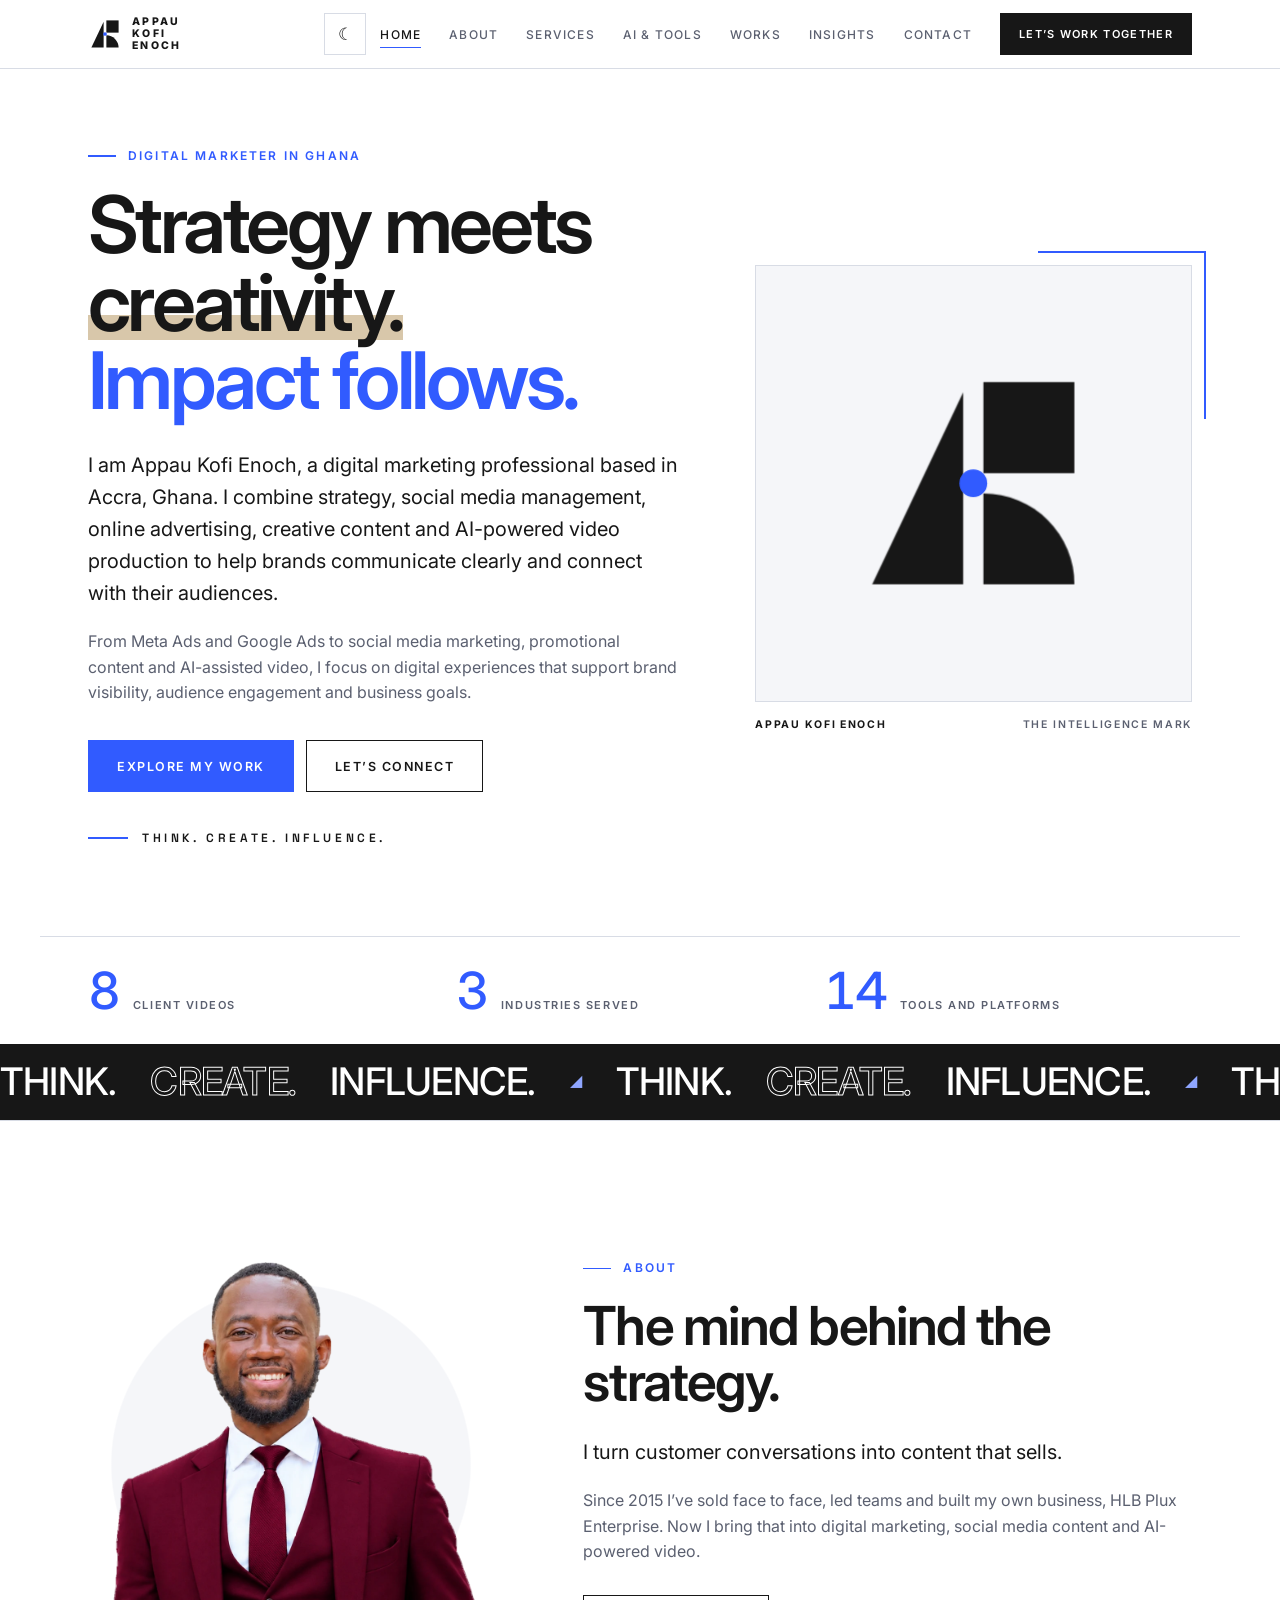
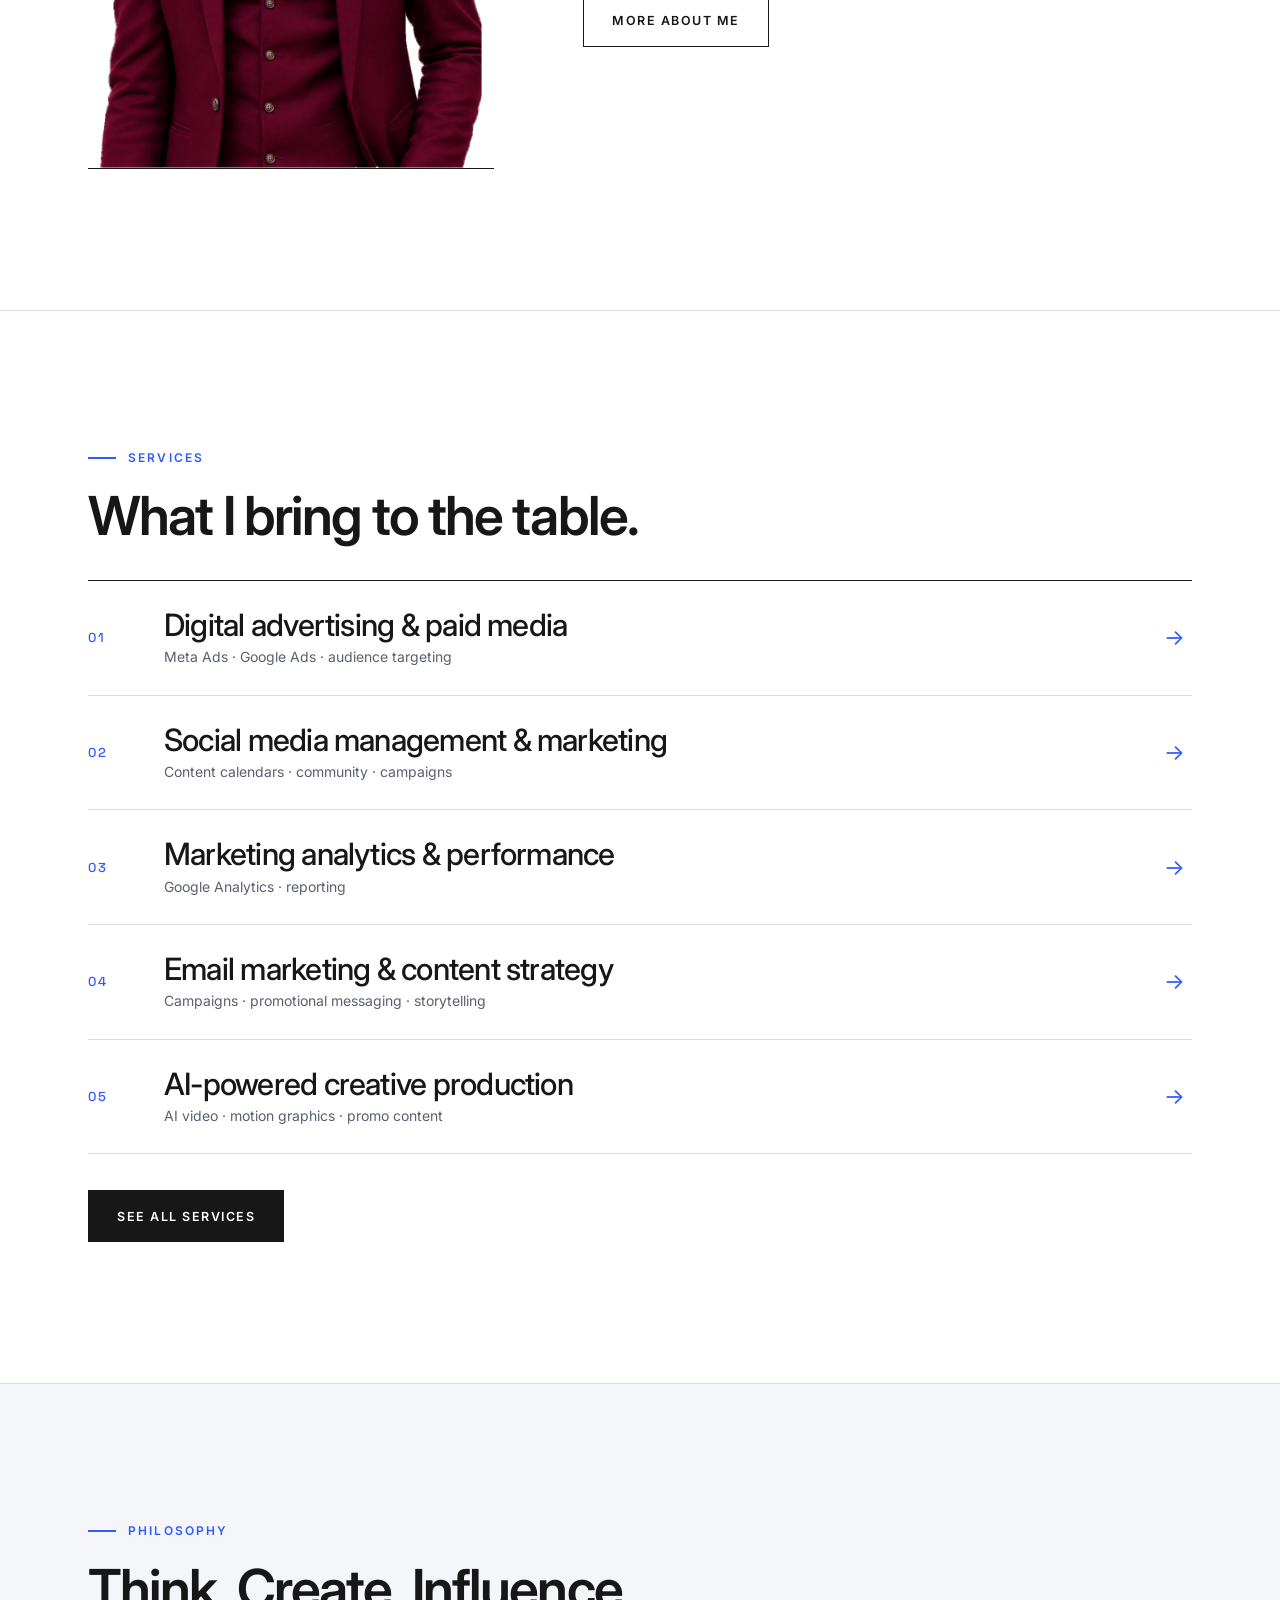
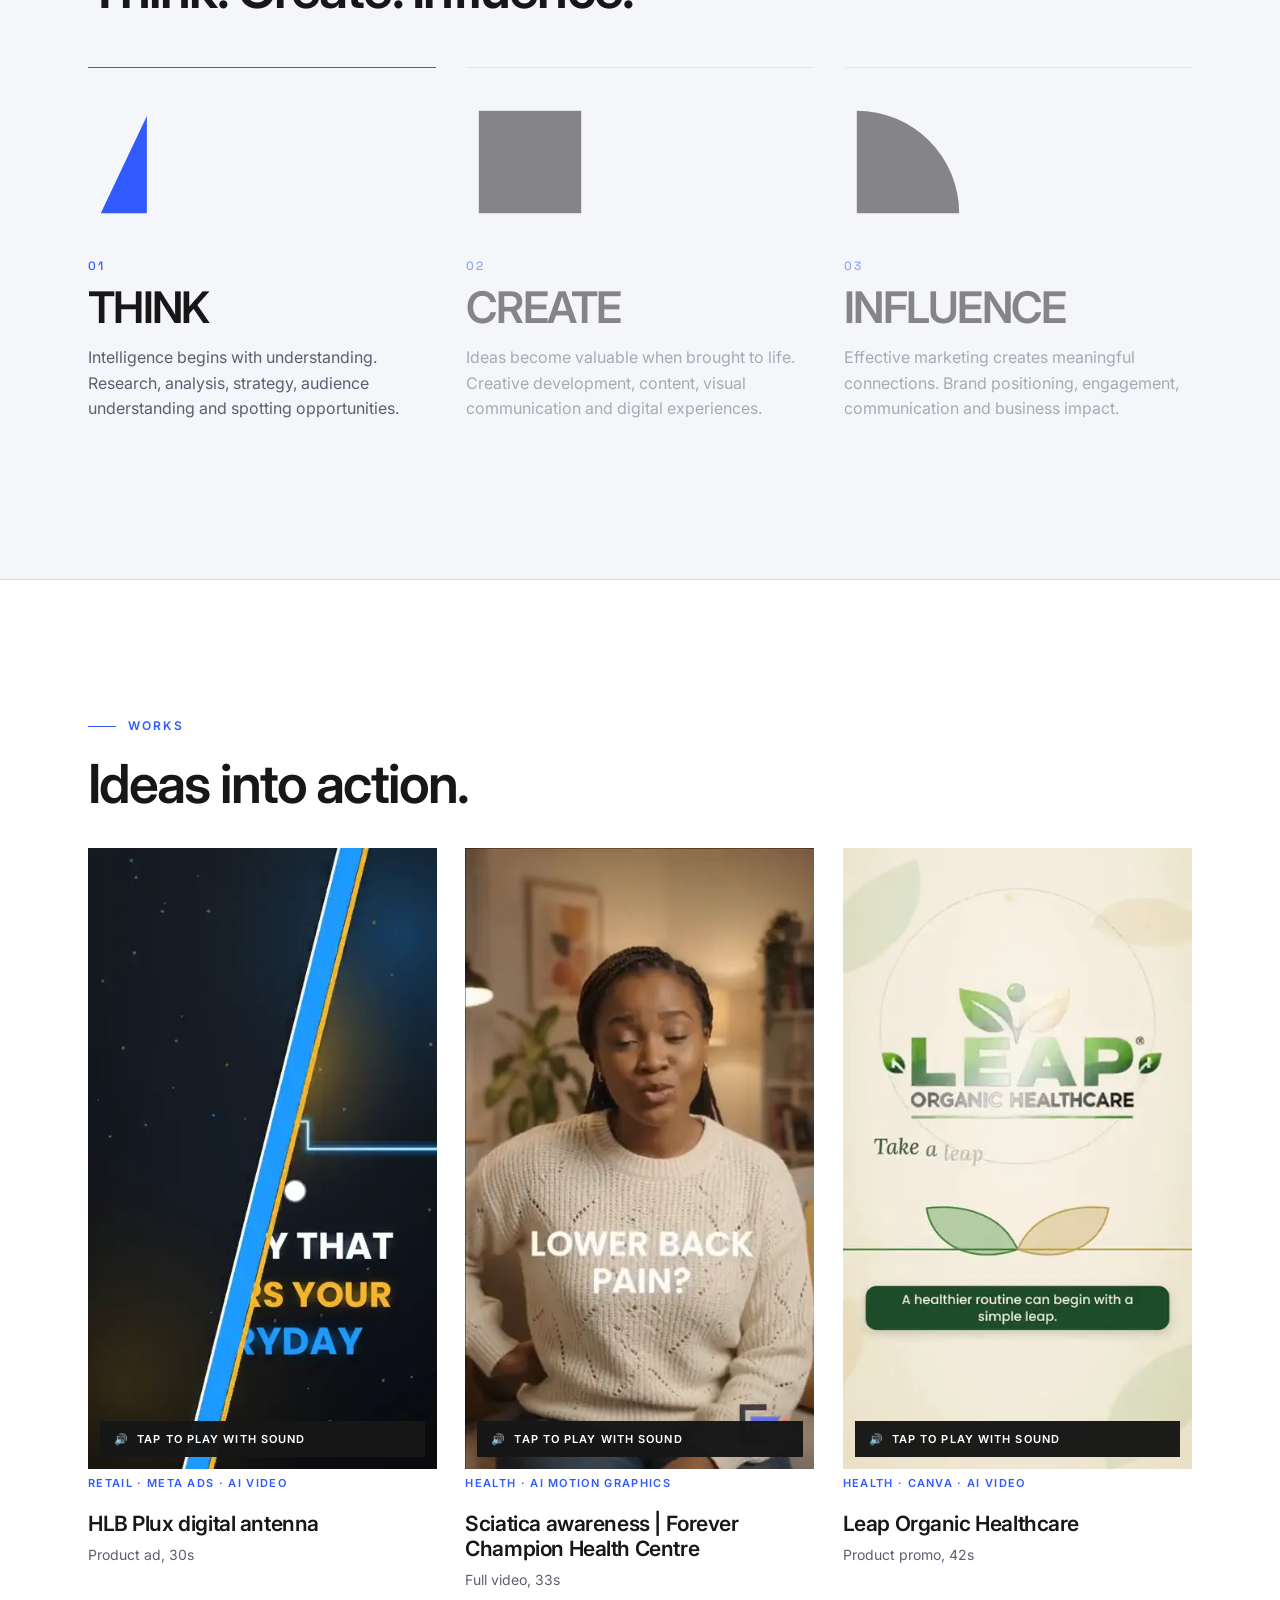
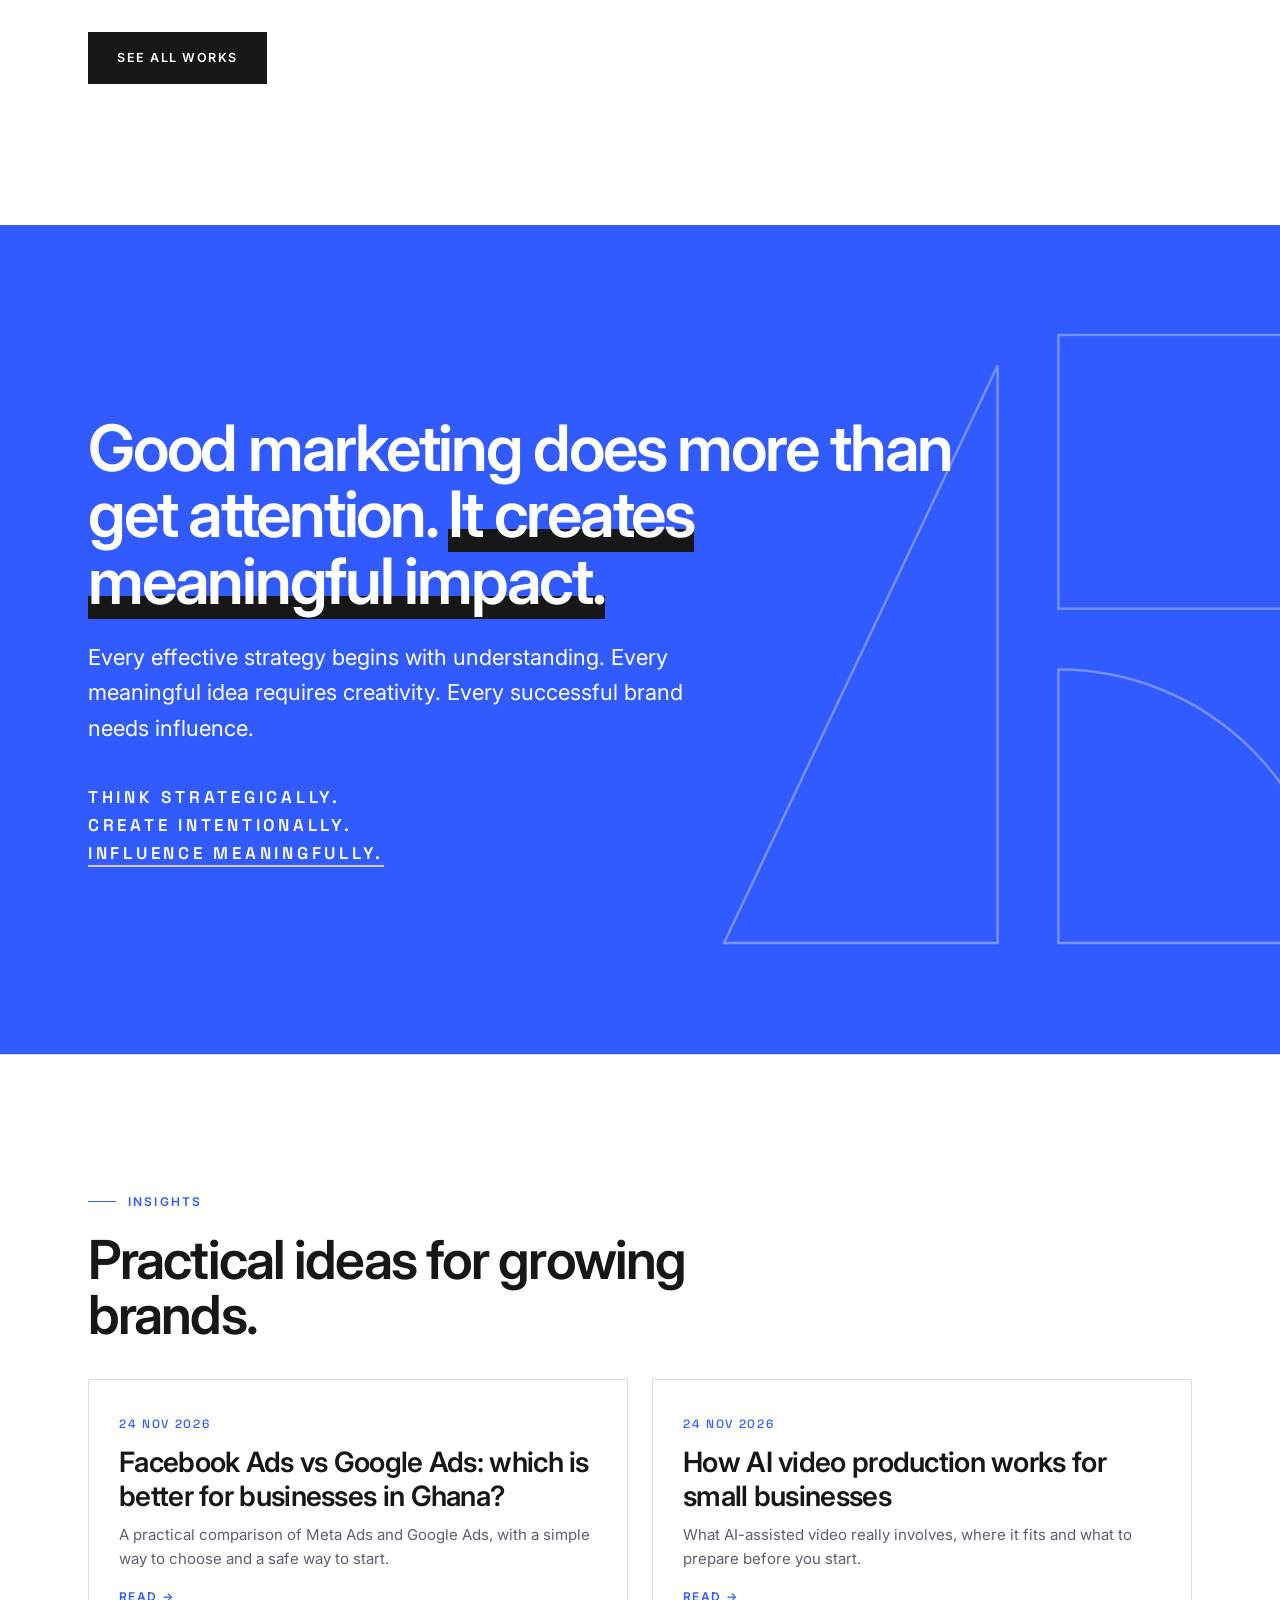
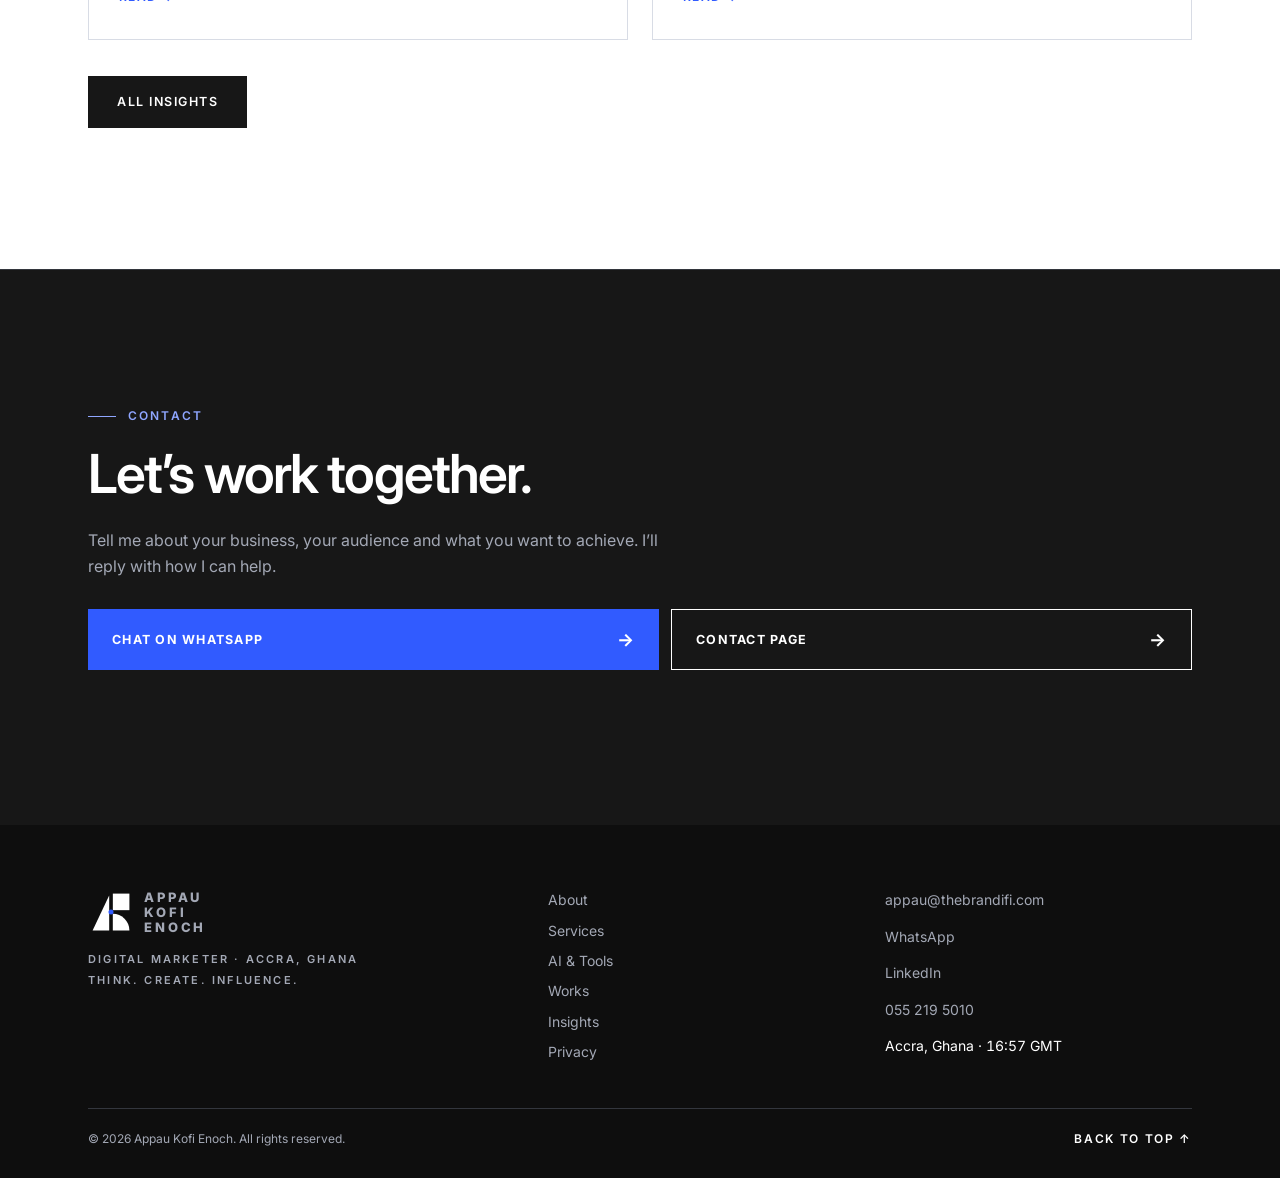
<file: index.html>
<!DOCTYPE html><html lang="en"><head><meta charset="utf-8"><meta name="viewport" content="width=device-width, initial-scale=1, viewport-fit=cover">
<title>Appau Kofi Enoch | Digital Marketer in Ghana</title>
<meta name="description" content="Appau Kofi Enoch is a digital Marketer in Accra, Ghana: Meta Ads, Google Ads, social media management, strategy and AI-powered video production.">
<meta name="robots" content="index,follow,max-image-preview:large,max-snippet:-1,max-video-preview:-1">
<meta name="author" content="Appau Kofi Enoch"><meta name="theme-color" content="#315BFF">
<meta property="og:type" content="website"><meta property="og:site_name" content="Appau Kofi Enoch | The Intelligence Mark"><meta property="og:locale" content="en_GH">
<meta property="og:title" content="Appau Kofi Enoch | Digital Marketer in Ghana"><meta property="og:description" content="Appau Kofi Enoch is a digital Marketer in Accra, Ghana: Meta Ads, Google Ads, social media management, strategy and AI-powered video production.">
<meta name="twitter:card" content="summary_large_image"><meta name="twitter:title" content="Appau Kofi Enoch | Digital Marketer in Ghana"><meta name="twitter:description" content="Appau Kofi Enoch is a digital Marketer in Accra, Ghana: Meta Ads, Google Ads, social media management, strategy and AI-powered video production.">

<link rel="canonical" href="https://appau.thebrandifi.com/">
<link rel="alternate" hreflang="en-gh" href="https://appau.thebrandifi.com/"><link rel="alternate" hreflang="x-default" href="https://appau.thebrandifi.com/">
<meta property="og:url" content="https://appau.thebrandifi.com/">
<meta property="og:image" content="https://appau.thebrandifi.com/og-image.png"><meta property="og:image:width" content="1200"><meta property="og:image:height" content="630"><meta property="og:image:alt" content="Appau Kofi Enoch, Digital Marketer in Ghana">
<meta name="twitter:image" content="https://appau.thebrandifi.com/og-image.png">

<link rel="icon" type="image/svg+xml" href="favicon/favicon.svg">
<link rel="icon" type="image/png" sizes="32x32" href="favicon/favicon-32.png">
<link rel="apple-touch-icon" sizes="180x180" href="favicon/apple-touch-icon.png">
<link rel="manifest" href="site.webmanifest">
<link rel="alternate" type="application/rss+xml" title="Appau Kofi Enoch | Insights" href="feed.xml">
<noscript><style>.rv{opacity:1!important;transform:none!important}</style></noscript>
<link rel="preconnect" href="https://fonts.googleapis.com"><link rel="preconnect" href="https://fonts.gstatic.com" crossorigin>
<link rel="preload" as="style" href="https://fonts.googleapis.com/css2?family=Inter:wght@400;500;600;900&family=Space+Grotesk:wght@500;700&display=swap"><link rel="stylesheet" href="https://fonts.googleapis.com/css2?family=Inter:wght@400;500;600;900&family=Space+Grotesk:wght@500;700&display=swap" media="print" onload="this.media='all'"><noscript><link rel="stylesheet" href="https://fonts.googleapis.com/css2?family=Inter:wght@400;500;600;900&family=Space+Grotesk:wght@500;700&display=swap"></noscript>
<script type="application/ld+json">{"@context": "https://schema.org", "@graph": [{"@type": "WebSite", "@id": "https://appau.thebrandifi.com/#website", "name": "Appau Kofi Enoch", "alternateName": ["The Intelligence Mark"], "inLanguage": "en-GH", "publisher": {"@id": "https://appau.thebrandifi.com/#person"}, "url": "https://appau.thebrandifi.com/"}, {"@type": "ProfilePage", "@id": "https://appau.thebrandifi.com/#profile", "name": "Appau Kofi Enoch | Digital Marketer in Ghana", "description": "Appau Kofi Enoch is a digital Marketer in Accra, Ghana: Meta Ads, Google Ads, social media management, strategy and AI-powered video production.", "inLanguage": "en-GH", "isPartOf": {"@id": "https://appau.thebrandifi.com/#website"}, "dateModified": "2026-11-24", "mainEntity": {"@id": "https://appau.thebrandifi.com/#person"}, "url": "https://appau.thebrandifi.com/"}, {"@type": "Person", "@id": "https://appau.thebrandifi.com/#person", "name": "Appau Kofi Enoch", "alternateName": ["Enoch Kofi Appau"], "jobTitle": "Digital Marketer", "description": "Digital marketer based in Accra, Ghana, working across Meta Ads, Google Ads, social media management, content creation, marketing analytics and AI-powered video production.", "telephone": "+233552195010", "email": "appau@thebrandifi.com", "address": {"@type": "PostalAddress", "addressLocality": "Accra", "addressCountry": "GH"}, "worksFor": {"@type": "Organization", "name": "HLB Plux Enterprise", "founder": {"@id": "https://appau.thebrandifi.com/#person"}}, "alumniOf": {"@type": "CollegeOrUniversity", "name": "IPMC University College"}, "sameAs": ["https://www.linkedin.com/in/appauenoch2", "https://wealthyenoch.my.canva.site/"], "knowsAbout": ["Digital marketing", "Social media marketing", "Meta Ads", "Google Ads", "Google Analytics", "Content creation", "Email marketing", "AI video production", "Motion graphics"], "hasOccupation": {"@type": "Occupation", "name": "Digital Marketer", "occupationLocation": {"@type": "City", "name": "Accra"}}, "hasCredential": [{"@type": "EducationalOccupationalCredential", "name": "Fundamentals of Digital Marketing", "credentialCategory": "certificate", "recognizedBy": {"@type": "Organization", "name": "Google Digital Garage"}, "dateCreated": "2026-09-16"}, {"@type": "EducationalOccupationalCredential", "name": "Marketing with Canva", "credentialCategory": "certificate", "recognizedBy": {"@type": "Organization", "name": "Canva"}, "dateCreated": "2026-05-30"}, {"@type": "EducationalOccupationalCredential", "name": "Canva Essentials", "credentialCategory": "certificate", "recognizedBy": {"@type": "Organization", "name": "Canva"}, "dateCreated": "2026-05-10"}, {"@type": "EducationalOccupationalCredential", "name": "Graphic Design Essentials with Canva", "credentialCategory": "certificate", "recognizedBy": {"@type": "Organization", "name": "Canva"}, "dateCreated": "2026-05-10"}], "mainEntityOfPage": {"@id": "https://appau.thebrandifi.com/#profile"}, "contactPoint": {"@type": "ContactPoint", "contactType": "business enquiries", "email": "appau@thebrandifi.com", "telephone": "+233552195010", "areaServed": "GH", "availableLanguage": "English"}, "url": "https://appau.thebrandifi.com/", "image": "https://appau.thebrandifi.com/assets/appau_kofi_enoch.webp"}]}</script>
<link rel="stylesheet" href="assets/css/main.css?v=2026112305"><script>try{document.documentElement.setAttribute('data-theme',localStorage.getItem('ake-theme2')||'light')}catch(e){document.documentElement.setAttribute('data-theme','light')}</script>
</head><body data-base="">
<a class="skip" href="#main">Skip to main content</a>
<svg width="0" height="0" style="position:absolute"><defs>
<symbol id="sym" viewBox="0 0 100 100"><path d="M10 90 L46 14 L46 90Z"/><rect x="54" y="10" width="36" height="36"/><path d="M54 90 L54 54 A36 36 0 0 1 90 90Z"/></symbol></defs></svg>
<header><div class="w nv"><a href="./" class="logo" aria-label="Appau Kofi Enoch, home"><svg viewBox="0 0 100 100" aria-hidden="true"><g fill="currentColor"><path d="M10 90 L46 14 L46 90Z"/><rect x="54" y="10" width="36" height="36"/><path d="M54 90 L54 54 A36 36 0 0 1 90 90Z"/></g><circle cx="50" cy="50" r="5.5" fill="#315BFF"/></svg><span>APPAU<br>KOFI<br>ENOCH</span></a>
<button class="tg" id="tg" type="button" aria-label="Switch to bright theme" aria-pressed="false">☀</button><nav aria-label="Primary"><button id="mb" aria-expanded="false" aria-controls="nl" aria-label="Menu">☰</button><ul id="nl"><li><a href="./" data-p="home" class="on" aria-current="page">Home</a></li><li><a href="about/" data-p="about">About</a></li><li><a href="services/" data-p="services">Services</a></li><li><a href="ai-tools/" data-p="ai-tools">AI &amp; Tools</a></li><li><a href="works/" data-p="works">Works</a></li><li><a href="insights/" data-p="insights">Insights</a></li><li><a href="contact/" data-p="contact">Contact</a></li><li><a class="btn" href="contact/">Let’s work together</a></li></ul></nav></div><div id="pg" aria-hidden="true"></div></header>
<main id="main" tabindex="-1"><section id="home"><svg class="bgm" viewBox="0 0 100 100" aria-hidden="true"><path class="a1" d="M10 90 L46 14 L46 90Z"/><rect class="a2" x="54" y="10" width="36" height="36"/><path class="a3" d="M54 90 L54 54 A36 36 0 0 1 90 90Z"/><circle class="d" cx="50" cy="50" r="5.5"/></svg>
<div class="w hg"><div><h1><span class="kick">Digital Marketer in Ghana</span> Strategy meets <span class="ol">creativity.</span> <em>Impact follows.</em></h1>
<p class="lead">I am Appau Kofi Enoch, a digital marketing professional based in Accra, Ghana. I combine strategy, social media management, online advertising, creative content and AI-powered video production to help brands communicate clearly and connect with their audiences.</p>
<p>From Meta Ads and Google Ads to social media marketing, promotional content and AI-assisted video, I focus on digital experiences that support brand visibility, audience engagement and business goals.</p>
<div class="ct"><a class="btn bl" href="works/">Explore my work</a><a class="btn o" href="contact/">Let’s connect</a></div><div class="tag">THINK. CREATE. INFLUENCE.</div></div>
<figure class="lg"><svg viewBox="-10 -10 120 120" role="img" aria-label="AKE logo symbol"><g fill="#171717"><path class="s1" d="M10 90 L46 14 L46 90Z"/><rect class="s2" x="54" y="10" width="36" height="36"/><path class="s3" d="M54 90 L54 54 A36 36 0 0 1 90 90Z"/></g><circle class="dt" cx="50" cy="50" r="5.5" fill="#315BFF"/></svg><figcaption><b>APPAU KOFI ENOCH</b><span>The Intelligence Mark</span></figcaption></figure></div>
<div class="w stt"><div><b>8</b><span>Client videos</span></div><div><b>3</b><span>Industries served</span></div><div><b>14</b><span>Tools and platforms</span></div></div>
<div class="sc" aria-hidden="true"><i></i>SCROLL</div></section><div class="tk" aria-hidden="true"><div class="tt"><span>THINK.</span><span class="o">CREATE.</span><span>INFLUENCE.</span><i>◢</i><span>THINK.</span><span class="o">CREATE.</span><span>INFLUENCE.</span><i>◢</i><span>THINK.</span><span class="o">CREATE.</span><span>INFLUENCE.</span><i>◢</i><span>THINK.</span><span class="o">CREATE.</span><span>INFLUENCE.</span><i>◢</i><span>THINK.</span><span class="o">CREATE.</span><span>INFLUENCE.</span><i>◢</i><span>THINK.</span><span class="o">CREATE.</span><span>INFLUENCE.</span><i>◢</i><span>THINK.</span><span class="o">CREATE.</span><span>INFLUENCE.</span><i>◢</i><span>THINK.</span><span class="o">CREATE.</span><span>INFLUENCE.</span><i>◢</i></div></div><section id="about-intro"><div class="w ab"><div class="pf rv"><img src="assets/appau_kofi_enoch.webp" alt="Appau Kofi Enoch, digital Marketer in Accra, Ghana" loading="lazy" width="936" height="1240"></div><div class="rv"><p class="kick">About</p><h2>The mind behind the strategy.</h2><p class="lead">I turn customer conversations into content that sells.</p><p>Since 2015 I’ve sold face to face, led teams and built my own business, HLB Plux Enterprise. Now I bring that into digital marketing, social media content and AI-powered video.</p><a class="btn o" href="about/" style="margin-top:14px">More about me</a></div></div></section><section id="what"><div class="w"><p class="kick">Services</p><h2>What I bring to the table.</h2><div class="hmx"><a class="rv" href="services/"><b>01</b><span><strong>Digital advertising & paid media</strong><em>Meta Ads · Google Ads · audience targeting</em></span><i>→</i></a><a class="rv" href="services/"><b>02</b><span><strong>Social media management & marketing</strong><em>Content calendars · community · campaigns</em></span><i>→</i></a><a class="rv" href="services/"><b>03</b><span><strong>Marketing analytics & performance</strong><em>Google Analytics · reporting</em></span><i>→</i></a><a class="rv" href="services/"><b>04</b><span><strong>Email marketing & content strategy</strong><em>Campaigns · promotional messaging · storytelling</em></span><i>→</i></a><a class="rv" href="services/"><b>05</b><span><strong>AI-powered creative production</strong><em>AI video · motion graphics · promo content</em></span><i>→</i></a></div><a class="btn" href="services/" style="margin-top:36px">See all services</a></div></section><section id="philosophy"><div class="w"><p class="kick">Philosophy</p><h2>Think. Create. Influence.</h2>
<div class="ph" id="ph">
<div class="on"><svg viewBox="0 0 100 100" aria-hidden="true"><path d="M10 90 L46 14 L46 90Z"/></svg><b>01</b><h3>THINK</h3><p>Intelligence begins with understanding. Research, analysis, strategy, audience understanding and spotting opportunities.</p></div>
<div><svg viewBox="0 0 100 100" aria-hidden="true"><rect x="10" y="10" width="80" height="80" transform="translate(0 0)"/></svg><b>02</b><h3>CREATE</h3><p>Ideas become valuable when brought to life. Creative development, content, visual communication and digital experiences.</p></div>
<div><svg viewBox="0 0 100 100" aria-hidden="true"><path d="M10 90 L10 10 A80 80 0 0 1 90 90Z" transform="rotate(0)"/></svg><b>03</b><h3>INFLUENCE</h3><p>Effective marketing creates meaningful connections. Brand positioning, engagement, communication and business impact.</p></div></div></div></section><section id="featured"><div class="w"><p class="kick">Works</p><h2>Ideas into action.</h2><div class="wk wk3"><article class="rv" data-c="Retail"><div class="vf"><video muted="" loop="" playsinline="" preload="none" poster="assets/video/hlb.webp" data-v="hlb" aria-label="HLB Plux digital antenna preview"></video><button type="button" aria-label="Mute or unmute HLB Plux digital antenna">🔊</button><span class="hint">Tap to play with sound</span></div><small>Retail · Meta Ads · AI Video</small><h3>HLB Plux digital antenna</h3><p>Product ad, 30s</p></article><article class="rv" data-c="Health"><div class="vf"><video muted="" loop="" playsinline="" preload="none" poster="assets/video/sciF.webp" data-v="sciF" aria-label="Sciatica awareness | Forever Champion Health Centre preview"></video><button type="button" aria-label="Mute or unmute Sciatica awareness | Forever Champion Health Centre">🔊</button><span class="hint">Tap to play with sound</span></div><small>Health · AI Motion Graphics</small><h3>Sciatica awareness | Forever Champion Health Centre</h3><p>Full video, 33s</p></article><article class="rv" data-c="Health"><div class="vf"><video muted="" loop="" playsinline="" preload="none" poster="assets/video/leap.webp" data-v="leap" aria-label="Leap Organic Healthcare preview"></video><button type="button" aria-label="Mute or unmute Leap Organic Healthcare">🔊</button><span class="hint">Tap to play with sound</span></div><small>Health · Canva · AI Video</small><h3>Leap Organic Healthcare</h3><p>Product promo, 42s</p></article></div><a class="btn" href="works/" style="margin-top:40px">See all works</a></div></section><section class="bl" id="st"><div class="w rv"><h2>Good marketing does more than get attention. <em>It creates meaningful impact.</em></h2>
<p style="font-size:clamp(16px,2vw,22px);color:#fff;max-width:46ch">Every effective strategy begins with understanding. Every meaningful idea requires creativity. Every successful brand needs influence.</p>
<div class="tri"><span>THINK STRATEGICALLY.</span><span>CREATE INTENTIONALLY.</span><span style="color:#171717">INFLUENCE MEANINGFULLY.</span></div></div></section><section id="insights-home"><div class="w"><p class="kick">Insights</p><h2>Practical ideas for growing brands.</h2><div class="insl"><a class="rv" href="insights/facebook-ads-vs-google-ads-ghana/"><b>24 NOV 2026</b><strong>Facebook Ads vs Google Ads: which is better for businesses in Ghana?</strong><em>A practical comparison of Meta Ads and Google Ads, with a simple way to choose and a safe way to start.</em><i>Read →</i></a><a class="rv" href="insights/ai-video-production-small-business/"><b>24 NOV 2026</b><strong>How AI video production works for small businesses</strong><em>What AI-assisted video really involves, where it fits and what to prepare before you start.</em><i>Read →</i></a></div><a class="btn" href="insights/" style="margin-top:36px">All insights</a></div></section><section class="dk ctab" id="cta"><div class="w"><p class="kick">Contact</p><h2>Let’s work together.</h2><p>Tell me about your business, your audience and what you want to achieve. I’ll reply with how I can help.</p><div class="cta"><a class="wa" href="https://wa.me/233552195010" target="_blank" rel="noopener">Chat on WhatsApp <b>→</b></a><a class="em2" href="contact/">Contact page <b>→</b></a></div></div></section></main>
<a href="./" id="top" class="top totop" aria-label="Back to top">↑</a>
<footer class="dk"><div class="w"><div class="fg"><div><a href="./" class="logo" style="font-size:13px"><svg viewBox="0 0 100 100" style="width:46px;height:46px" aria-hidden="true"><g fill="#fff"><path d="M10 90 L46 14 L46 90Z"/><rect x="54" y="10" width="36" height="36"/><path d="M54 90 L54 54 A36 36 0 0 1 90 90Z"/></g><circle cx="50" cy="50" r="5.5" fill="#315BFF"/></svg><span>APPAU<br>KOFI<br>ENOCH</span></a><small>DIGITAL MARKETER · ACCRA, GHANA<br>THINK. CREATE. INFLUENCE.</small></div>
<ul><li><a href="about/">About</a></li><li><a href="services/">Services</a></li><li><a href="ai-tools/">AI &amp; Tools</a></li><li><a href="works/">Works</a></li><li><a href="insights/">Insights</a></li><li><a href="privacy/">Privacy</a></li></ul>
<ul><li><a href="mailto:appau@thebrandifi.com">appau@thebrandifi.com</a></li><li><a href="https://wa.me/233552195010">WhatsApp</a></li><li><a href="https://www.linkedin.com/in/appauenoch2" target="_blank" rel="me noopener">LinkedIn</a></li><li><a href="tel:+233552195010">055 219 5010</a></li><li>Accra, Ghana · <span class="clk">GMT</span></li></ul></div>
<div class="bt"><span>© <span id="yr"></span> Appau Kofi Enoch. All rights reserved.</span><a href="./" class="totop">BACK TO TOP ↑</a></div></div></footer>
<script src="assets/js/main.js?v=2026112305" defer></script></body></html>
</file>
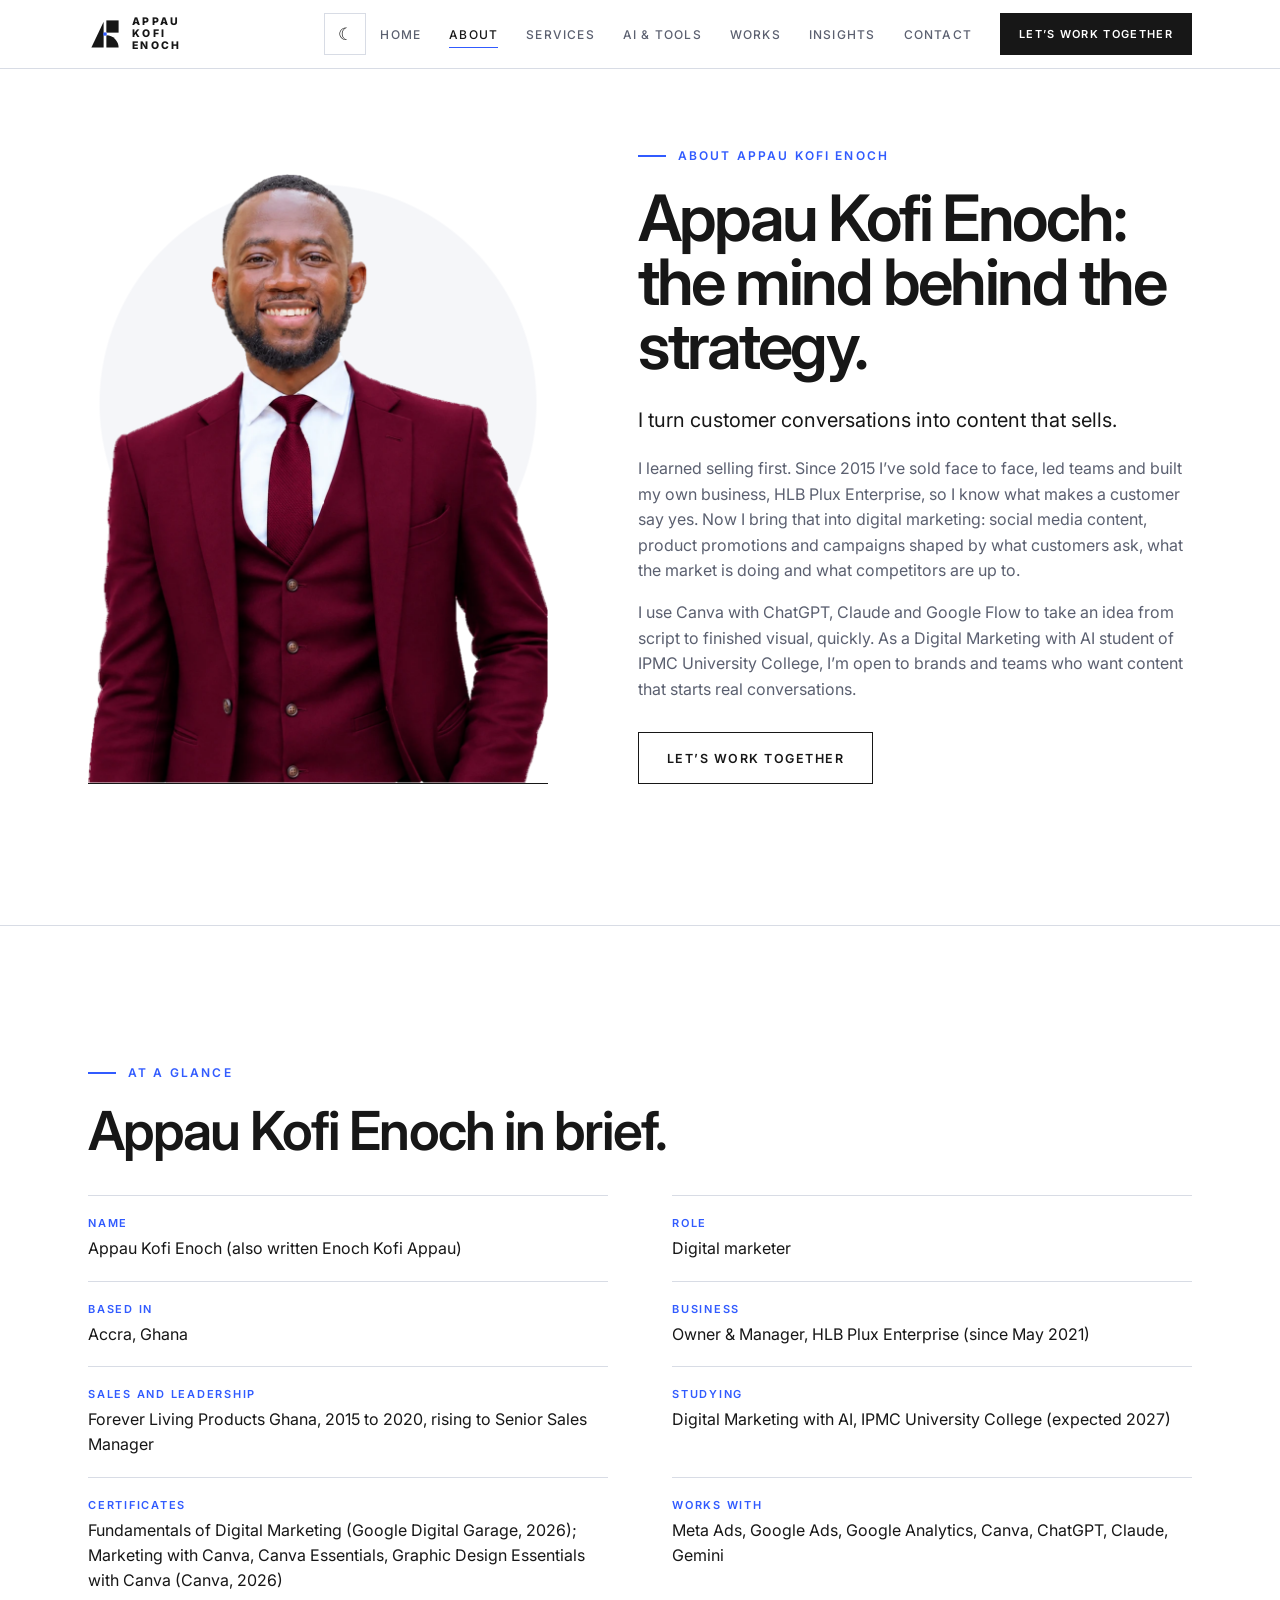
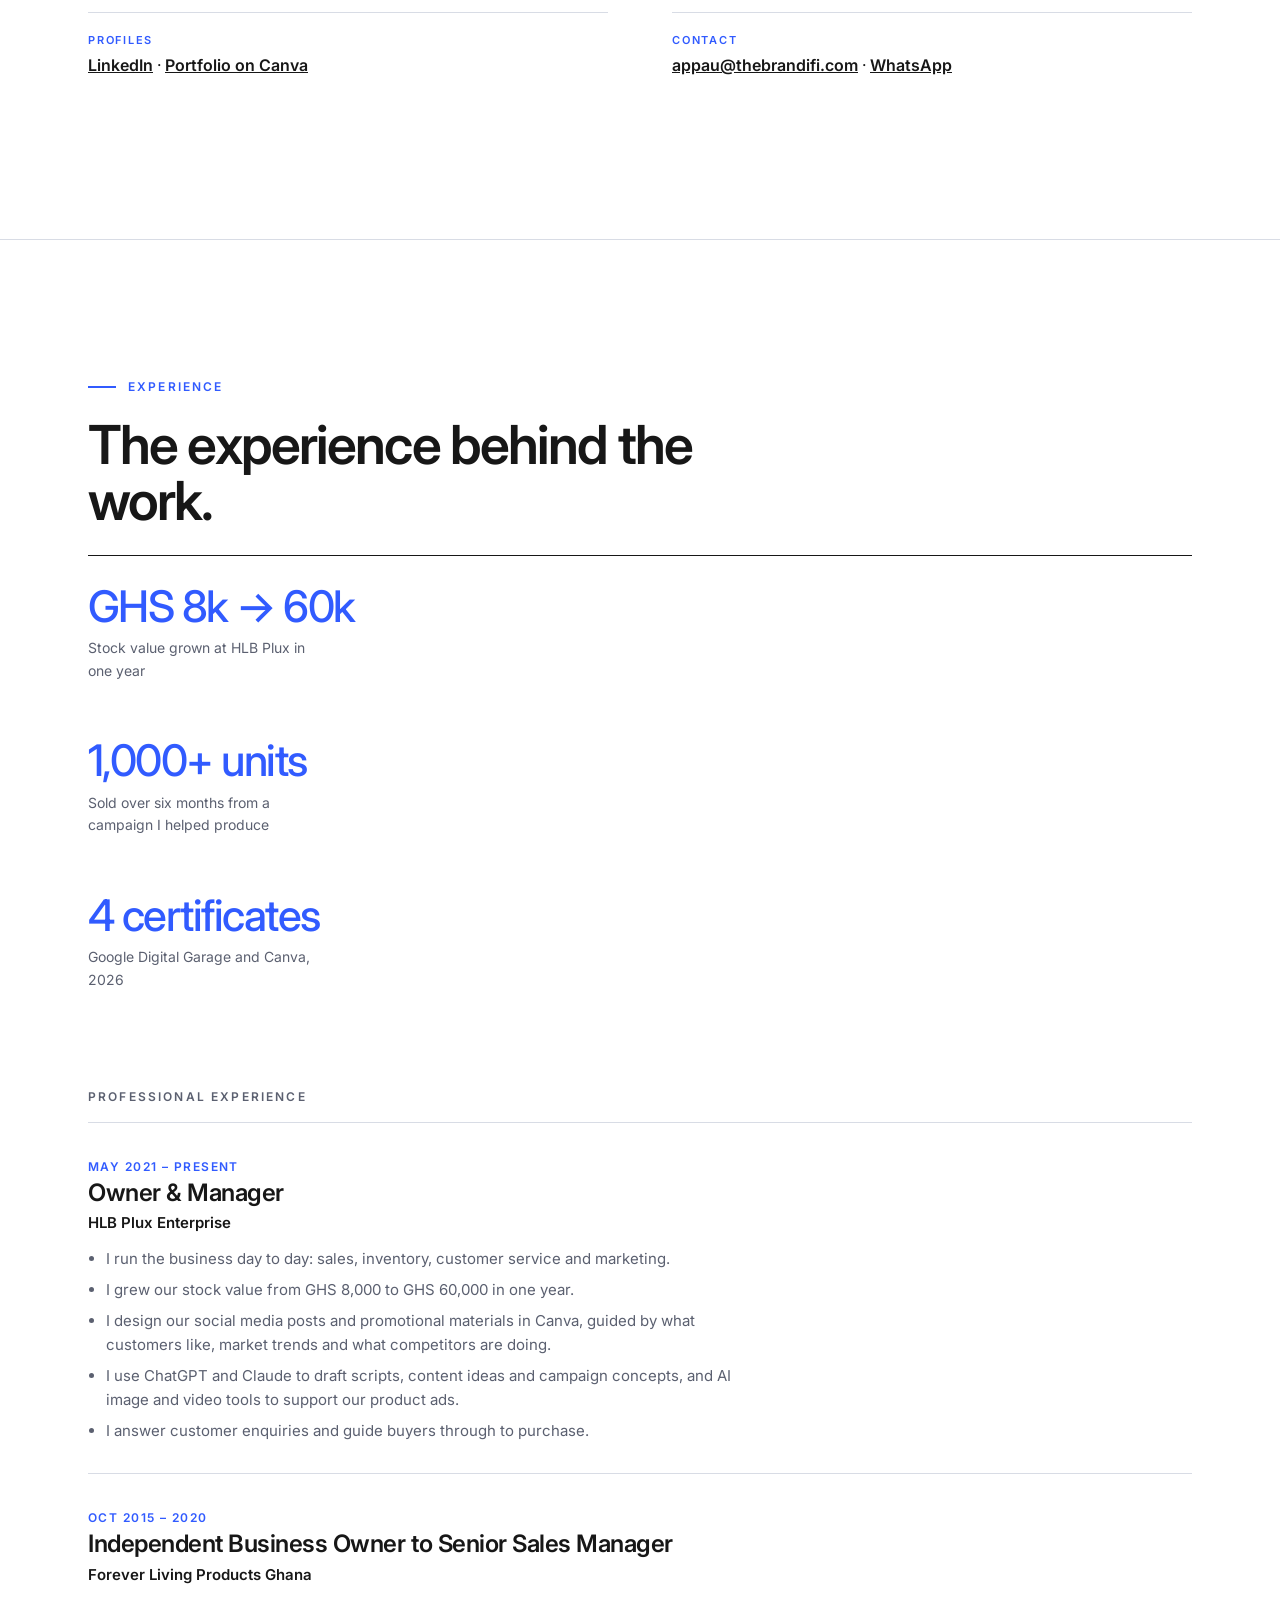
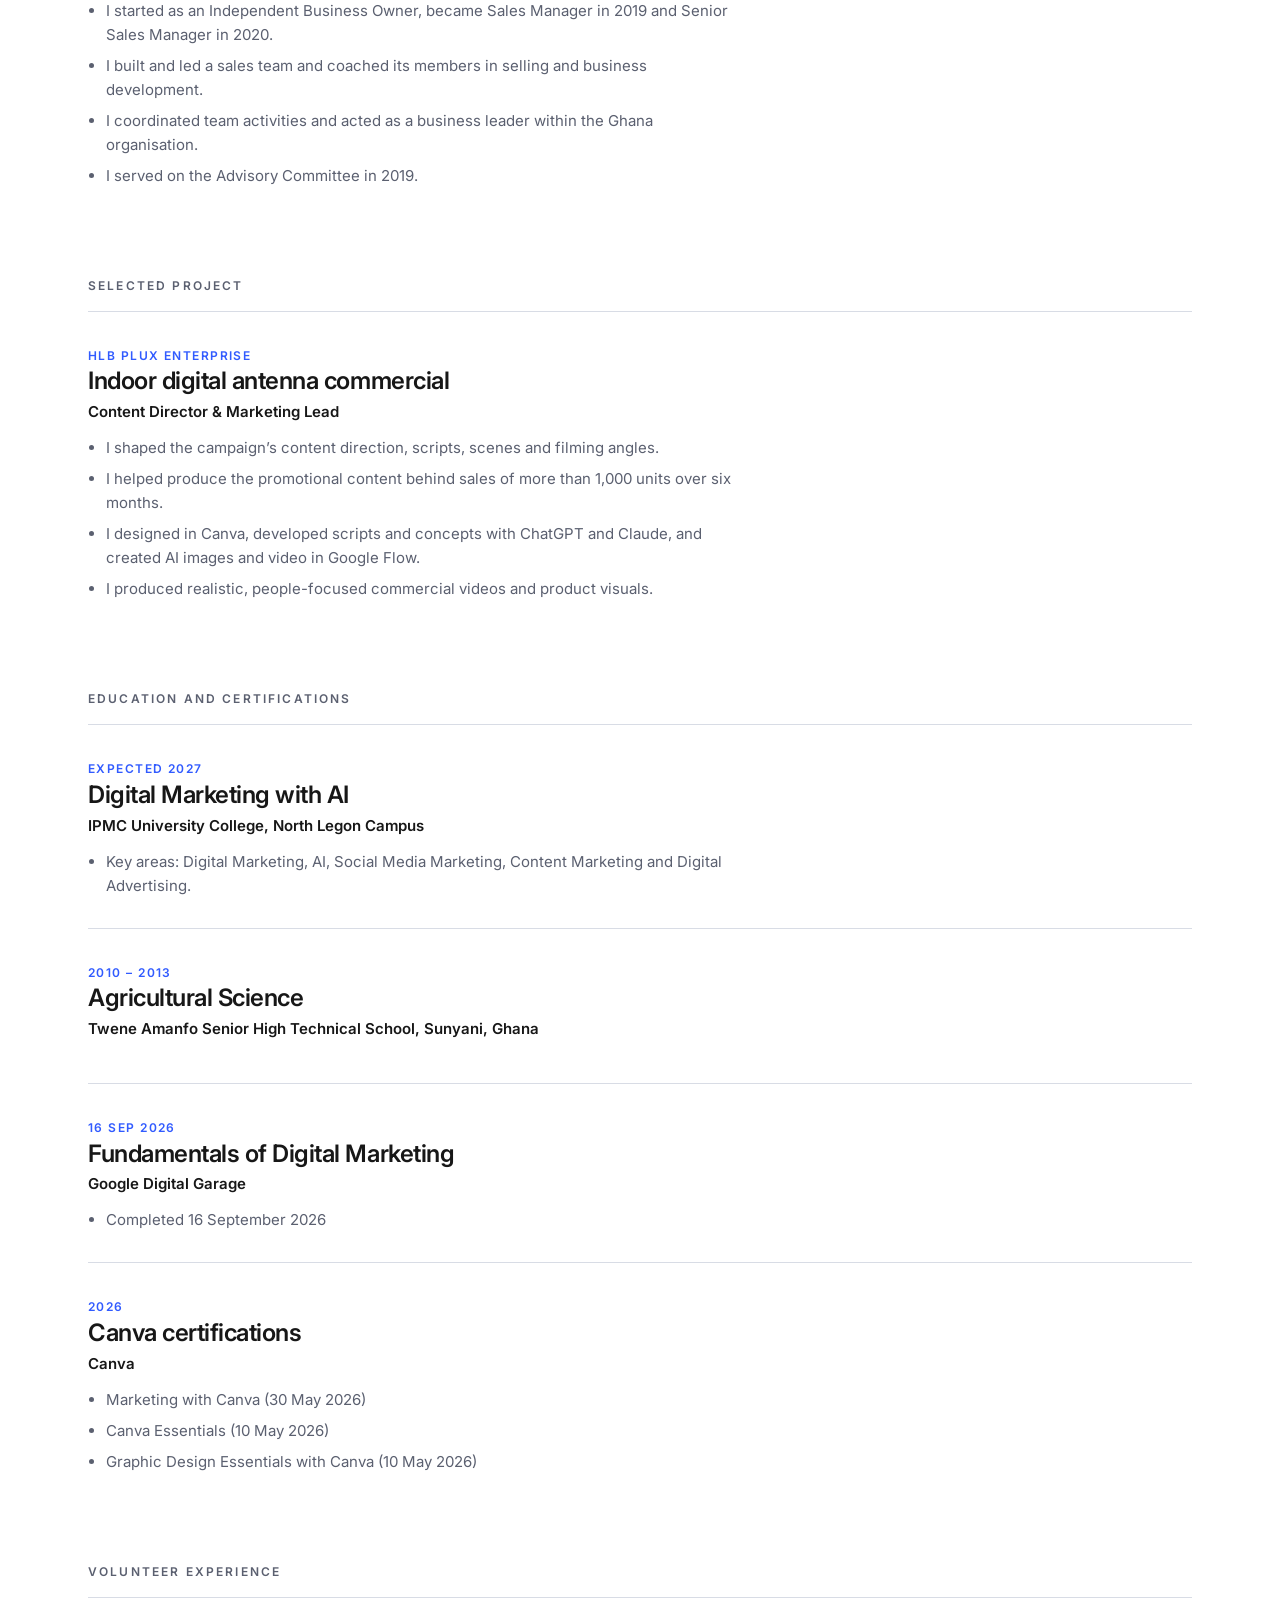
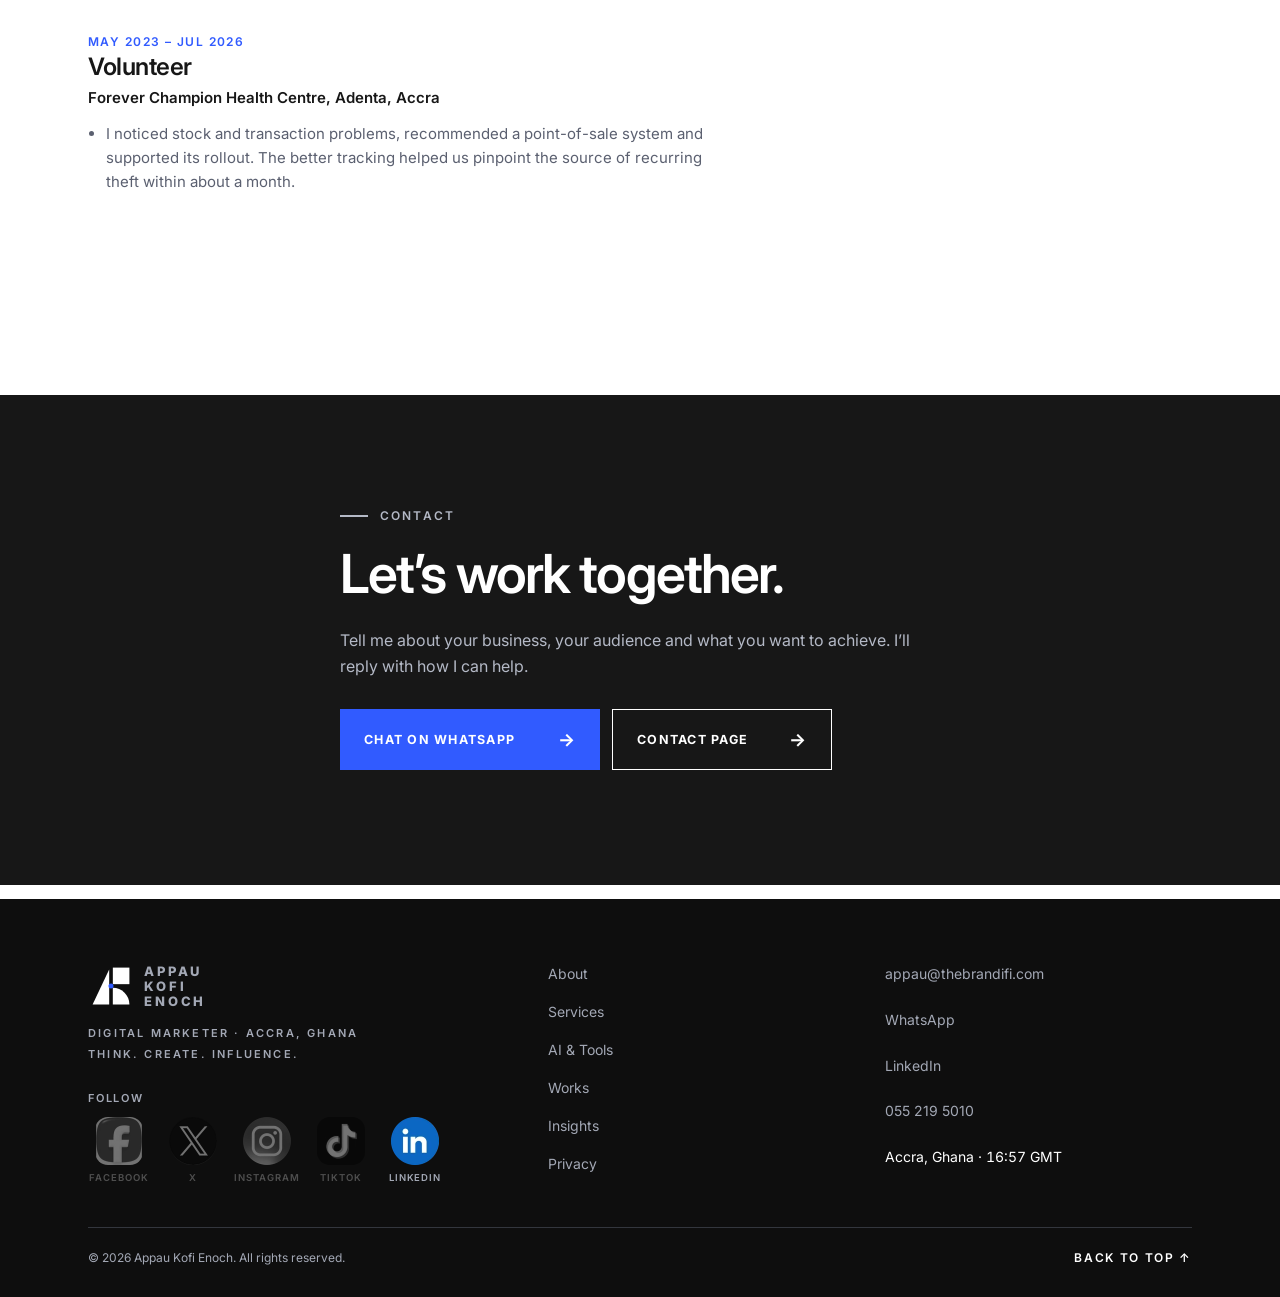
<file: about/index.html>
<!DOCTYPE html><html lang="en"><head><meta charset="utf-8"><meta name="viewport" content="width=device-width, initial-scale=1, viewport-fit=cover">
<title>About Appau Kofi Enoch | Digital Marketer in Accra, Ghana</title>
<meta name="description" content="About Appau Kofi Enoch, a digital marketer in Accra, Ghana: experience at HLB Plux Enterprise and Forever Living, IPMC studies, Google and Canva certificates.">
<meta name="robots" content="index,follow,max-image-preview:large,max-snippet:-1,max-video-preview:-1">
<meta name="author" content="Appau Kofi Enoch"><meta name="theme-color" content="#315BFF">
<meta property="og:type" content="website"><meta property="og:site_name" content="Appau Kofi Enoch | The Intelligence Mark"><meta property="og:locale" content="en_GH">
<meta property="og:title" content="About Appau Kofi Enoch | Digital Marketer in Accra, Ghana"><meta property="og:description" content="About Appau Kofi Enoch, a digital marketer in Accra, Ghana: experience at HLB Plux Enterprise and Forever Living, IPMC studies, Google and Canva certificates.">
<meta name="twitter:card" content="summary_large_image"><meta name="twitter:title" content="About Appau Kofi Enoch | Digital Marketer in Accra, Ghana"><meta name="twitter:description" content="About Appau Kofi Enoch, a digital marketer in Accra, Ghana: experience at HLB Plux Enterprise and Forever Living, IPMC studies, Google and Canva certificates.">

<link rel="canonical" href="https://appau.thebrandifi.com/about/">
<link rel="alternate" hreflang="en-gh" href="https://appau.thebrandifi.com/about/"><link rel="alternate" hreflang="x-default" href="https://appau.thebrandifi.com/about/">
<meta property="og:url" content="https://appau.thebrandifi.com/about/">
<meta property="og:image" content="https://appau.thebrandifi.com/og-image.png"><meta property="og:image:width" content="1200"><meta property="og:image:height" content="630"><meta property="og:image:alt" content="Appau Kofi Enoch, Digital Marketer in Ghana">
<meta name="twitter:image" content="https://appau.thebrandifi.com/og-image.png">
<script type="application/ld+json">{"@context": "https://schema.org", "@type": "BreadcrumbList", "itemListElement": [{"@type": "ListItem", "position": 1, "name": "Home", "item": "https://appau.thebrandifi.com/"}, {"@type": "ListItem", "position": 2, "name": "About", "item": "https://appau.thebrandifi.com/about/"}]}</script>

<link rel="icon" type="image/svg+xml" href="../favicon/favicon.svg">
<link rel="icon" type="image/png" sizes="32x32" href="../favicon/favicon-32.png">
<link rel="apple-touch-icon" sizes="180x180" href="../favicon/apple-touch-icon.png">
<link rel="manifest" href="../site.webmanifest">
<link rel="alternate" type="application/rss+xml" title="Appau Kofi Enoch | Insights" href="../feed.xml">
<noscript><style>.rv{opacity:1!important;transform:none!important}</style></noscript>
<link rel="preconnect" href="https://fonts.googleapis.com"><link rel="preconnect" href="https://fonts.gstatic.com" crossorigin>
<link rel="preload" as="style" href="https://fonts.googleapis.com/css2?family=Inter:wght@400;500;600;900&family=Space+Grotesk:wght@500;700&display=swap"><link rel="stylesheet" href="https://fonts.googleapis.com/css2?family=Inter:wght@400;500;600;900&family=Space+Grotesk:wght@500;700&display=swap" media="print" onload="this.media='all'"><noscript><link rel="stylesheet" href="https://fonts.googleapis.com/css2?family=Inter:wght@400;500;600;900&family=Space+Grotesk:wght@500;700&display=swap"></noscript>
<script type="application/ld+json">{"@context": "https://schema.org", "@graph": [{"@type": "AboutPage", "@id": "https://appau.thebrandifi.com/#webpage", "name": "About Appau Kofi Enoch | Digital Marketer in Accra, Ghana", "description": "About Appau Kofi Enoch, a digital marketer in Accra, Ghana: experience at HLB Plux Enterprise and Forever Living, IPMC studies, Google and Canva certificates.", "inLanguage": "en-GH", "isPartOf": {"@type": "WebSite", "@id": "https://appau.thebrandifi.com/#website", "name": "Appau Kofi Enoch"}, "dateModified": "2026-11-24", "about": {"@id": "https://appau.thebrandifi.com/#person"}, "mainEntity": {"@id": "https://appau.thebrandifi.com/#person"}, "url": "https://appau.thebrandifi.com/about/"}, {"@type": "Person", "@id": "https://appau.thebrandifi.com/#person", "name": "Appau Kofi Enoch", "alternateName": ["Enoch Kofi Appau"], "jobTitle": "Digital Marketer", "description": "Digital marketer based in Accra, Ghana, working across Meta Ads, Google Ads, social media management, content creation, marketing analytics and AI-powered video production.", "telephone": "+233552195010", "email": "appau@thebrandifi.com", "address": {"@type": "PostalAddress", "addressLocality": "Accra", "addressCountry": "GH"}, "worksFor": {"@type": "Organization", "name": "HLB Plux Enterprise", "founder": {"@id": "https://appau.thebrandifi.com/#person"}}, "alumniOf": {"@type": "CollegeOrUniversity", "name": "IPMC University College"}, "sameAs": ["https://www.linkedin.com/in/appauenoch2", "https://wealthyenoch.my.canva.site/"], "knowsAbout": ["Digital marketing", "Social media marketing", "Meta Ads", "Google Ads", "Google Analytics", "Content creation", "Email marketing", "AI video production", "Motion graphics"], "hasOccupation": {"@type": "Occupation", "name": "Digital Marketer", "occupationLocation": {"@type": "City", "name": "Accra"}}, "hasCredential": [{"@type": "EducationalOccupationalCredential", "name": "Fundamentals of Digital Marketing", "credentialCategory": "certificate", "recognizedBy": {"@type": "Organization", "name": "Google Digital Garage"}, "dateCreated": "2026-09-16"}, {"@type": "EducationalOccupationalCredential", "name": "Marketing with Canva", "credentialCategory": "certificate", "recognizedBy": {"@type": "Organization", "name": "Canva"}, "dateCreated": "2026-05-30"}, {"@type": "EducationalOccupationalCredential", "name": "Canva Essentials", "credentialCategory": "certificate", "recognizedBy": {"@type": "Organization", "name": "Canva"}, "dateCreated": "2026-05-10"}, {"@type": "EducationalOccupationalCredential", "name": "Graphic Design Essentials with Canva", "credentialCategory": "certificate", "recognizedBy": {"@type": "Organization", "name": "Canva"}, "dateCreated": "2026-05-10"}], "mainEntityOfPage": {"@id": "https://appau.thebrandifi.com/#webpage"}, "contactPoint": {"@type": "ContactPoint", "contactType": "business enquiries", "email": "appau@thebrandifi.com", "telephone": "+233552195010", "areaServed": "GH", "availableLanguage": "English"}, "url": "https://appau.thebrandifi.com/", "image": "https://appau.thebrandifi.com/assets/appau_kofi_enoch.webp"}]}</script>
<link rel="stylesheet" href="../assets/css/main.css?v=2026112305"><script>try{document.documentElement.setAttribute('data-theme',localStorage.getItem('ake-theme2')||'light')}catch(e){document.documentElement.setAttribute('data-theme','light')}</script>
</head><body data-base="../">
<a class="skip" href="#main">Skip to main content</a>
<svg width="0" height="0" style="position:absolute"><defs>
<symbol id="sym" viewBox="0 0 100 100"><path d="M10 90 L46 14 L46 90Z"/><rect x="54" y="10" width="36" height="36"/><path d="M54 90 L54 54 A36 36 0 0 1 90 90Z"/></symbol></defs></svg>
<header><div class="w nv"><a href="../" class="logo" aria-label="Appau Kofi Enoch, home"><svg viewBox="0 0 100 100" aria-hidden="true"><g fill="currentColor"><path d="M10 90 L46 14 L46 90Z"/><rect x="54" y="10" width="36" height="36"/><path d="M54 90 L54 54 A36 36 0 0 1 90 90Z"/></g><circle cx="50" cy="50" r="5.5" fill="#315BFF"/></svg><span>APPAU<br>KOFI<br>ENOCH</span></a>
<button class="tg" id="tg" type="button" aria-label="Switch to bright theme" aria-pressed="false">☀</button><nav aria-label="Primary"><button id="mb" aria-expanded="false" aria-controls="nl" aria-label="Menu">☰</button><ul id="nl"><li><a href="../" data-p="home">Home</a></li><li><a href="../about/" data-p="about" class="on" aria-current="page">About</a></li><li><a href="../services/" data-p="services">Services</a></li><li><a href="../ai-tools/" data-p="ai-tools">AI &amp; Tools</a></li><li><a href="../works/" data-p="works">Works</a></li><li><a href="../insights/" data-p="insights">Insights</a></li><li><a href="../contact/" data-p="contact">Contact</a></li><li><a class="btn" href="../contact/">Let’s work together</a></li></ul></nav></div><div id="pg" aria-hidden="true"></div></header>
<main id="main" tabindex="-1"><section class="first" id="about"><div class="w ab"><div class="pf rv"><img src="../assets/appau_kofi_enoch.webp" alt="Appau Kofi Enoch, digital Marketer in Accra, Ghana" fetchpriority="high" width="936" height="1240"></div>
<div class="rv"><p class="kick">About Appau Kofi Enoch</p><h1 class="h1s">Appau Kofi Enoch: the mind behind the strategy.</h1>
<p class="lead">I turn customer conversations into content that sells.</p>
<p>I learned selling first. Since 2015 I’ve sold face to face, led teams and built my own business, HLB Plux Enterprise, so I know what makes a customer say yes. Now I bring that into digital marketing: social media content, product promotions and campaigns shaped by what customers ask, what the market is doing and what competitors are up to.</p>
<p>I use Canva with ChatGPT, Claude and Google Flow to take an idea from script to finished visual, quickly. As a Digital Marketing with AI student of IPMC University College, I’m open to brands and teams who want content that starts real conversations.</p>
<a class="btn o" href="../contact/" style="margin-top:14px">Let’s work together</a></div></div></section><section id="glance"><div class="w"><p class="kick">At a glance</p><h2>Appau Kofi Enoch in brief.</h2><dl class="gl"><div class="rv"><dt>Name</dt><dd>Appau Kofi Enoch (also written Enoch Kofi Appau)</dd></div><div class="rv"><dt>Role</dt><dd>Digital marketer</dd></div><div class="rv"><dt>Based in</dt><dd>Accra, Ghana</dd></div><div class="rv"><dt>Business</dt><dd>Owner &amp; Manager, HLB Plux Enterprise (since May 2021)</dd></div><div class="rv"><dt>Sales and leadership</dt><dd>Forever Living Products Ghana, 2015 to 2020, rising to Senior Sales Manager</dd></div><div class="rv"><dt>Studying</dt><dd>Digital Marketing with AI, IPMC University College (expected 2027)</dd></div><div class="rv"><dt>Certificates</dt><dd>Fundamentals of Digital Marketing (Google Digital Garage, 2026); Marketing with Canva, Canva Essentials, Graphic Design Essentials with Canva (Canva, 2026)</dd></div><div class="rv"><dt>Works with</dt><dd>Meta Ads, Google Ads, Google Analytics, Canva, ChatGPT, Claude, Gemini</dd></div><div class="rv"><dt>Profiles</dt><dd><a href="https://www.linkedin.com/in/appauenoch2" rel="me noopener" target="_blank">LinkedIn</a> · <a href="https://wealthyenoch.my.canva.site/" rel="me noopener" target="_blank">Portfolio on Canva</a></dd></div><div class="rv"><dt>Contact</dt><dd><a href="mailto:appau@thebrandifi.com">appau@thebrandifi.com</a> · <a href="https://wa.me/233552195010" target="_blank" rel="noopener">WhatsApp</a></dd></div></dl></div></section><section id="experience"><div class="w"><p class="kick">Experience</p><h2>The experience behind the work.</h2>
<div class="hl rv"><div><b>GHS 8k → 60k</b><span>Stock value grown at HLB Plux in one year</span></div><div><b>1,000+ units</b><span>Sold over six months from a campaign I helped produce</span></div><div><b>4 certificates</b><span>Google Digital Garage and Canva, 2026</span></div></div>
<h3 class="sb">Professional experience</h3><article class="xp rv"><div class="xd"><b>May 2021 – Present</b></div><div><h4>Owner &amp; Manager</h4><p class="org">HLB Plux Enterprise</p><ul><li>I run the business day to day: sales, inventory, customer service and marketing.</li><li>I grew our stock value from GHS 8,000 to GHS 60,000 in one year.</li><li>I design our social media posts and promotional materials in Canva, guided by what customers like, market trends and what competitors are doing.</li><li>I use ChatGPT and Claude to draft scripts, content ideas and campaign concepts, and AI image and video tools to support our product ads.</li><li>I answer customer enquiries and guide buyers through to purchase.</li></ul></div></article><article class="xp rv"><div class="xd"><b>Oct 2015 – 2020</b></div><div><h4>Independent Business Owner to Senior Sales Manager</h4><p class="org">Forever Living Products Ghana</p><ul><li>I started as an Independent Business Owner, became Sales Manager in 2019 and Senior Sales Manager in 2020.</li><li>I built and led a sales team and coached its members in selling and business development.</li><li>I coordinated team activities and acted as a business leader within the Ghana organisation.</li><li>I served on the Advisory Committee in 2019.</li></ul></div></article>
<h3 class="sb" style="margin-top:60px">Selected project</h3><article class="xp rv"><div class="xd"><b>HLB Plux Enterprise</b></div><div><h4>Indoor digital antenna commercial</h4><p class="org">Content Director &amp; Marketing Lead</p><ul><li>I shaped the campaign’s content direction, scripts, scenes and filming angles.</li><li>I helped produce the promotional content behind sales of more than 1,000 units over six months.</li><li>I designed in Canva, developed scripts and concepts with ChatGPT and Claude, and created AI images and video in Google Flow.</li><li>I produced realistic, people-focused commercial videos and product visuals.</li></ul></div></article>
<h3 class="sb" style="margin-top:60px">Education and certifications</h3><article class="xp rv"><div class="xd"><b>Expected 2027</b></div><div><h4>Digital Marketing with AI</h4><p class="org">IPMC University College, North Legon Campus</p><ul><li>Key areas: Digital Marketing, AI, Social Media Marketing, Content Marketing and Digital Advertising.</li></ul></div></article><article class="xp rv"><div class="xd"><b>2010 – 2013</b></div><div><h4>Agricultural Science</h4><p class="org">Twene Amanfo Senior High Technical School, Sunyani, Ghana</p></div></article><article class="xp rv"><div class="xd"><b>16 Sep 2026</b></div><div><h4>Fundamentals of Digital Marketing</h4><p class="org">Google Digital Garage</p><ul><li>Completed 16 September 2026</li></ul></div></article><article class="xp rv"><div class="xd"><b>2026</b></div><div><h4>Canva certifications</h4><p class="org">Canva</p><ul><li>Marketing with Canva (30 May 2026)</li><li>Canva Essentials (10 May 2026)</li><li>Graphic Design Essentials with Canva (10 May 2026)</li></ul></div></article>
<h3 class="sb" style="margin-top:60px">Volunteer experience</h3><article class="xp rv"><div class="xd"><b>May 2023 – Jul 2026</b></div><div><h4>Volunteer</h4><p class="org">Forever Champion Health Centre, Adenta, Accra</p><ul><li>I noticed stock and transaction problems, recommended a point-of-sale system and supported its rollout. The better tracking helped us pinpoint the source of recurring theft within about a month.</li></ul></div></article></div></section><section class="dk cta" id="cta"><div class="w"><p class="kick">Contact</p><h2>Let’s work together.</h2><p>Tell me about your business, your audience and what you want to achieve. I’ll reply with how I can help.</p><div class="cta"><a class="wa" href="https://wa.me/233552195010" target="_blank" rel="noopener">Chat on WhatsApp <b>→</b></a><a class="em2" href="../contact/">Contact page <b>→</b></a></div></div></section></main>
<a href="./" id="top" class="top totop" aria-label="Back to top">↑</a>
<footer class="dk"><div class="w"><div class="fg"><div><a href="../" class="logo" style="font-size:13px"><svg viewBox="0 0 100 100" style="width:46px;height:46px" aria-hidden="true"><g fill="#fff"><path d="M10 90 L46 14 L46 90Z"/><rect x="54" y="10" width="36" height="36"/><path d="M54 90 L54 54 A36 36 0 0 1 90 90Z"/></g><circle cx="50" cy="50" r="5.5" fill="#315BFF"/></svg><span>APPAU<br>KOFI<br>ENOCH</span></a><small>DIGITAL MARKETER · ACCRA, GHANA<br>THINK. CREATE. INFLUENCE.</small><p class="ft-f">Follow</p><ul class="soc" aria-label="Follow Appau Kofi Enoch"><li><span class="off" role="img" aria-label="Facebook profile link coming soon" title="Facebook: link coming soon"><img src="../assets/logos/facebook.webp" alt="" width="48" height="48" loading="lazy" decoding="async"><span>Facebook</span></span></li><li><span class="off" role="img" aria-label="X profile link coming soon" title="X: link coming soon"><img src="../assets/logos/x.webp" alt="" width="48" height="48" loading="lazy" decoding="async"><span>X</span></span></li><li><span class="off" role="img" aria-label="Instagram profile link coming soon" title="Instagram: link coming soon"><img src="../assets/logos/instagram.webp" alt="" width="48" height="48" loading="lazy" decoding="async"><span>Instagram</span></span></li><li><span class="off" role="img" aria-label="TikTok profile link coming soon" title="TikTok: link coming soon"><img src="../assets/logos/tiktok.webp" alt="" width="48" height="48" loading="lazy" decoding="async"><span>TikTok</span></span></li><li><a href="https://www.linkedin.com/in/appauenoch2" target="_blank" rel="me noopener" aria-label="Follow Appau Kofi Enoch on LinkedIn" title="Follow on LinkedIn"><img src="../assets/logos/linkedin.webp" alt="" width="48" height="48" loading="lazy" decoding="async"><span>LinkedIn</span></a></li></ul></div>
<ul><li><a href="../about/">About</a></li><li><a href="../services/">Services</a></li><li><a href="../ai-tools/">AI &amp; Tools</a></li><li><a href="../works/">Works</a></li><li><a href="../insights/">Insights</a></li><li><a href="../privacy/">Privacy</a></li></ul>
<ul><li><a href="mailto:appau@thebrandifi.com">appau@thebrandifi.com</a></li><li><a href="https://wa.me/233552195010">WhatsApp</a></li><li><a href="https://www.linkedin.com/in/appauenoch2" target="_blank" rel="me noopener">LinkedIn</a></li><li><a href="tel:+233552195010">055 219 5010</a></li><li>Accra, Ghana · <span class="clk">GMT</span></li></ul></div>
<div class="bt"><span>© <span id="yr"></span> Appau Kofi Enoch. All rights reserved.</span><a href="./" class="totop">BACK TO TOP ↑</a></div></div></footer>
<script src="../assets/js/main.js?v=2026112305" defer></script></body></html>
</file>
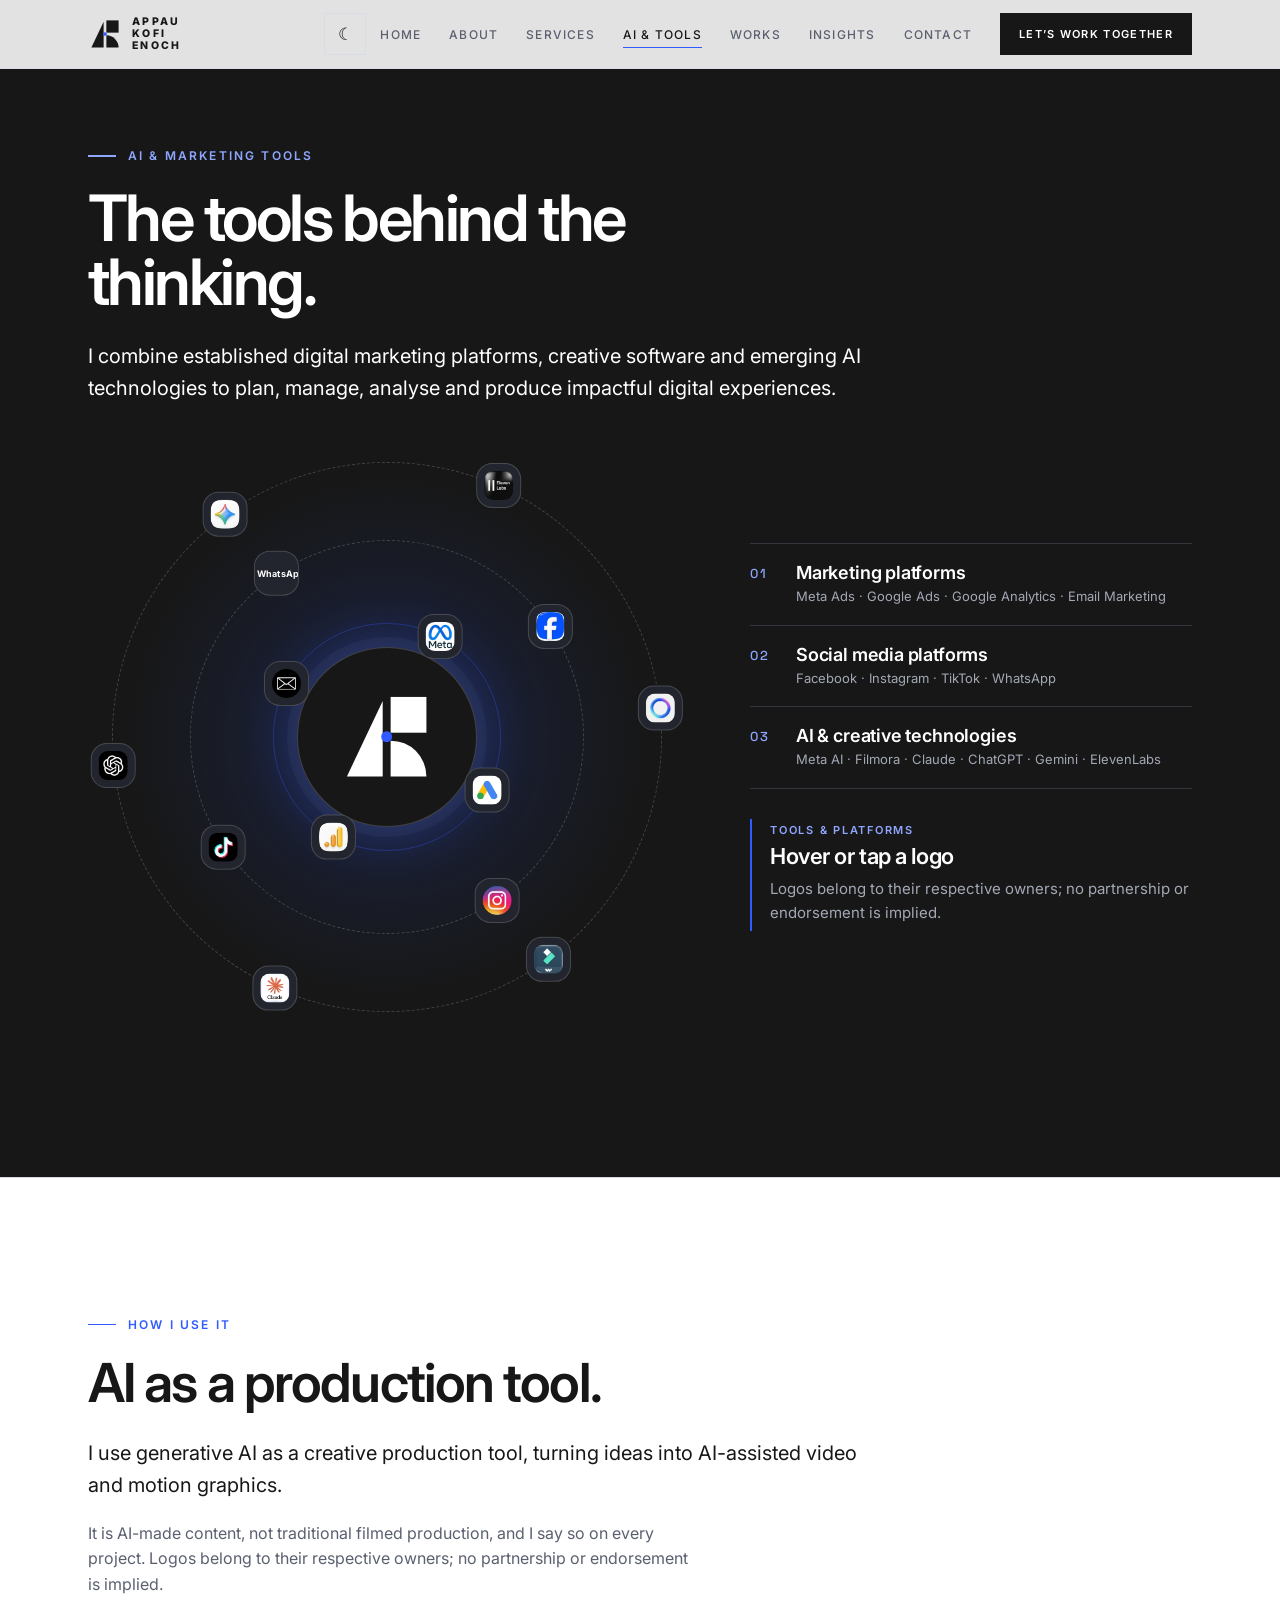
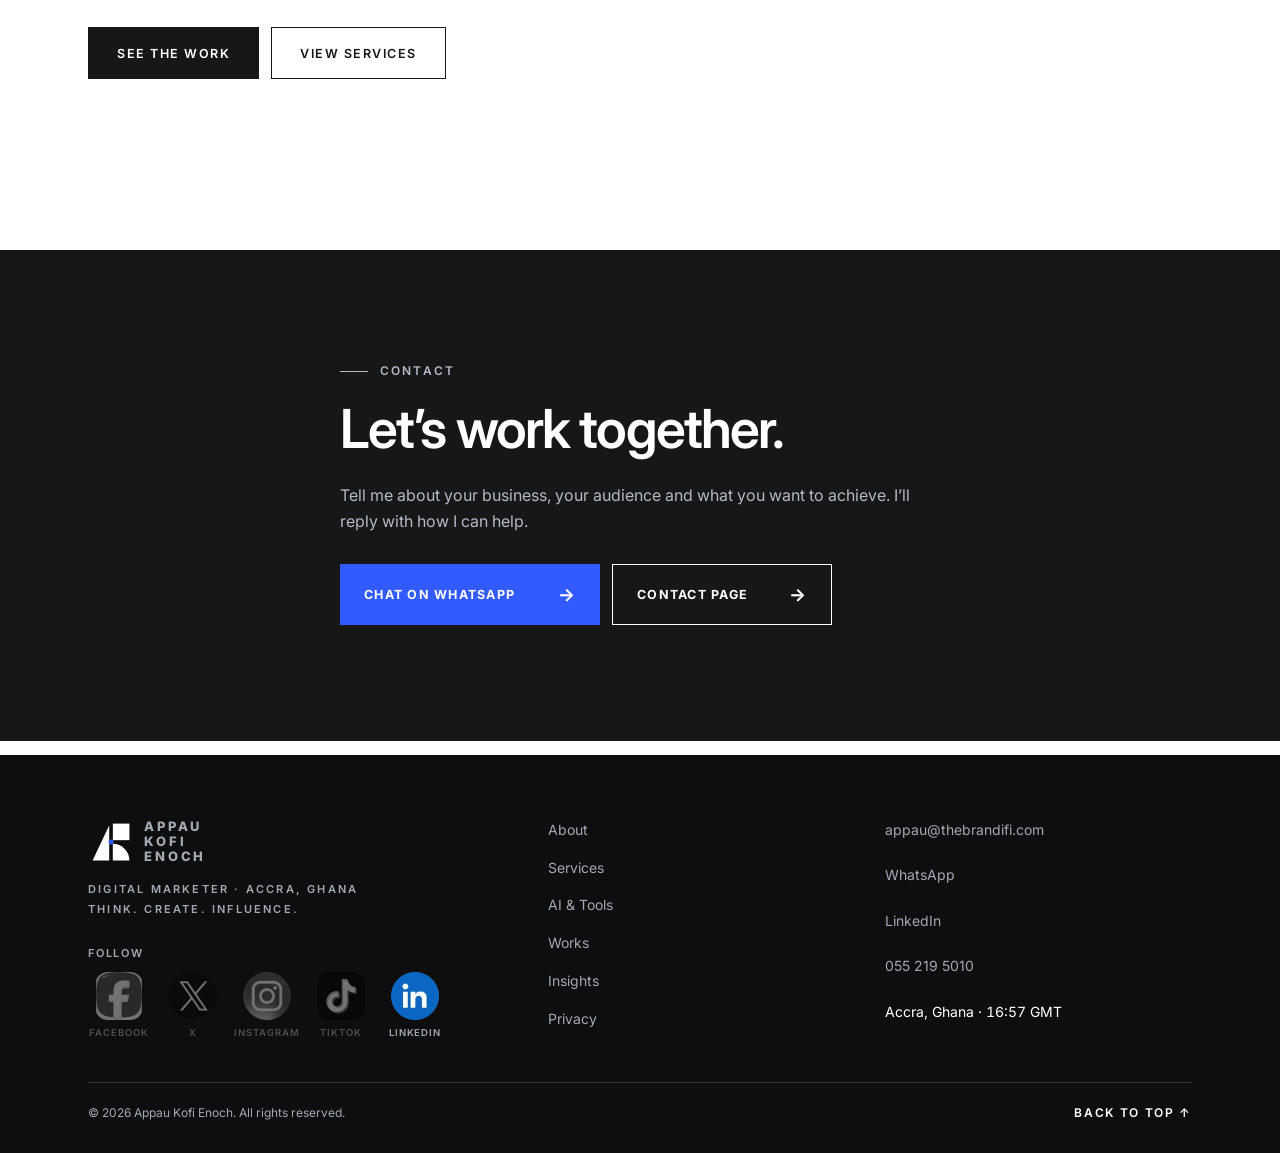
<file: ai-tools/index.html>
<!DOCTYPE html><html lang="en"><head><meta charset="utf-8"><meta name="viewport" content="width=device-width, initial-scale=1, viewport-fit=cover">
<title>AI & Marketing Tools | Appau Kofi Enoch</title>
<meta name="description" content="The marketing, social media and AI tools Appau Kofi Enoch works with: Meta Ads, Google Ads, Google Analytics, ChatGPT, Claude, Gemini, ElevenLabs and more.">
<meta name="robots" content="index,follow,max-image-preview:large,max-snippet:-1,max-video-preview:-1">
<meta name="author" content="Appau Kofi Enoch"><meta name="theme-color" content="#315BFF">
<meta property="og:type" content="website"><meta property="og:site_name" content="Appau Kofi Enoch | The Intelligence Mark"><meta property="og:locale" content="en_GH">
<meta property="og:title" content="AI & Marketing Tools | Appau Kofi Enoch"><meta property="og:description" content="The marketing, social media and AI tools Appau Kofi Enoch works with: Meta Ads, Google Ads, Google Analytics, ChatGPT, Claude, Gemini, ElevenLabs and more.">
<meta name="twitter:card" content="summary_large_image"><meta name="twitter:title" content="AI & Marketing Tools | Appau Kofi Enoch"><meta name="twitter:description" content="The marketing, social media and AI tools Appau Kofi Enoch works with: Meta Ads, Google Ads, Google Analytics, ChatGPT, Claude, Gemini, ElevenLabs and more.">

<link rel="canonical" href="https://appau.thebrandifi.com/ai-tools/">
<link rel="alternate" hreflang="en-gh" href="https://appau.thebrandifi.com/ai-tools/"><link rel="alternate" hreflang="x-default" href="https://appau.thebrandifi.com/ai-tools/">
<meta property="og:url" content="https://appau.thebrandifi.com/ai-tools/">
<meta property="og:image" content="https://appau.thebrandifi.com/og-image.png"><meta property="og:image:width" content="1200"><meta property="og:image:height" content="630"><meta property="og:image:alt" content="Appau Kofi Enoch, Digital Marketer in Ghana">
<meta name="twitter:image" content="https://appau.thebrandifi.com/og-image.png">
<script type="application/ld+json">{"@context": "https://schema.org", "@type": "BreadcrumbList", "itemListElement": [{"@type": "ListItem", "position": 1, "name": "Home", "item": "https://appau.thebrandifi.com/"}, {"@type": "ListItem", "position": 2, "name": "AI & Tools", "item": "https://appau.thebrandifi.com/ai-tools/"}]}</script>

<link rel="icon" type="image/svg+xml" href="../favicon/favicon.svg">
<link rel="icon" type="image/png" sizes="32x32" href="../favicon/favicon-32.png">
<link rel="apple-touch-icon" sizes="180x180" href="../favicon/apple-touch-icon.png">
<link rel="manifest" href="../site.webmanifest">
<link rel="alternate" type="application/rss+xml" title="Appau Kofi Enoch | Insights" href="../feed.xml">
<noscript><style>.rv{opacity:1!important;transform:none!important}</style></noscript>
<link rel="preconnect" href="https://fonts.googleapis.com"><link rel="preconnect" href="https://fonts.gstatic.com" crossorigin>
<link rel="preload" as="style" href="https://fonts.googleapis.com/css2?family=Inter:wght@400;500;600;900&family=Space+Grotesk:wght@500;700&display=swap"><link rel="stylesheet" href="https://fonts.googleapis.com/css2?family=Inter:wght@400;500;600;900&family=Space+Grotesk:wght@500;700&display=swap" media="print" onload="this.media='all'"><noscript><link rel="stylesheet" href="https://fonts.googleapis.com/css2?family=Inter:wght@400;500;600;900&family=Space+Grotesk:wght@500;700&display=swap"></noscript>
<script type="application/ld+json">{"@context": "https://schema.org", "@graph": [{"@type": "WebPage", "name": "AI & Marketing Tools | Appau Kofi Enoch", "description": "The marketing, social media and AI tools Appau Kofi Enoch works with: Meta Ads, Google Ads, Google Analytics, ChatGPT, Claude, Gemini, ElevenLabs and more.", "inLanguage": "en-GH", "isPartOf": {"@type": "WebSite", "@id": "https://appau.thebrandifi.com/#website", "name": "Appau Kofi Enoch"}, "author": {"@type": "Person", "@id": "https://appau.thebrandifi.com/#person", "name": "Appau Kofi Enoch"}, "url": "https://appau.thebrandifi.com/ai-tools/"}]}</script>
<link rel="stylesheet" href="../assets/css/main.css?v=2026112305"><script>try{document.documentElement.setAttribute('data-theme',localStorage.getItem('ake-theme2')||'light')}catch(e){document.documentElement.setAttribute('data-theme','light')}</script>
</head><body data-base="../">
<a class="skip" href="#main">Skip to main content</a>
<svg width="0" height="0" style="position:absolute"><defs>
<symbol id="sym" viewBox="0 0 100 100"><path d="M10 90 L46 14 L46 90Z"/><rect x="54" y="10" width="36" height="36"/><path d="M54 90 L54 54 A36 36 0 0 1 90 90Z"/></symbol></defs></svg>
<header><div class="w nv"><a href="../" class="logo" aria-label="Appau Kofi Enoch, home"><svg viewBox="0 0 100 100" aria-hidden="true"><g fill="currentColor"><path d="M10 90 L46 14 L46 90Z"/><rect x="54" y="10" width="36" height="36"/><path d="M54 90 L54 54 A36 36 0 0 1 90 90Z"/></g><circle cx="50" cy="50" r="5.5" fill="#315BFF"/></svg><span>APPAU<br>KOFI<br>ENOCH</span></a>
<button class="tg" id="tg" type="button" aria-label="Switch to bright theme" aria-pressed="false">☀</button><nav aria-label="Primary"><button id="mb" aria-expanded="false" aria-controls="nl" aria-label="Menu">☰</button><ul id="nl"><li><a href="../" data-p="home">Home</a></li><li><a href="../about/" data-p="about">About</a></li><li><a href="../services/" data-p="services">Services</a></li><li><a href="../ai-tools/" data-p="ai-tools" class="on" aria-current="page">AI &amp; Tools</a></li><li><a href="../works/" data-p="works">Works</a></li><li><a href="../insights/" data-p="insights">Insights</a></li><li><a href="../contact/" data-p="contact">Contact</a></li><li><a class="btn" href="../contact/">Let’s work together</a></li></ul></nav></div><div id="pg" aria-hidden="true"></div></header>
<main id="main" tabindex="-1"><section class="dk first" id="tools"><div class="w"><p class="kick">AI &amp; marketing tools</p><h1 class="h1s">The tools behind the thinking.</h1>
<p class="lead" style="color:#fff">I combine established digital marketing platforms, creative software and emerging AI technologies to plan, manage, analyse and produce impactful digital experiences.</p></div>
<div class="w og"><div class="orb" id="orb" role="group" aria-label="Tools and platforms I work with"><div class="core" aria-hidden="true"><svg viewBox="0 0 100 100" aria-hidden="true"><g fill="#fff"><path d="M10 90 L46 14 L46 90Z"/><rect x="54" y="10" width="36" height="36"/><path d="M54 90 L54 54 A36 36 0 0 1 90 90Z"/></g><circle class="dt" cx="50" cy="50" r="5.5" fill="#315BFF"/></svg></div></div><div class="side"><ul class="leg" id="leg"><li><button type="button" data-l="1"><b>01</b><span><strong>Marketing platforms</strong><em>Meta Ads · Google Ads · Google Analytics · Email Marketing</em></span></button></li><li><button type="button" data-l="2"><b>02</b><span><strong>Social media platforms</strong><em>Facebook · Instagram · TikTok · WhatsApp</em></span></button></li><li><button type="button" data-l="3"><b>03</b><span><strong>AI & creative technologies</strong><em>Meta AI · Filmora · Claude · ChatGPT · Gemini · ElevenLabs</em></span></button></li></ul><div id="tip" aria-live="polite"><small>Tools &amp; platforms</small><b>Hover or tap a logo</b><p>Logos belong to their respective owners; no partnership or endorsement is implied.</p></div></div></div></section><section id="ai-use"><div class="w"><p class="kick">How I use it</p><h2>AI as a production tool.</h2><p class="lead">I use generative AI as a creative production tool, turning ideas into AI-assisted video and motion graphics.</p><p>It is AI-made content, not traditional filmed production, and I say so on every project. Logos belong to their respective owners; no partnership or endorsement is implied.</p><div class="ct"><a class="btn" href="../works/">See the work</a><a class="btn o" href="../services/">View services</a></div></div></section><section class="dk cta" id="cta"><div class="w"><p class="kick">Contact</p><h2>Let’s work together.</h2><p>Tell me about your business, your audience and what you want to achieve. I’ll reply with how I can help.</p><div class="cta"><a class="wa" href="https://wa.me/233552195010" target="_blank" rel="noopener">Chat on WhatsApp <b>→</b></a><a class="em2" href="../contact/">Contact page <b>→</b></a></div></div></section></main>
<a href="./" id="top" class="top totop" aria-label="Back to top">↑</a>
<footer class="dk"><div class="w"><div class="fg"><div><a href="../" class="logo" style="font-size:13px"><svg viewBox="0 0 100 100" style="width:46px;height:46px" aria-hidden="true"><g fill="#fff"><path d="M10 90 L46 14 L46 90Z"/><rect x="54" y="10" width="36" height="36"/><path d="M54 90 L54 54 A36 36 0 0 1 90 90Z"/></g><circle cx="50" cy="50" r="5.5" fill="#315BFF"/></svg><span>APPAU<br>KOFI<br>ENOCH</span></a><small>DIGITAL MARKETER · ACCRA, GHANA<br>THINK. CREATE. INFLUENCE.</small><p class="ft-f">Follow</p><ul class="soc" aria-label="Follow Appau Kofi Enoch"><li><span class="off" role="img" aria-label="Facebook profile link coming soon" title="Facebook: link coming soon"><img src="../assets/logos/facebook.webp" alt="" width="48" height="48" loading="lazy" decoding="async"><span>Facebook</span></span></li><li><span class="off" role="img" aria-label="X profile link coming soon" title="X: link coming soon"><img src="../assets/logos/x.webp" alt="" width="48" height="48" loading="lazy" decoding="async"><span>X</span></span></li><li><span class="off" role="img" aria-label="Instagram profile link coming soon" title="Instagram: link coming soon"><img src="../assets/logos/instagram.webp" alt="" width="48" height="48" loading="lazy" decoding="async"><span>Instagram</span></span></li><li><span class="off" role="img" aria-label="TikTok profile link coming soon" title="TikTok: link coming soon"><img src="../assets/logos/tiktok.webp" alt="" width="48" height="48" loading="lazy" decoding="async"><span>TikTok</span></span></li><li><a href="https://www.linkedin.com/in/appauenoch2" target="_blank" rel="me noopener" aria-label="Follow Appau Kofi Enoch on LinkedIn" title="Follow on LinkedIn"><img src="../assets/logos/linkedin.webp" alt="" width="48" height="48" loading="lazy" decoding="async"><span>LinkedIn</span></a></li></ul></div>
<ul><li><a href="../about/">About</a></li><li><a href="../services/">Services</a></li><li><a href="../ai-tools/">AI &amp; Tools</a></li><li><a href="../works/">Works</a></li><li><a href="../insights/">Insights</a></li><li><a href="../privacy/">Privacy</a></li></ul>
<ul><li><a href="mailto:appau@thebrandifi.com">appau@thebrandifi.com</a></li><li><a href="https://wa.me/233552195010">WhatsApp</a></li><li><a href="https://www.linkedin.com/in/appauenoch2" target="_blank" rel="me noopener">LinkedIn</a></li><li><a href="tel:+233552195010">055 219 5010</a></li><li>Accra, Ghana · <span class="clk">GMT</span></li></ul></div>
<div class="bt"><span>© <span id="yr"></span> Appau Kofi Enoch. All rights reserved.</span><a href="./" class="totop">BACK TO TOP ↑</a></div></div></footer>
<script src="../assets/js/main.js?v=2026112305" defer></script></body></html>
</file>
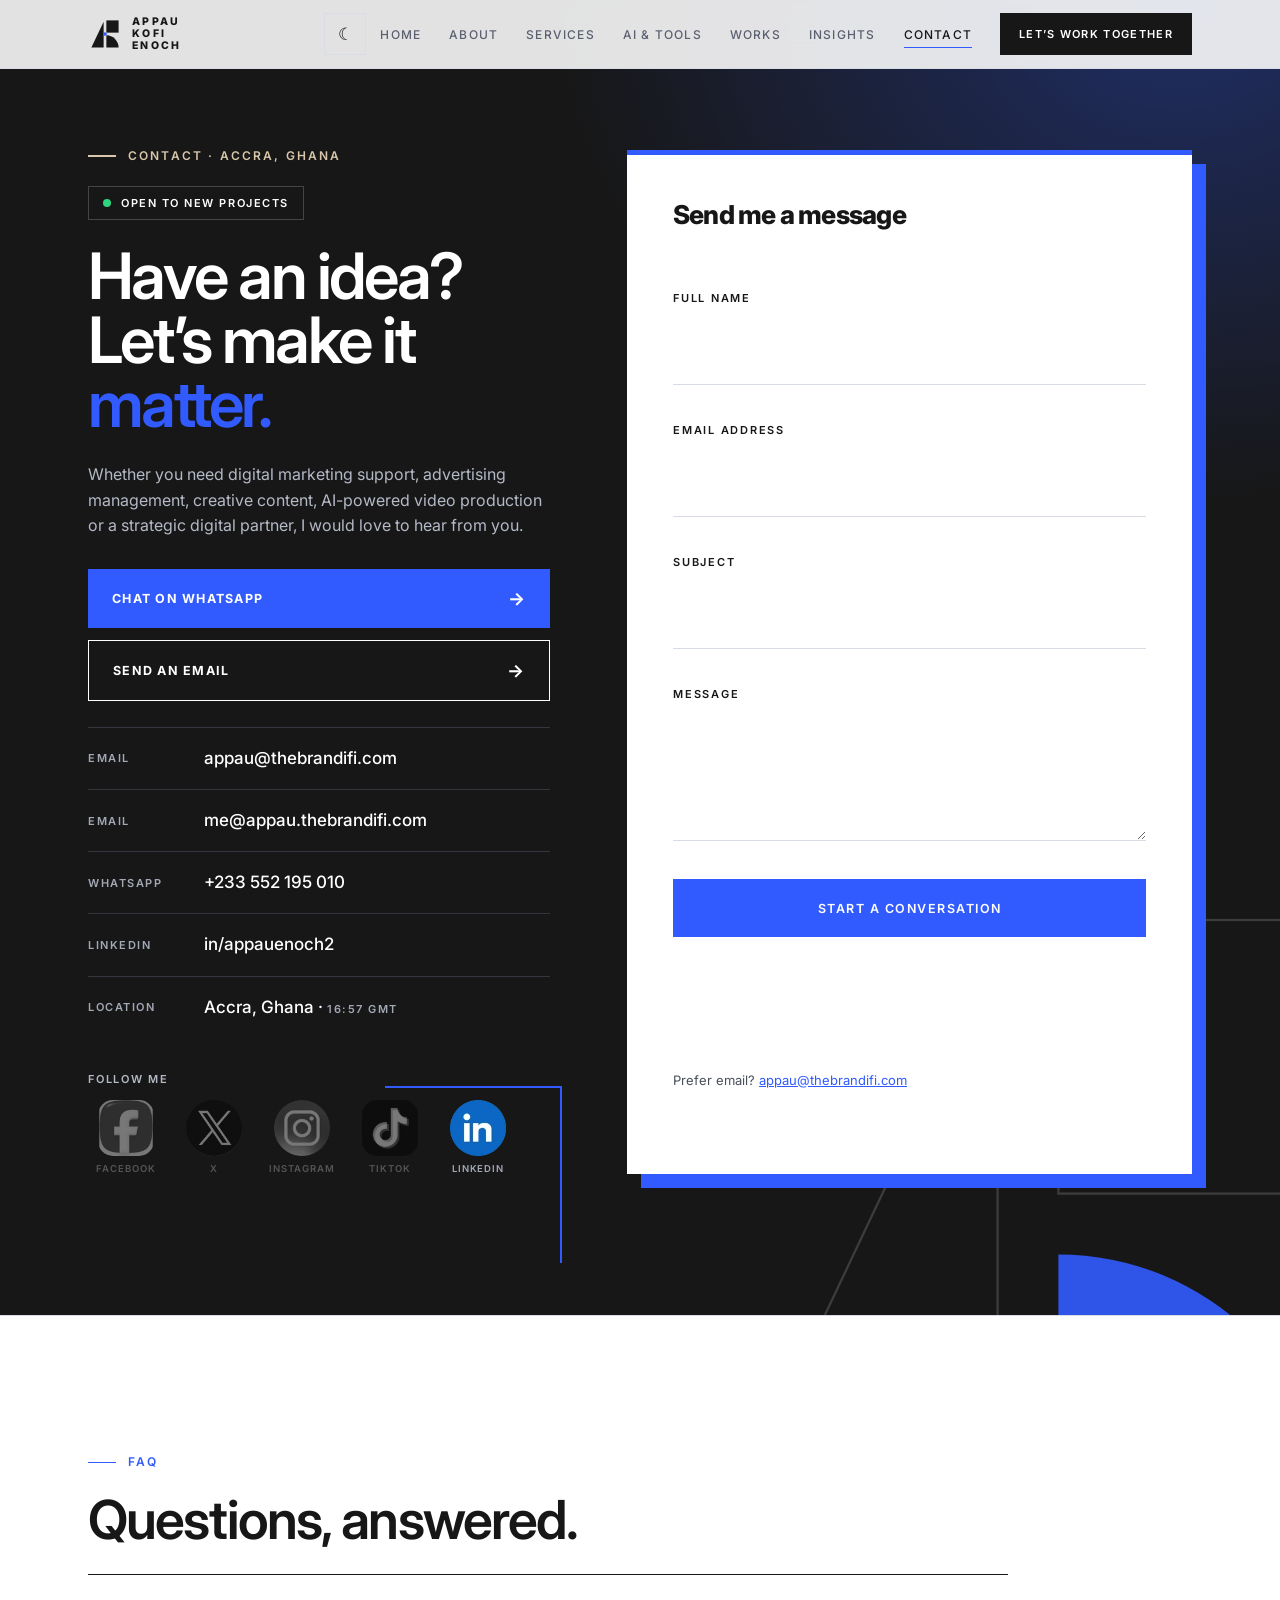
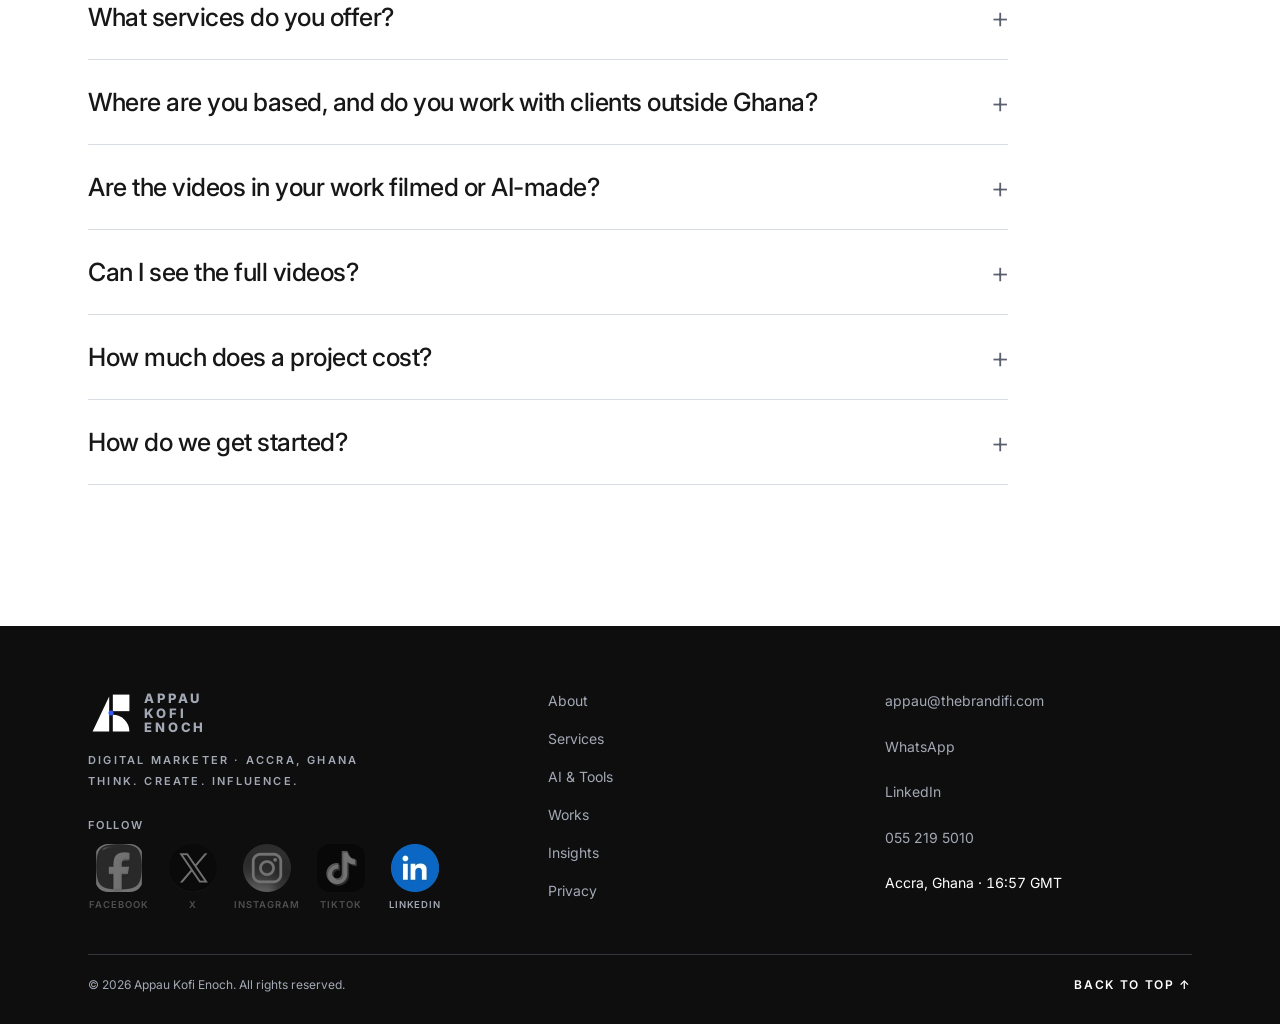
<file: contact/index.html>
<!DOCTYPE html><html lang="en"><head><meta charset="utf-8"><meta name="viewport" content="width=device-width, initial-scale=1, viewport-fit=cover">
<title>Contact Appau Kofi Enoch | Digital Marketer in Accra, Ghana</title>
<meta name="description" content="Contact Appau Kofi Enoch in Accra, Ghana by WhatsApp, email or form for digital marketing, ad management, content or AI video production.">
<meta name="robots" content="index,follow,max-image-preview:large,max-snippet:-1,max-video-preview:-1">
<meta name="author" content="Appau Kofi Enoch"><meta name="theme-color" content="#315BFF">
<meta property="og:type" content="website"><meta property="og:site_name" content="Appau Kofi Enoch | The Intelligence Mark"><meta property="og:locale" content="en_GH">
<meta property="og:title" content="Contact Appau Kofi Enoch | Digital Marketer in Accra, Ghana"><meta property="og:description" content="Contact Appau Kofi Enoch in Accra, Ghana by WhatsApp, email or form for digital marketing, ad management, content or AI video production.">
<meta name="twitter:card" content="summary_large_image"><meta name="twitter:title" content="Contact Appau Kofi Enoch | Digital Marketer in Accra, Ghana"><meta name="twitter:description" content="Contact Appau Kofi Enoch in Accra, Ghana by WhatsApp, email or form for digital marketing, ad management, content or AI video production.">

<link rel="canonical" href="https://appau.thebrandifi.com/contact/">
<link rel="alternate" hreflang="en-gh" href="https://appau.thebrandifi.com/contact/"><link rel="alternate" hreflang="x-default" href="https://appau.thebrandifi.com/contact/">
<meta property="og:url" content="https://appau.thebrandifi.com/contact/">
<meta property="og:image" content="https://appau.thebrandifi.com/og-image.png"><meta property="og:image:width" content="1200"><meta property="og:image:height" content="630"><meta property="og:image:alt" content="Appau Kofi Enoch, Digital Marketer in Ghana">
<meta name="twitter:image" content="https://appau.thebrandifi.com/og-image.png">
<script type="application/ld+json">{"@context": "https://schema.org", "@type": "BreadcrumbList", "itemListElement": [{"@type": "ListItem", "position": 1, "name": "Home", "item": "https://appau.thebrandifi.com/"}, {"@type": "ListItem", "position": 2, "name": "Contact", "item": "https://appau.thebrandifi.com/contact/"}]}</script>

<link rel="icon" type="image/svg+xml" href="../favicon/favicon.svg">
<link rel="icon" type="image/png" sizes="32x32" href="../favicon/favicon-32.png">
<link rel="apple-touch-icon" sizes="180x180" href="../favicon/apple-touch-icon.png">
<link rel="manifest" href="../site.webmanifest">
<link rel="alternate" type="application/rss+xml" title="Appau Kofi Enoch | Insights" href="../feed.xml">
<noscript><style>.rv{opacity:1!important;transform:none!important}</style></noscript>
<link rel="preconnect" href="https://fonts.googleapis.com"><link rel="preconnect" href="https://fonts.gstatic.com" crossorigin>
<link rel="preload" as="style" href="https://fonts.googleapis.com/css2?family=Inter:wght@400;500;600;900&family=Space+Grotesk:wght@500;700&display=swap"><link rel="stylesheet" href="https://fonts.googleapis.com/css2?family=Inter:wght@400;500;600;900&family=Space+Grotesk:wght@500;700&display=swap" media="print" onload="this.media='all'"><noscript><link rel="stylesheet" href="https://fonts.googleapis.com/css2?family=Inter:wght@400;500;600;900&family=Space+Grotesk:wght@500;700&display=swap"></noscript>
<script type="application/ld+json">{"@context": "https://schema.org", "@graph": [{"@type": "ContactPage", "name": "Contact Appau Kofi Enoch | Digital Marketer in Accra, Ghana", "description": "Contact Appau Kofi Enoch in Accra, Ghana by WhatsApp, email or form for digital marketing, ad management, content or AI video production.", "inLanguage": "en-GH", "isPartOf": {"@type": "WebSite", "@id": "https://appau.thebrandifi.com/#website", "name": "Appau Kofi Enoch"}, "about": {"@type": "Person", "@id": "https://appau.thebrandifi.com/#person", "name": "Appau Kofi Enoch"}, "url": "https://appau.thebrandifi.com/contact/"}, {"@type": "FAQPage", "mainEntity": [{"@type": "Question", "name": "What services do you offer?", "acceptedAnswer": {"@type": "Answer", "text": "Digital marketing strategy, Meta Ads and Google Ads management, social media management, content creation, email marketing, marketing analytics, AI video production and motion graphics. Pick one or combine them; the Services section above has the detail."}}, {"@type": "Question", "name": "Where are you based, and do you work with clients outside Ghana?", "acceptedAnswer": {"@type": "Answer", "text": "I’m based in Accra, Ghana. Strategy, content and AI-powered video can all be delivered remotely, so brands outside Ghana are welcome to get in touch."}}, {"@type": "Question", "name": "Are the videos in your work filmed or AI-made?", "acceptedAnswer": {"@type": "Answer", "text": "They are AI-assisted motion content, built with generative AI tools and Canva. They are not traditionally filmed productions, and I’ll always say so."}}, {"@type": "Question", "name": "Can I see the full videos?", "acceptedAnswer": {"@type": "Answer", "text": "Yes. Most clips on this page are 10-second previews and full versions are available on request; the two sciatica awareness videos are shown in full. Message me on WhatsApp or by email."}}, {"@type": "Question", "name": "How much does a project cost?", "acceptedAnswer": {"@type": "Answer", "text": "It depends on the scope: platforms, how much content you need, video length and timelines. Tell me about your business and goals and I’ll respond with a clear proposal."}}, {"@type": "Question", "name": "How do we get started?", "acceptedAnswer": {"@type": "Answer", "text": "Send a message through the form, WhatsApp or email. Tell me about your business, your audience and what you want to achieve, and we’ll take it from there."}}]}]}</script>
<link rel="stylesheet" href="../assets/css/main.css?v=2026112305"><script>try{document.documentElement.setAttribute('data-theme',localStorage.getItem('ake-theme2')||'light')}catch(e){document.documentElement.setAttribute('data-theme','light')}</script>
</head><body data-base="../">
<a class="skip" href="#main">Skip to main content</a>
<svg width="0" height="0" style="position:absolute"><defs>
<symbol id="sym" viewBox="0 0 100 100"><path d="M10 90 L46 14 L46 90Z"/><rect x="54" y="10" width="36" height="36"/><path d="M54 90 L54 54 A36 36 0 0 1 90 90Z"/></symbol></defs></svg>
<header><div class="w nv"><a href="../" class="logo" aria-label="Appau Kofi Enoch, home"><svg viewBox="0 0 100 100" aria-hidden="true"><g fill="currentColor"><path d="M10 90 L46 14 L46 90Z"/><rect x="54" y="10" width="36" height="36"/><path d="M54 90 L54 54 A36 36 0 0 1 90 90Z"/></g><circle cx="50" cy="50" r="5.5" fill="#315BFF"/></svg><span>APPAU<br>KOFI<br>ENOCH</span></a>
<button class="tg" id="tg" type="button" aria-label="Switch to bright theme" aria-pressed="false">☀</button><nav aria-label="Primary"><button id="mb" aria-expanded="false" aria-controls="nl" aria-label="Menu">☰</button><ul id="nl"><li><a href="../" data-p="home">Home</a></li><li><a href="../about/" data-p="about">About</a></li><li><a href="../services/" data-p="services">Services</a></li><li><a href="../ai-tools/" data-p="ai-tools">AI &amp; Tools</a></li><li><a href="../works/" data-p="works">Works</a></li><li><a href="../insights/" data-p="insights">Insights</a></li><li><a href="../contact/" data-p="contact" class="on" aria-current="page">Contact</a></li><li><a class="btn" href="../contact/">Let’s work together</a></li></ul></nav></div><div id="pg" aria-hidden="true"></div></header>
<main id="main" tabindex="-1"><section class="first" id="contact"><div class="w cg"><div><p class="kick">Contact · Accra, Ghana</p><span class="open"><i></i>Open to new projects</span><h1 class="h1s">Have an idea? Let’s make it <em>matter.</em></h1>
<p>Whether you need digital marketing support, advertising management, creative content, AI-powered video production or a strategic digital partner, I would love to hear from you.</p>
<div class="cta"><a class="wa" href="https://wa.me/233552195010" target="_blank" rel="noopener">Chat on WhatsApp <b>→</b></a><a class="em2" href="mailto:appau@thebrandifi.com">Send an email <b>→</b></a></div><ul class="cl"><li><span>Email</span><a href="mailto:appau@thebrandifi.com">appau@thebrandifi.com</a></li><li><span>Email</span><a href="mailto:me@appau.thebrandifi.com">me@appau.thebrandifi.com</a></li><li><span>WhatsApp</span><a href="https://wa.me/233552195010">+233 552 195 010</a></li><li><span>LinkedIn</span><a href="https://www.linkedin.com/in/appauenoch2" target="_blank" rel="noopener">in/appauenoch2</a></li><li><span>Location</span><a href="https://www.google.com/maps/search/Accra,+Ghana" target="_blank" rel="noopener">Accra, Ghana · <span class="clk">GMT</span></a></li></ul><div class="follow"><p>Follow me</p><ul class="soc lg" aria-label="Follow Appau Kofi Enoch"><li><span class="off" role="img" aria-label="Facebook profile link coming soon" title="Facebook: link coming soon"><img src="../assets/logos/facebook.webp" alt="" width="48" height="48" loading="lazy" decoding="async"><span>Facebook</span></span></li><li><span class="off" role="img" aria-label="X profile link coming soon" title="X: link coming soon"><img src="../assets/logos/x.webp" alt="" width="48" height="48" loading="lazy" decoding="async"><span>X</span></span></li><li><span class="off" role="img" aria-label="Instagram profile link coming soon" title="Instagram: link coming soon"><img src="../assets/logos/instagram.webp" alt="" width="48" height="48" loading="lazy" decoding="async"><span>Instagram</span></span></li><li><span class="off" role="img" aria-label="TikTok profile link coming soon" title="TikTok: link coming soon"><img src="../assets/logos/tiktok.webp" alt="" width="48" height="48" loading="lazy" decoding="async"><span>TikTok</span></span></li><li><a href="https://www.linkedin.com/in/appauenoch2" target="_blank" rel="me noopener" aria-label="Follow Appau Kofi Enoch on LinkedIn" title="Follow on LinkedIn"><img src="../assets/logos/linkedin.webp" alt="" width="48" height="48" loading="lazy" decoding="async"><span>LinkedIn</span></a></li></ul></div></div>
<form id="f" novalidate><h3 class="ft">Send me a message</h3><label>Full name<input name="n" autocomplete="name" required><span class="er"></span></label><label>Email address<input name="e" type="email" autocomplete="email" required><span class="er"></span></label><label>Subject<input name="s" required><span class="er"></span></label><label>Message<textarea name="m" rows="4" required></textarea><span class="er"></span></label>
<input class="hp" name="website" tabindex="-1" autocomplete="off" aria-hidden="true"><button class="btn" id="sb">Start a conversation</button><div id="fs" role="status"></div><p style="margin:0;font-size:13px">Prefer email? <a href="mailto:appau@thebrandifi.com" style="color:var(--blue)">appau@thebrandifi.com</a></p></form></div></section><section id="faq"><div class="w"><p class="kick">FAQ</p><h2>Questions, answered.</h2><div class="fq"><details class="rv"><summary>What services do you offer?</summary><p>Digital marketing strategy, Meta Ads and Google Ads management, social media management, content creation, email marketing, marketing analytics, AI video production and motion graphics. Pick one or combine them; the Services section above has the detail.</p></details><details class="rv"><summary>Where are you based, and do you work with clients outside Ghana?</summary><p>I’m based in Accra, Ghana. Strategy, content and AI-powered video can all be delivered remotely, so brands outside Ghana are welcome to get in touch.</p></details><details class="rv"><summary>Are the videos in your work filmed or AI-made?</summary><p>They are AI-assisted motion content, built with generative AI tools and Canva. They are not traditionally filmed productions, and I’ll always say so.</p></details><details class="rv"><summary>Can I see the full videos?</summary><p>Yes. Most clips on this page are 10-second previews and full versions are available on request; the two sciatica awareness videos are shown in full. Message me on WhatsApp or by email.</p></details><details class="rv"><summary>How much does a project cost?</summary><p>It depends on the scope: platforms, how much content you need, video length and timelines. Tell me about your business and goals and I’ll respond with a clear proposal.</p></details><details class="rv"><summary>How do we get started?</summary><p>Send a message through the form, WhatsApp or email. Tell me about your business, your audience and what you want to achieve, and we’ll take it from there.</p></details></div></div></section></main>
<a href="./" id="top" class="top totop" aria-label="Back to top">↑</a>
<footer class="dk"><div class="w"><div class="fg"><div><a href="../" class="logo" style="font-size:13px"><svg viewBox="0 0 100 100" style="width:46px;height:46px" aria-hidden="true"><g fill="#fff"><path d="M10 90 L46 14 L46 90Z"/><rect x="54" y="10" width="36" height="36"/><path d="M54 90 L54 54 A36 36 0 0 1 90 90Z"/></g><circle cx="50" cy="50" r="5.5" fill="#315BFF"/></svg><span>APPAU<br>KOFI<br>ENOCH</span></a><small>DIGITAL MARKETER · ACCRA, GHANA<br>THINK. CREATE. INFLUENCE.</small><p class="ft-f">Follow</p><ul class="soc" aria-label="Follow Appau Kofi Enoch"><li><span class="off" role="img" aria-label="Facebook profile link coming soon" title="Facebook: link coming soon"><img src="../assets/logos/facebook.webp" alt="" width="48" height="48" loading="lazy" decoding="async"><span>Facebook</span></span></li><li><span class="off" role="img" aria-label="X profile link coming soon" title="X: link coming soon"><img src="../assets/logos/x.webp" alt="" width="48" height="48" loading="lazy" decoding="async"><span>X</span></span></li><li><span class="off" role="img" aria-label="Instagram profile link coming soon" title="Instagram: link coming soon"><img src="../assets/logos/instagram.webp" alt="" width="48" height="48" loading="lazy" decoding="async"><span>Instagram</span></span></li><li><span class="off" role="img" aria-label="TikTok profile link coming soon" title="TikTok: link coming soon"><img src="../assets/logos/tiktok.webp" alt="" width="48" height="48" loading="lazy" decoding="async"><span>TikTok</span></span></li><li><a href="https://www.linkedin.com/in/appauenoch2" target="_blank" rel="me noopener" aria-label="Follow Appau Kofi Enoch on LinkedIn" title="Follow on LinkedIn"><img src="../assets/logos/linkedin.webp" alt="" width="48" height="48" loading="lazy" decoding="async"><span>LinkedIn</span></a></li></ul></div>
<ul><li><a href="../about/">About</a></li><li><a href="../services/">Services</a></li><li><a href="../ai-tools/">AI &amp; Tools</a></li><li><a href="../works/">Works</a></li><li><a href="../insights/">Insights</a></li><li><a href="../privacy/">Privacy</a></li></ul>
<ul><li><a href="mailto:appau@thebrandifi.com">appau@thebrandifi.com</a></li><li><a href="https://wa.me/233552195010">WhatsApp</a></li><li><a href="https://www.linkedin.com/in/appauenoch2" target="_blank" rel="me noopener">LinkedIn</a></li><li><a href="tel:+233552195010">055 219 5010</a></li><li>Accra, Ghana · <span class="clk">GMT</span></li></ul></div>
<div class="bt"><span>© <span id="yr"></span> Appau Kofi Enoch. All rights reserved.</span><a href="./" class="totop">BACK TO TOP ↑</a></div></div></footer>
<script src="../assets/js/main.js?v=2026112305" defer></script></body></html>
</file>
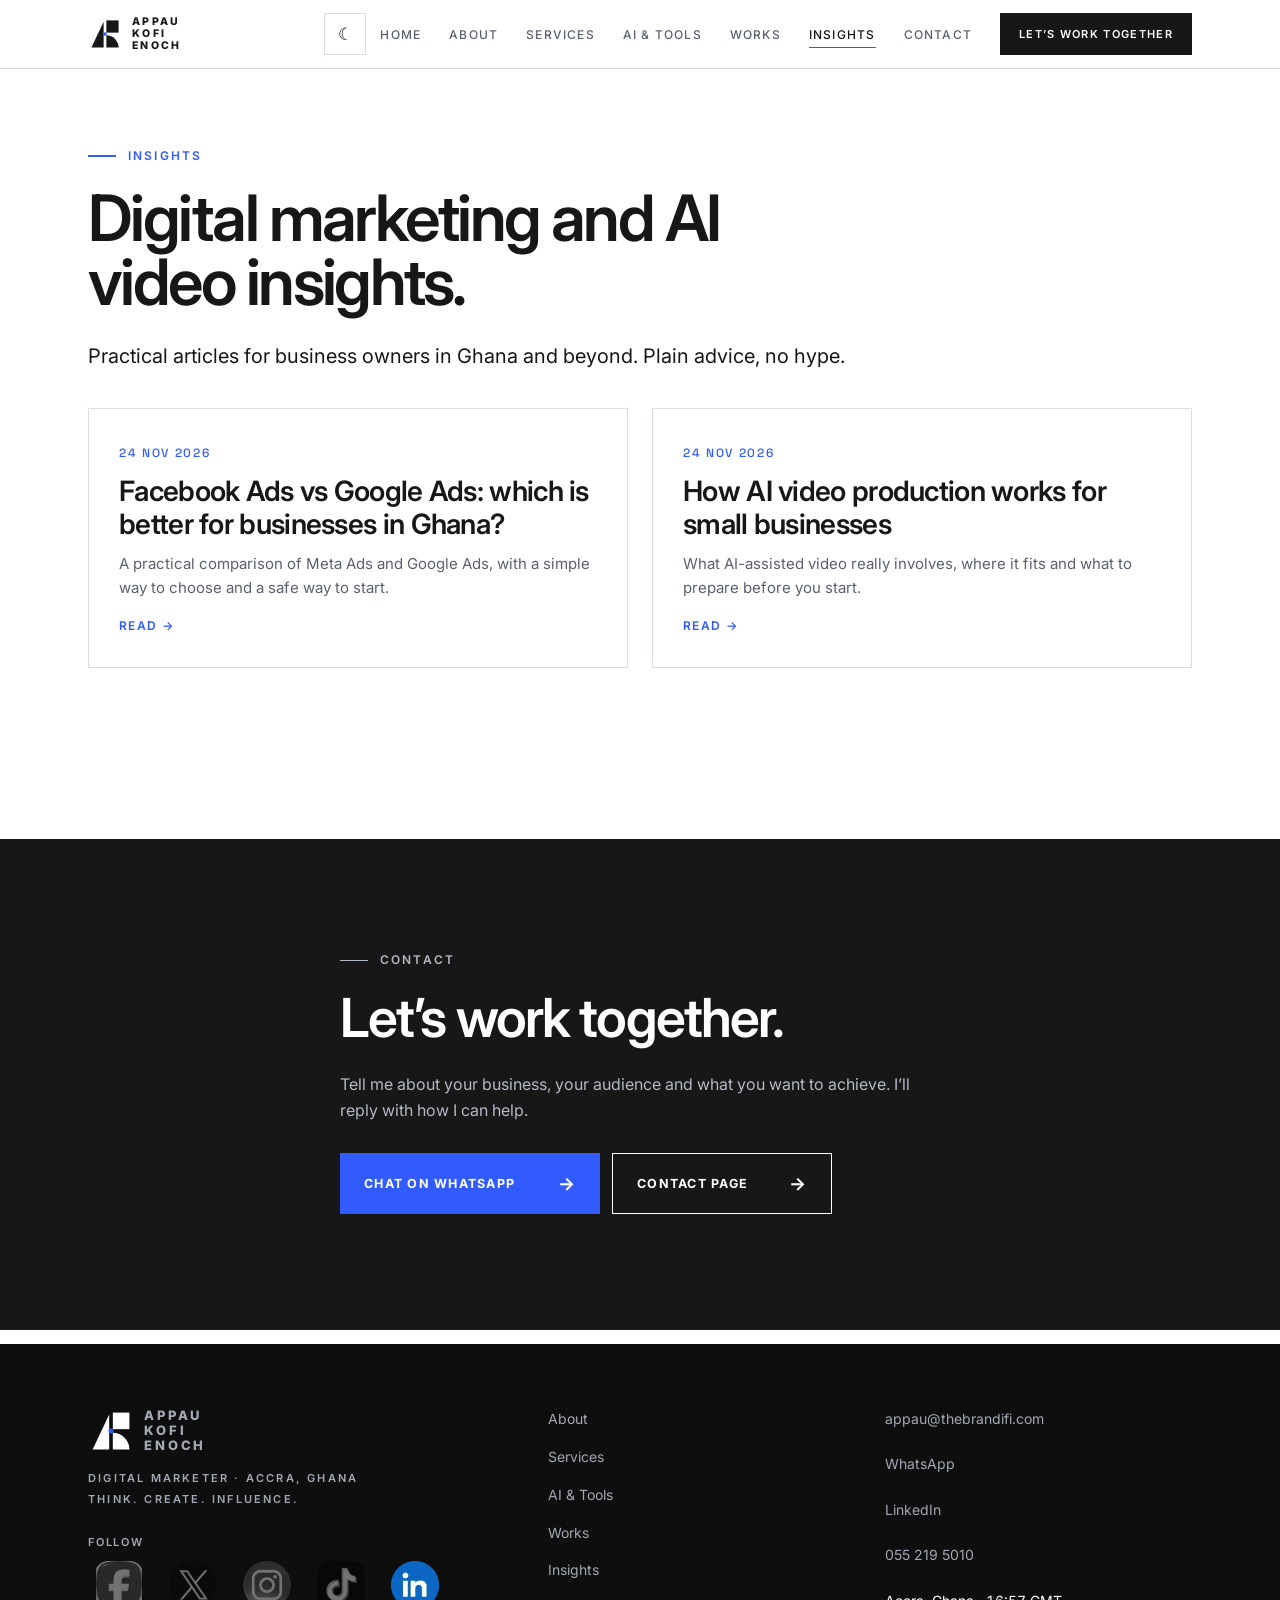
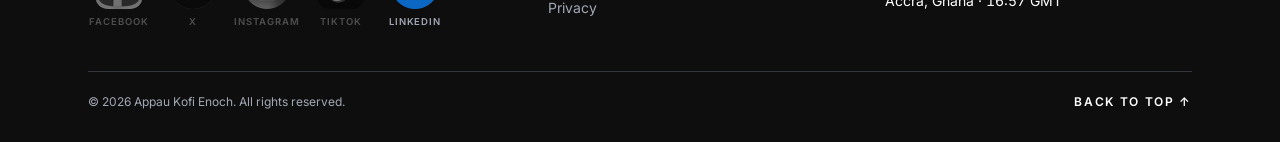
<file: insights/index.html>
<!DOCTYPE html><html lang="en"><head><meta charset="utf-8"><meta name="viewport" content="width=device-width, initial-scale=1, viewport-fit=cover">
<title>Digital Marketing & AI Video Insights | Appau Kofi Enoch</title>
<meta name="description" content="Practical articles on digital marketing, paid ads and AI-assisted video for businesses in Ghana, by Appau Kofi Enoch in Accra.">
<meta name="robots" content="index,follow,max-image-preview:large,max-snippet:-1,max-video-preview:-1">
<meta name="author" content="Appau Kofi Enoch"><meta name="theme-color" content="#315BFF">
<meta property="og:type" content="website"><meta property="og:site_name" content="Appau Kofi Enoch | The Intelligence Mark"><meta property="og:locale" content="en_GH">
<meta property="og:title" content="Digital Marketing & AI Video Insights | Appau Kofi Enoch"><meta property="og:description" content="Practical articles on digital marketing, paid ads and AI-assisted video for businesses in Ghana, by Appau Kofi Enoch in Accra.">
<meta name="twitter:card" content="summary_large_image"><meta name="twitter:title" content="Digital Marketing & AI Video Insights | Appau Kofi Enoch"><meta name="twitter:description" content="Practical articles on digital marketing, paid ads and AI-assisted video for businesses in Ghana, by Appau Kofi Enoch in Accra.">

<link rel="canonical" href="https://appau.thebrandifi.com/insights/">
<link rel="alternate" hreflang="en-gh" href="https://appau.thebrandifi.com/insights/"><link rel="alternate" hreflang="x-default" href="https://appau.thebrandifi.com/insights/">
<meta property="og:url" content="https://appau.thebrandifi.com/insights/">
<meta property="og:image" content="https://appau.thebrandifi.com/og-image.png"><meta property="og:image:width" content="1200"><meta property="og:image:height" content="630"><meta property="og:image:alt" content="Appau Kofi Enoch, Digital Marketer in Ghana">
<meta name="twitter:image" content="https://appau.thebrandifi.com/og-image.png">
<script type="application/ld+json">{"@context": "https://schema.org", "@type": "BreadcrumbList", "itemListElement": [{"@type": "ListItem", "position": 1, "name": "Home", "item": "https://appau.thebrandifi.com/"}, {"@type": "ListItem", "position": 2, "name": "Insights", "item": "https://appau.thebrandifi.com/insights/"}]}</script>

<link rel="icon" type="image/svg+xml" href="../favicon/favicon.svg">
<link rel="icon" type="image/png" sizes="32x32" href="../favicon/favicon-32.png">
<link rel="apple-touch-icon" sizes="180x180" href="../favicon/apple-touch-icon.png">
<link rel="manifest" href="../site.webmanifest">
<link rel="alternate" type="application/rss+xml" title="Appau Kofi Enoch | Insights" href="../feed.xml">
<noscript><style>.rv{opacity:1!important;transform:none!important}</style></noscript>
<link rel="preconnect" href="https://fonts.googleapis.com"><link rel="preconnect" href="https://fonts.gstatic.com" crossorigin>
<link rel="preload" as="style" href="https://fonts.googleapis.com/css2?family=Inter:wght@400;500;600;900&family=Space+Grotesk:wght@500;700&display=swap"><link rel="stylesheet" href="https://fonts.googleapis.com/css2?family=Inter:wght@400;500;600;900&family=Space+Grotesk:wght@500;700&display=swap" media="print" onload="this.media='all'"><noscript><link rel="stylesheet" href="https://fonts.googleapis.com/css2?family=Inter:wght@400;500;600;900&family=Space+Grotesk:wght@500;700&display=swap"></noscript>
<script type="application/ld+json">{"@context": "https://schema.org", "@graph": [{"@type": "CollectionPage", "name": "Digital Marketing & AI Video Insights | Appau Kofi Enoch", "description": "Practical articles on digital marketing, paid ads and AI-assisted video for businesses in Ghana, by Appau Kofi Enoch in Accra.", "inLanguage": "en-GH", "isPartOf": {"@type": "WebSite", "@id": "https://appau.thebrandifi.com/#website", "name": "Appau Kofi Enoch"}, "author": {"@type": "Person", "@id": "https://appau.thebrandifi.com/#person", "name": "Appau Kofi Enoch"}, "url": "https://appau.thebrandifi.com/insights/"}]}</script>
<link rel="stylesheet" href="../assets/css/main.css?v=2026112305"><script>try{document.documentElement.setAttribute('data-theme',localStorage.getItem('ake-theme2')||'light')}catch(e){document.documentElement.setAttribute('data-theme','light')}</script>
</head><body data-base="../">
<a class="skip" href="#main">Skip to main content</a>
<svg width="0" height="0" style="position:absolute"><defs>
<symbol id="sym" viewBox="0 0 100 100"><path d="M10 90 L46 14 L46 90Z"/><rect x="54" y="10" width="36" height="36"/><path d="M54 90 L54 54 A36 36 0 0 1 90 90Z"/></symbol></defs></svg>
<header><div class="w nv"><a href="../" class="logo" aria-label="Appau Kofi Enoch, home"><svg viewBox="0 0 100 100" aria-hidden="true"><g fill="currentColor"><path d="M10 90 L46 14 L46 90Z"/><rect x="54" y="10" width="36" height="36"/><path d="M54 90 L54 54 A36 36 0 0 1 90 90Z"/></g><circle cx="50" cy="50" r="5.5" fill="#315BFF"/></svg><span>APPAU<br>KOFI<br>ENOCH</span></a>
<button class="tg" id="tg" type="button" aria-label="Switch to bright theme" aria-pressed="false">☀</button><nav aria-label="Primary"><button id="mb" aria-expanded="false" aria-controls="nl" aria-label="Menu">☰</button><ul id="nl"><li><a href="../" data-p="home">Home</a></li><li><a href="../about/" data-p="about">About</a></li><li><a href="../services/" data-p="services">Services</a></li><li><a href="../ai-tools/" data-p="ai-tools">AI &amp; Tools</a></li><li><a href="../works/" data-p="works">Works</a></li><li><a href="../insights/" data-p="insights" class="on" aria-current="page">Insights</a></li><li><a href="../contact/" data-p="contact">Contact</a></li><li><a class="btn" href="../contact/">Let’s work together</a></li></ul></nav></div><div id="pg" aria-hidden="true"></div></header>
<main id="main" tabindex="-1"><section class="first" id="insights"><div class="w"><p class="kick">Insights</p><h1 class="h1s">Digital marketing and AI video insights.</h1><p class="lead" style="max-width:60ch">Practical articles for business owners in Ghana and beyond. Plain advice, no hype.</p><div class="insl"><a class="rv" href="../insights/facebook-ads-vs-google-ads-ghana/"><b>24 NOV 2026</b><strong>Facebook Ads vs Google Ads: which is better for businesses in Ghana?</strong><em>A practical comparison of Meta Ads and Google Ads, with a simple way to choose and a safe way to start.</em><i>Read →</i></a><a class="rv" href="../insights/ai-video-production-small-business/"><b>24 NOV 2026</b><strong>How AI video production works for small businesses</strong><em>What AI-assisted video really involves, where it fits and what to prepare before you start.</em><i>Read →</i></a></div></div></section><section class="dk cta" id="cta"><div class="w"><p class="kick">Contact</p><h2>Let’s work together.</h2><p>Tell me about your business, your audience and what you want to achieve. I’ll reply with how I can help.</p><div class="cta"><a class="wa" href="https://wa.me/233552195010" target="_blank" rel="noopener">Chat on WhatsApp <b>→</b></a><a class="em2" href="../contact/">Contact page <b>→</b></a></div></div></section></main>
<a href="./" id="top" class="top totop" aria-label="Back to top">↑</a>
<footer class="dk"><div class="w"><div class="fg"><div><a href="../" class="logo" style="font-size:13px"><svg viewBox="0 0 100 100" style="width:46px;height:46px" aria-hidden="true"><g fill="#fff"><path d="M10 90 L46 14 L46 90Z"/><rect x="54" y="10" width="36" height="36"/><path d="M54 90 L54 54 A36 36 0 0 1 90 90Z"/></g><circle cx="50" cy="50" r="5.5" fill="#315BFF"/></svg><span>APPAU<br>KOFI<br>ENOCH</span></a><small>DIGITAL MARKETER · ACCRA, GHANA<br>THINK. CREATE. INFLUENCE.</small><p class="ft-f">Follow</p><ul class="soc" aria-label="Follow Appau Kofi Enoch"><li><span class="off" role="img" aria-label="Facebook profile link coming soon" title="Facebook: link coming soon"><img src="../assets/logos/facebook.webp" alt="" width="48" height="48" loading="lazy" decoding="async"><span>Facebook</span></span></li><li><span class="off" role="img" aria-label="X profile link coming soon" title="X: link coming soon"><img src="../assets/logos/x.webp" alt="" width="48" height="48" loading="lazy" decoding="async"><span>X</span></span></li><li><span class="off" role="img" aria-label="Instagram profile link coming soon" title="Instagram: link coming soon"><img src="../assets/logos/instagram.webp" alt="" width="48" height="48" loading="lazy" decoding="async"><span>Instagram</span></span></li><li><span class="off" role="img" aria-label="TikTok profile link coming soon" title="TikTok: link coming soon"><img src="../assets/logos/tiktok.webp" alt="" width="48" height="48" loading="lazy" decoding="async"><span>TikTok</span></span></li><li><a href="https://www.linkedin.com/in/appauenoch2" target="_blank" rel="me noopener" aria-label="Follow Appau Kofi Enoch on LinkedIn" title="Follow on LinkedIn"><img src="../assets/logos/linkedin.webp" alt="" width="48" height="48" loading="lazy" decoding="async"><span>LinkedIn</span></a></li></ul></div>
<ul><li><a href="../about/">About</a></li><li><a href="../services/">Services</a></li><li><a href="../ai-tools/">AI &amp; Tools</a></li><li><a href="../works/">Works</a></li><li><a href="../insights/">Insights</a></li><li><a href="../privacy/">Privacy</a></li></ul>
<ul><li><a href="mailto:appau@thebrandifi.com">appau@thebrandifi.com</a></li><li><a href="https://wa.me/233552195010">WhatsApp</a></li><li><a href="https://www.linkedin.com/in/appauenoch2" target="_blank" rel="me noopener">LinkedIn</a></li><li><a href="tel:+233552195010">055 219 5010</a></li><li>Accra, Ghana · <span class="clk">GMT</span></li></ul></div>
<div class="bt"><span>© <span id="yr"></span> Appau Kofi Enoch. All rights reserved.</span><a href="./" class="totop">BACK TO TOP ↑</a></div></div></footer>
<script src="../assets/js/main.js?v=2026112305" defer></script></body></html>
</file>
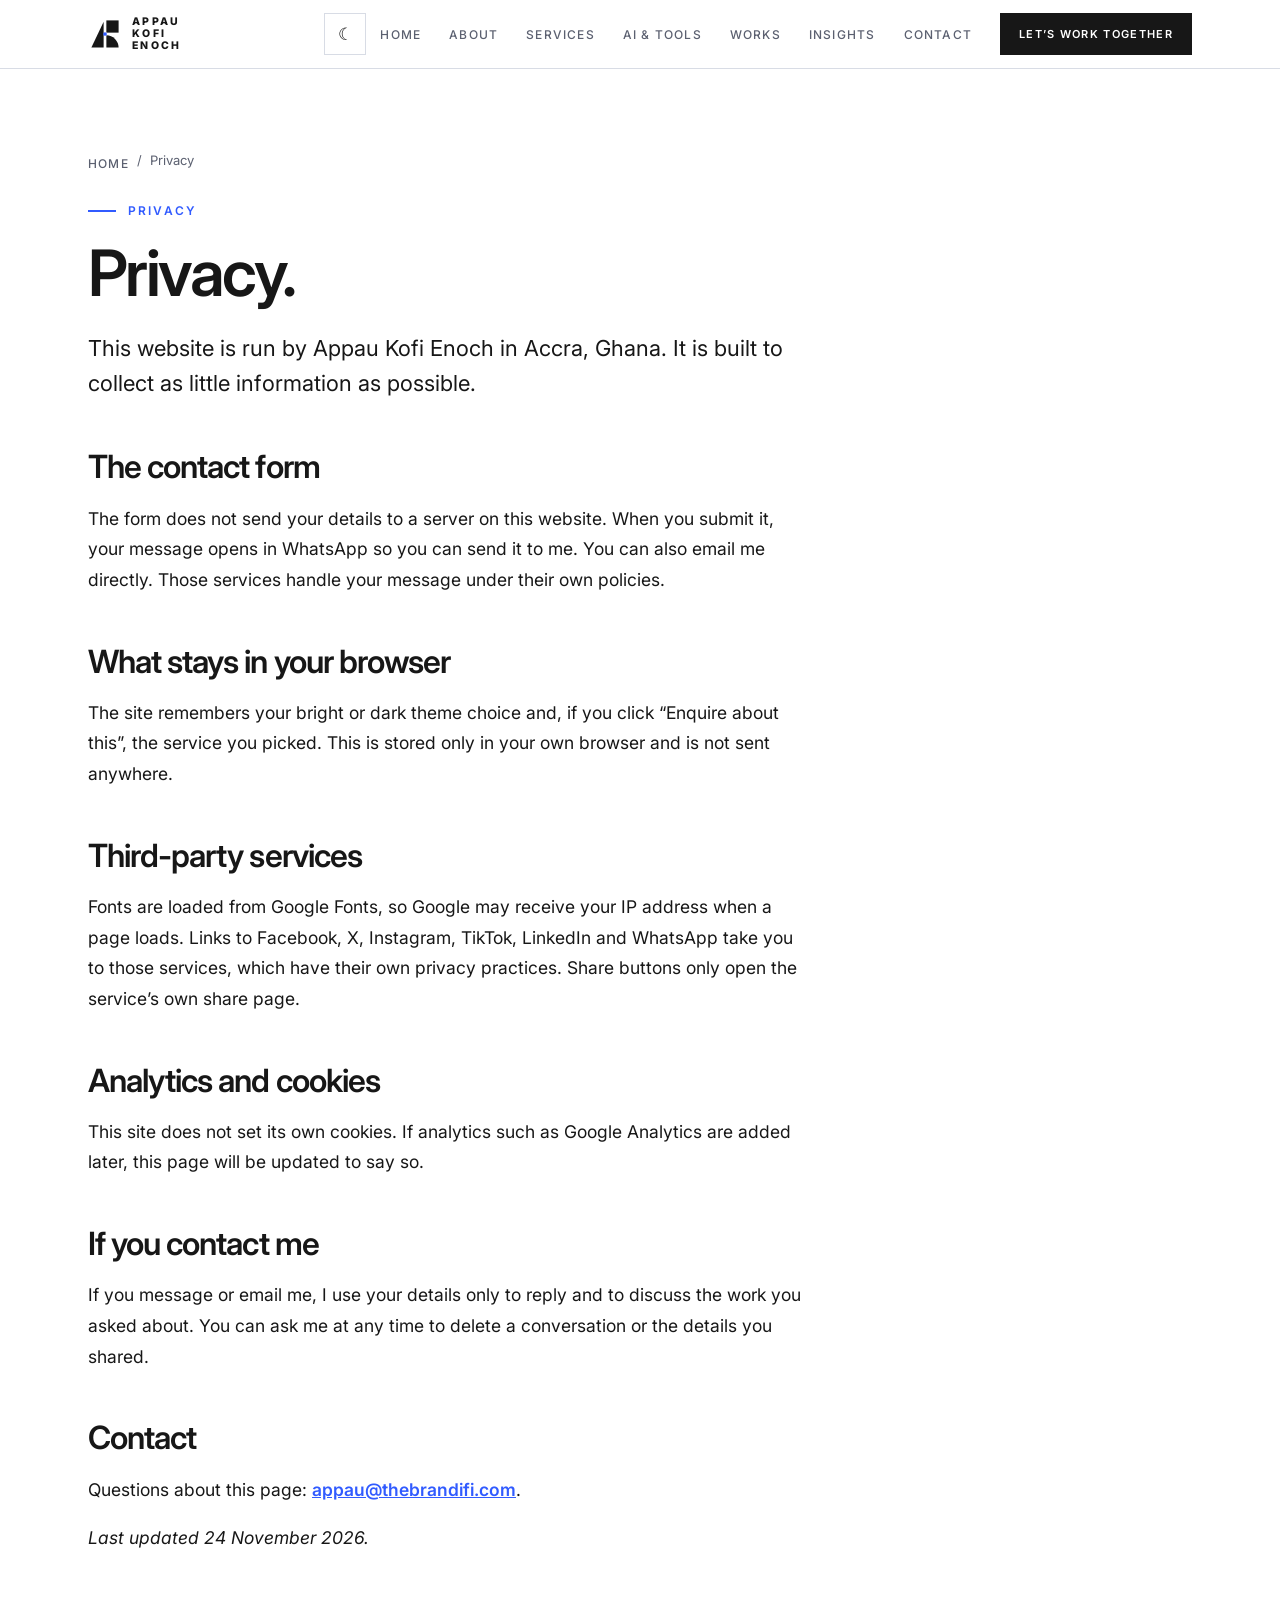
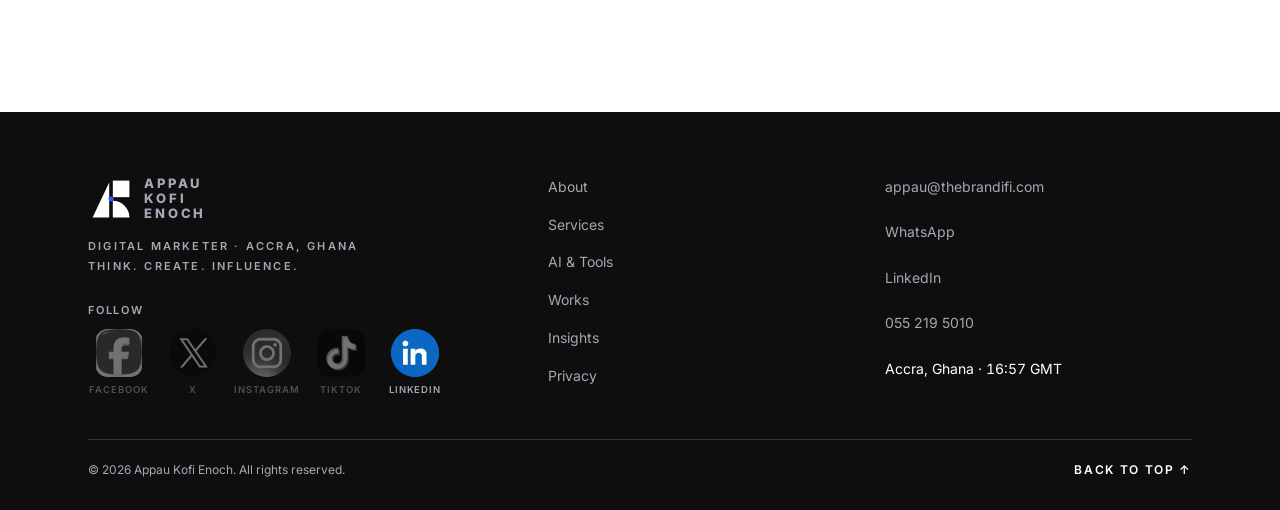
<file: privacy/index.html>
<!DOCTYPE html><html lang="en"><head><meta charset="utf-8"><meta name="viewport" content="width=device-width, initial-scale=1, viewport-fit=cover">
<title>Privacy | Appau Kofi Enoch</title>
<meta name="description" content="How this website handles your information: no accounts, no stored form data, and what your browser and third-party services do.">
<meta name="robots" content="index,follow,max-image-preview:large,max-snippet:-1,max-video-preview:-1">
<meta name="author" content="Appau Kofi Enoch"><meta name="theme-color" content="#315BFF">
<meta property="og:type" content="website"><meta property="og:site_name" content="Appau Kofi Enoch | The Intelligence Mark"><meta property="og:locale" content="en_GH">
<meta property="og:title" content="Privacy | Appau Kofi Enoch"><meta property="og:description" content="How this website handles your information: no accounts, no stored form data, and what your browser and third-party services do.">
<meta name="twitter:card" content="summary_large_image"><meta name="twitter:title" content="Privacy | Appau Kofi Enoch"><meta name="twitter:description" content="How this website handles your information: no accounts, no stored form data, and what your browser and third-party services do.">

<link rel="canonical" href="https://appau.thebrandifi.com/privacy/">
<link rel="alternate" hreflang="en-gh" href="https://appau.thebrandifi.com/privacy/"><link rel="alternate" hreflang="x-default" href="https://appau.thebrandifi.com/privacy/">
<meta property="og:url" content="https://appau.thebrandifi.com/privacy/">
<meta property="og:image" content="https://appau.thebrandifi.com/og-image.png"><meta property="og:image:width" content="1200"><meta property="og:image:height" content="630"><meta property="og:image:alt" content="Appau Kofi Enoch, Digital Marketer in Ghana">
<meta name="twitter:image" content="https://appau.thebrandifi.com/og-image.png">
<script type="application/ld+json">{"@context": "https://schema.org", "@type": "BreadcrumbList", "itemListElement": [{"@type": "ListItem", "position": 1, "name": "Home", "item": "https://appau.thebrandifi.com/"}, {"@type": "ListItem", "position": 2, "name": "Privacy", "item": "https://appau.thebrandifi.com/privacy/"}]}</script>

<link rel="icon" type="image/svg+xml" href="../favicon/favicon.svg">
<link rel="icon" type="image/png" sizes="32x32" href="../favicon/favicon-32.png">
<link rel="apple-touch-icon" sizes="180x180" href="../favicon/apple-touch-icon.png">
<link rel="manifest" href="../site.webmanifest">
<link rel="alternate" type="application/rss+xml" title="Appau Kofi Enoch | Insights" href="../feed.xml">
<noscript><style>.rv{opacity:1!important;transform:none!important}</style></noscript>
<link rel="preconnect" href="https://fonts.googleapis.com"><link rel="preconnect" href="https://fonts.gstatic.com" crossorigin>
<link rel="preload" as="style" href="https://fonts.googleapis.com/css2?family=Inter:wght@400;500;600;900&family=Space+Grotesk:wght@500;700&display=swap"><link rel="stylesheet" href="https://fonts.googleapis.com/css2?family=Inter:wght@400;500;600;900&family=Space+Grotesk:wght@500;700&display=swap" media="print" onload="this.media='all'"><noscript><link rel="stylesheet" href="https://fonts.googleapis.com/css2?family=Inter:wght@400;500;600;900&family=Space+Grotesk:wght@500;700&display=swap"></noscript>
<script type="application/ld+json">{"@context": "https://schema.org", "@graph": [{"@type": "WebPage", "name": "Privacy | Appau Kofi Enoch", "description": "How this website handles your information: no accounts, no stored form data, and what your browser and third-party services do.", "inLanguage": "en-GH", "isPartOf": {"@type": "WebSite", "@id": "https://appau.thebrandifi.com/#website", "name": "Appau Kofi Enoch"}, "author": {"@type": "Person", "@id": "https://appau.thebrandifi.com/#person", "name": "Appau Kofi Enoch"}, "url": "https://appau.thebrandifi.com/privacy/"}]}</script>
<link rel="stylesheet" href="../assets/css/main.css?v=2026112305"><script>try{document.documentElement.setAttribute('data-theme',localStorage.getItem('ake-theme2')||'light')}catch(e){document.documentElement.setAttribute('data-theme','light')}</script>
</head><body data-base="../">
<a class="skip" href="#main">Skip to main content</a>
<svg width="0" height="0" style="position:absolute"><defs>
<symbol id="sym" viewBox="0 0 100 100"><path d="M10 90 L46 14 L46 90Z"/><rect x="54" y="10" width="36" height="36"/><path d="M54 90 L54 54 A36 36 0 0 1 90 90Z"/></symbol></defs></svg>
<header><div class="w nv"><a href="../" class="logo" aria-label="Appau Kofi Enoch, home"><svg viewBox="0 0 100 100" aria-hidden="true"><g fill="currentColor"><path d="M10 90 L46 14 L46 90Z"/><rect x="54" y="10" width="36" height="36"/><path d="M54 90 L54 54 A36 36 0 0 1 90 90Z"/></g><circle cx="50" cy="50" r="5.5" fill="#315BFF"/></svg><span>APPAU<br>KOFI<br>ENOCH</span></a>
<button class="tg" id="tg" type="button" aria-label="Switch to bright theme" aria-pressed="false">☀</button><nav aria-label="Primary"><button id="mb" aria-expanded="false" aria-controls="nl" aria-label="Menu">☰</button><ul id="nl"><li><a href="../" data-p="home">Home</a></li><li><a href="../about/" data-p="about">About</a></li><li><a href="../services/" data-p="services">Services</a></li><li><a href="../ai-tools/" data-p="ai-tools">AI &amp; Tools</a></li><li><a href="../works/" data-p="works">Works</a></li><li><a href="../insights/" data-p="insights">Insights</a></li><li><a href="../contact/" data-p="contact">Contact</a></li><li><a class="btn" href="../contact/">Let’s work together</a></li></ul></nav></div><div id="pg" aria-hidden="true"></div></header>
<main id="main" tabindex="-1"><section class="first" id="privacy"><div class="w"><nav class="bc" aria-label="Breadcrumb"><a href="../">Home</a><span>/</span><span>Privacy</span></nav><p class="kick">Privacy</p><h1 class="h1s">Privacy.</h1><div class="art"><p class="lead">This website is run by Appau Kofi Enoch in Accra, Ghana. It is built to collect as little information as possible.</p>
<h2>The contact form</h2><p>The form does not send your details to a server on this website. When you submit it, your message opens in WhatsApp so you can send it to me. You can also email me directly. Those services handle your message under their own policies.</p>
<h2>What stays in your browser</h2><p>The site remembers your bright or dark theme choice and, if you click “Enquire about this”, the service you picked. This is stored only in your own browser and is not sent anywhere.</p>
<h2>Third-party services</h2><p>Fonts are loaded from Google Fonts, so Google may receive your IP address when a page loads. Links to Facebook, X, Instagram, TikTok, LinkedIn and WhatsApp take you to those services, which have their own privacy practices. Share buttons only open the service’s own share page.</p>
<h2>Analytics and cookies</h2><p>This site does not set its own cookies. If analytics such as Google Analytics are added later, this page will be updated to say so.</p>
<h2>If you contact me</h2><p>If you message or email me, I use your details only to reply and to discuss the work you asked about. You can ask me at any time to delete a conversation or the details you shared.</p>
<h2>Contact</h2><p>Questions about this page: <a href="mailto:appau@thebrandifi.com">appau@thebrandifi.com</a>.</p><p><em>Last updated 24 November 2026.</em></p></div></div></section></main>
<a href="./" id="top" class="top totop" aria-label="Back to top">↑</a>
<footer class="dk"><div class="w"><div class="fg"><div><a href="../" class="logo" style="font-size:13px"><svg viewBox="0 0 100 100" style="width:46px;height:46px" aria-hidden="true"><g fill="#fff"><path d="M10 90 L46 14 L46 90Z"/><rect x="54" y="10" width="36" height="36"/><path d="M54 90 L54 54 A36 36 0 0 1 90 90Z"/></g><circle cx="50" cy="50" r="5.5" fill="#315BFF"/></svg><span>APPAU<br>KOFI<br>ENOCH</span></a><small>DIGITAL MARKETER · ACCRA, GHANA<br>THINK. CREATE. INFLUENCE.</small><p class="ft-f">Follow</p><ul class="soc" aria-label="Follow Appau Kofi Enoch"><li><span class="off" role="img" aria-label="Facebook profile link coming soon" title="Facebook: link coming soon"><img src="../assets/logos/facebook.webp" alt="" width="48" height="48" loading="lazy" decoding="async"><span>Facebook</span></span></li><li><span class="off" role="img" aria-label="X profile link coming soon" title="X: link coming soon"><img src="../assets/logos/x.webp" alt="" width="48" height="48" loading="lazy" decoding="async"><span>X</span></span></li><li><span class="off" role="img" aria-label="Instagram profile link coming soon" title="Instagram: link coming soon"><img src="../assets/logos/instagram.webp" alt="" width="48" height="48" loading="lazy" decoding="async"><span>Instagram</span></span></li><li><span class="off" role="img" aria-label="TikTok profile link coming soon" title="TikTok: link coming soon"><img src="../assets/logos/tiktok.webp" alt="" width="48" height="48" loading="lazy" decoding="async"><span>TikTok</span></span></li><li><a href="https://www.linkedin.com/in/appauenoch2" target="_blank" rel="me noopener" aria-label="Follow Appau Kofi Enoch on LinkedIn" title="Follow on LinkedIn"><img src="../assets/logos/linkedin.webp" alt="" width="48" height="48" loading="lazy" decoding="async"><span>LinkedIn</span></a></li></ul></div>
<ul><li><a href="../about/">About</a></li><li><a href="../services/">Services</a></li><li><a href="../ai-tools/">AI &amp; Tools</a></li><li><a href="../works/">Works</a></li><li><a href="../insights/">Insights</a></li><li><a href="../privacy/">Privacy</a></li></ul>
<ul><li><a href="mailto:appau@thebrandifi.com">appau@thebrandifi.com</a></li><li><a href="https://wa.me/233552195010">WhatsApp</a></li><li><a href="https://www.linkedin.com/in/appauenoch2" target="_blank" rel="me noopener">LinkedIn</a></li><li><a href="tel:+233552195010">055 219 5010</a></li><li>Accra, Ghana · <span class="clk">GMT</span></li></ul></div>
<div class="bt"><span>© <span id="yr"></span> Appau Kofi Enoch. All rights reserved.</span><a href="./" class="totop">BACK TO TOP ↑</a></div></div></footer>
<script src="../assets/js/main.js?v=2026112305" defer></script></body></html>
</file>
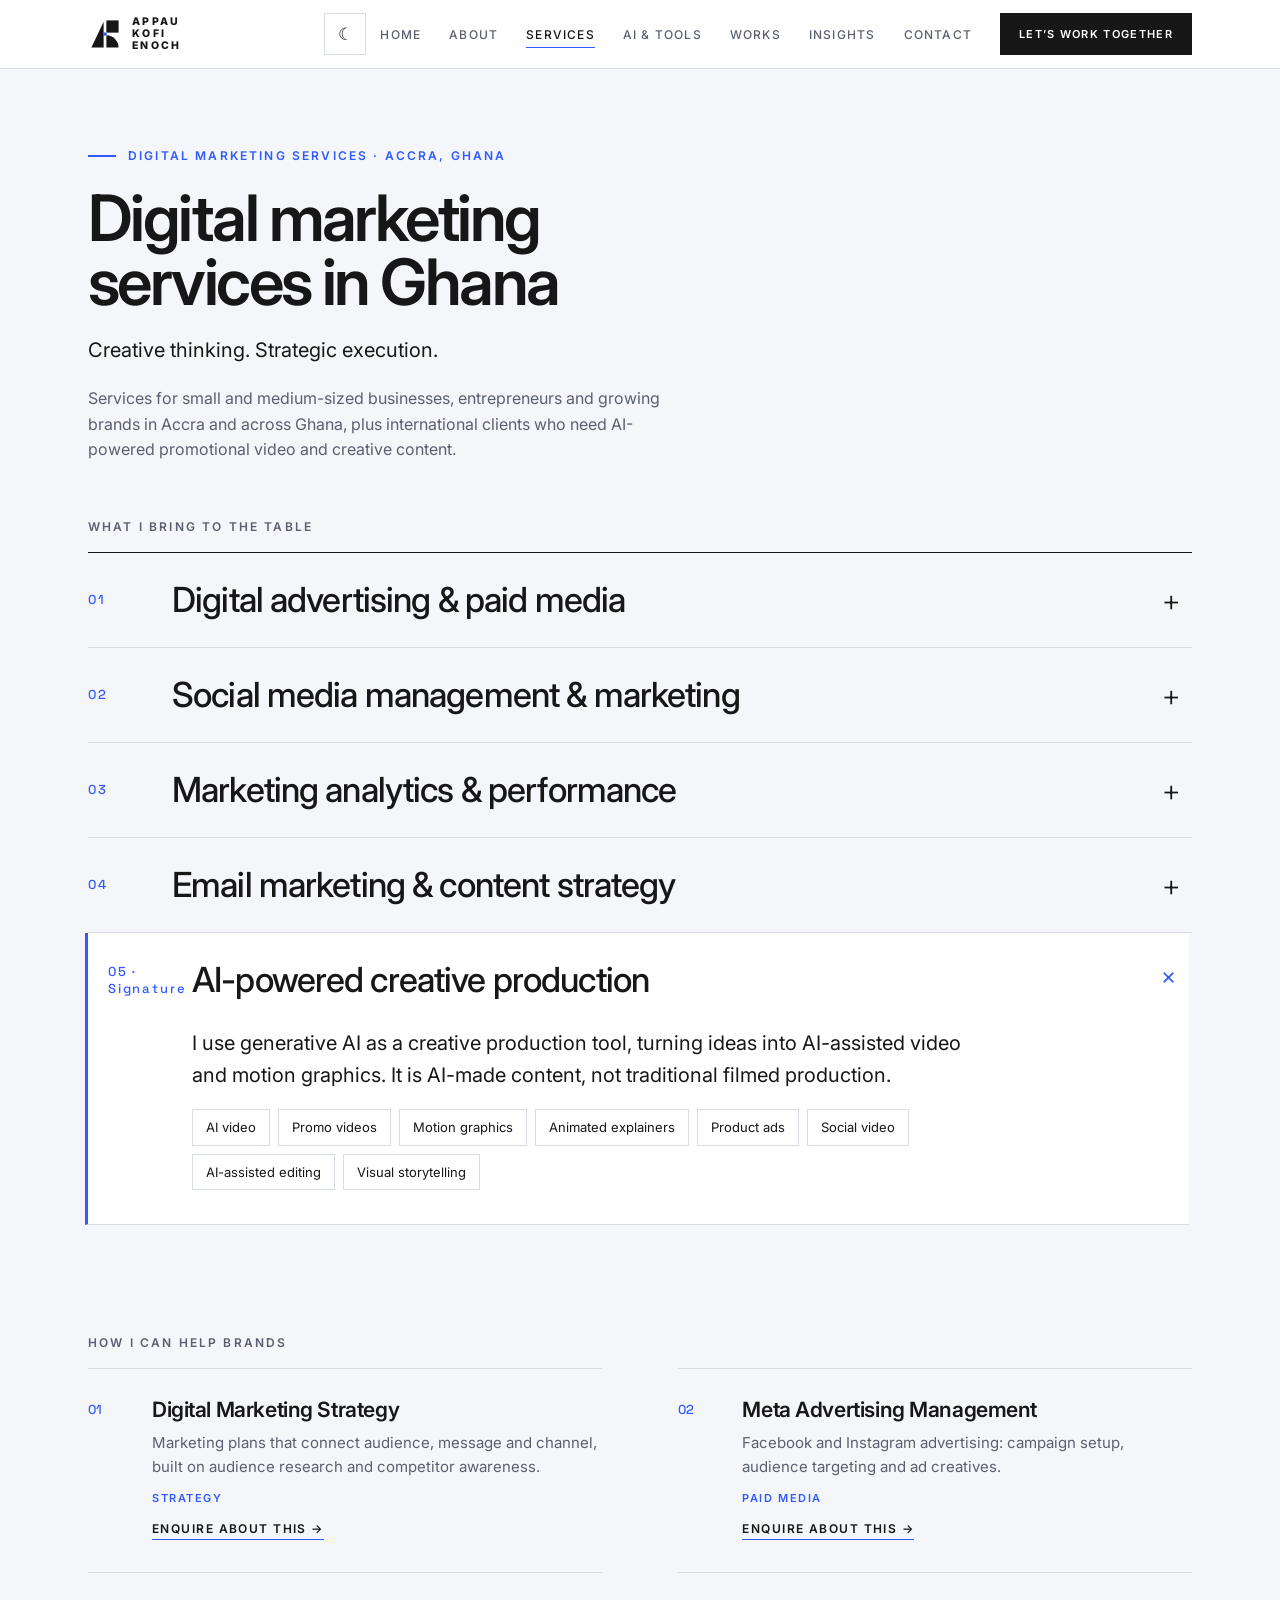
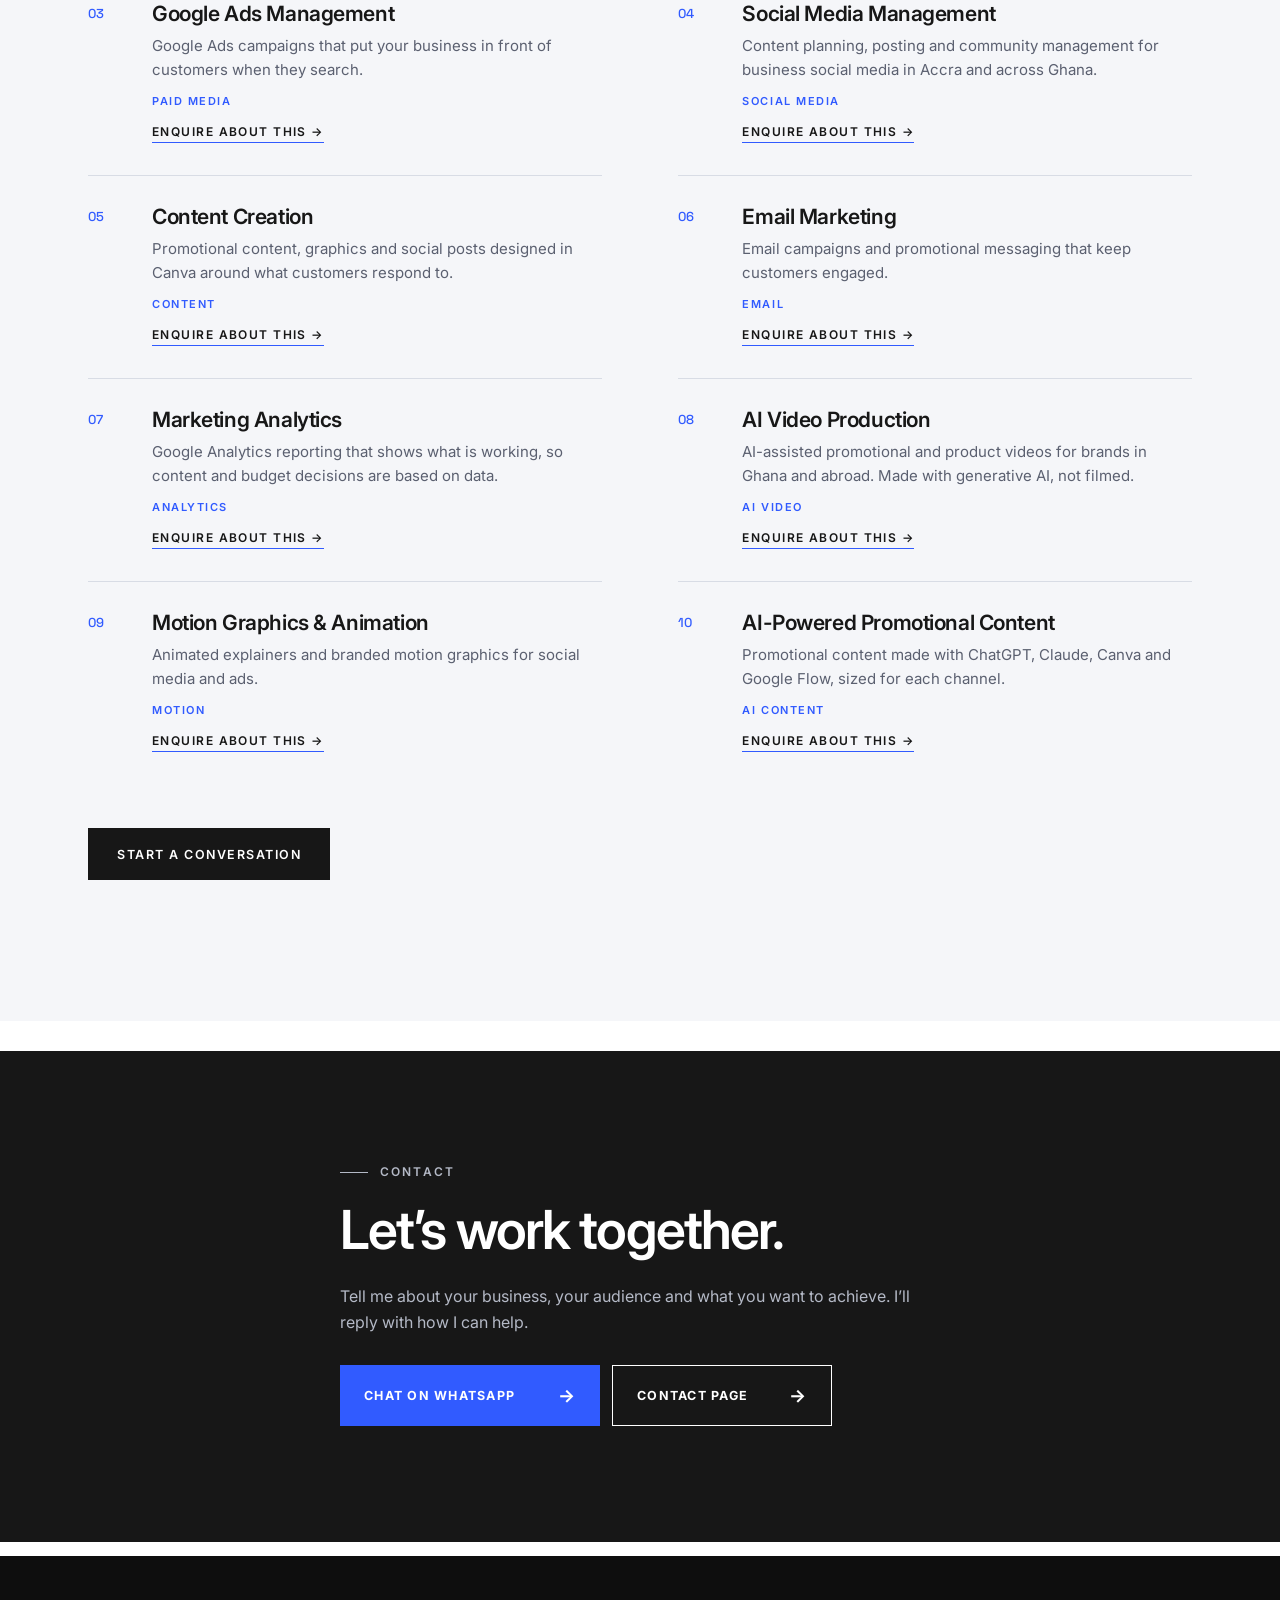
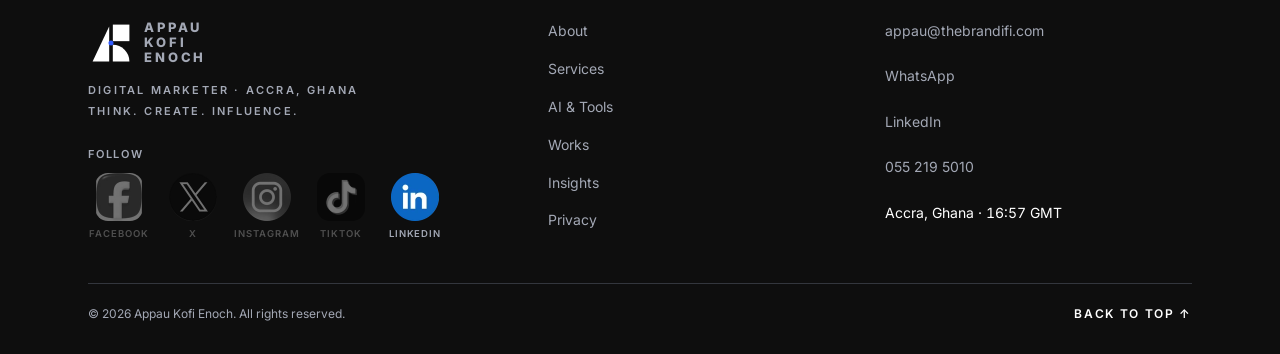
<file: services/index.html>
<!DOCTYPE html><html lang="en"><head><meta charset="utf-8"><meta name="viewport" content="width=device-width, initial-scale=1, viewport-fit=cover">
<title>Digital Marketing Services in Ghana | Appau Kofi Enoch</title>
<meta name="description" content="Digital marketing services in Ghana: strategy, Meta Ads, Google Ads, social media management, content creation, email marketing, analytics and AI video.">
<meta name="robots" content="index,follow,max-image-preview:large,max-snippet:-1,max-video-preview:-1">
<meta name="author" content="Appau Kofi Enoch"><meta name="theme-color" content="#315BFF">
<meta property="og:type" content="website"><meta property="og:site_name" content="Appau Kofi Enoch | The Intelligence Mark"><meta property="og:locale" content="en_GH">
<meta property="og:title" content="Digital Marketing Services in Ghana | Appau Kofi Enoch"><meta property="og:description" content="Digital marketing services in Ghana: strategy, Meta Ads, Google Ads, social media management, content creation, email marketing, analytics and AI video.">
<meta name="twitter:card" content="summary_large_image"><meta name="twitter:title" content="Digital Marketing Services in Ghana | Appau Kofi Enoch"><meta name="twitter:description" content="Digital marketing services in Ghana: strategy, Meta Ads, Google Ads, social media management, content creation, email marketing, analytics and AI video.">

<link rel="canonical" href="https://appau.thebrandifi.com/services/">
<link rel="alternate" hreflang="en-gh" href="https://appau.thebrandifi.com/services/"><link rel="alternate" hreflang="x-default" href="https://appau.thebrandifi.com/services/">
<meta property="og:url" content="https://appau.thebrandifi.com/services/">
<meta property="og:image" content="https://appau.thebrandifi.com/og-image.png"><meta property="og:image:width" content="1200"><meta property="og:image:height" content="630"><meta property="og:image:alt" content="Appau Kofi Enoch, Digital Marketer in Ghana">
<meta name="twitter:image" content="https://appau.thebrandifi.com/og-image.png">
<script type="application/ld+json">{"@context": "https://schema.org", "@type": "BreadcrumbList", "itemListElement": [{"@type": "ListItem", "position": 1, "name": "Home", "item": "https://appau.thebrandifi.com/"}, {"@type": "ListItem", "position": 2, "name": "Services", "item": "https://appau.thebrandifi.com/services/"}]}</script>

<link rel="icon" type="image/svg+xml" href="../favicon/favicon.svg">
<link rel="icon" type="image/png" sizes="32x32" href="../favicon/favicon-32.png">
<link rel="apple-touch-icon" sizes="180x180" href="../favicon/apple-touch-icon.png">
<link rel="manifest" href="../site.webmanifest">
<link rel="alternate" type="application/rss+xml" title="Appau Kofi Enoch | Insights" href="../feed.xml">
<noscript><style>.rv{opacity:1!important;transform:none!important}</style></noscript>
<link rel="preconnect" href="https://fonts.googleapis.com"><link rel="preconnect" href="https://fonts.gstatic.com" crossorigin>
<link rel="preload" as="style" href="https://fonts.googleapis.com/css2?family=Inter:wght@400;500;600;900&family=Space+Grotesk:wght@500;700&display=swap"><link rel="stylesheet" href="https://fonts.googleapis.com/css2?family=Inter:wght@400;500;600;900&family=Space+Grotesk:wght@500;700&display=swap" media="print" onload="this.media='all'"><noscript><link rel="stylesheet" href="https://fonts.googleapis.com/css2?family=Inter:wght@400;500;600;900&family=Space+Grotesk:wght@500;700&display=swap"></noscript>
<script type="application/ld+json">{"@context": "https://schema.org", "@graph": [{"@type": "CollectionPage", "name": "Digital Marketing Services in Ghana | Appau Kofi Enoch", "description": "Digital marketing services in Ghana: strategy, Meta Ads, Google Ads, social media management, content creation, email marketing, analytics and AI video.", "inLanguage": "en-GH", "isPartOf": {"@type": "WebSite", "@id": "https://appau.thebrandifi.com/#website", "name": "Appau Kofi Enoch"}, "about": {"@type": "Person", "@id": "https://appau.thebrandifi.com/#person", "name": "Appau Kofi Enoch"}, "url": "https://appau.thebrandifi.com/services/"}, {"@type": "Service", "name": "Digital Marketing Strategy", "description": "Marketing plans that connect audience, message and channel, built on audience research and competitor awareness.", "serviceType": "Strategy", "provider": {"@type": "Person", "@id": "https://appau.thebrandifi.com/#person", "name": "Appau Kofi Enoch"}, "areaServed": [{"@type": "Country", "name": "Ghana"}, {"@type": "Place", "name": "Worldwide (remote services)"}], "url": "https://appau.thebrandifi.com/services/"}, {"@type": "Service", "name": "Meta Advertising Management", "description": "Facebook and Instagram advertising: campaign setup, audience targeting and ad creatives.", "serviceType": "Paid media", "provider": {"@type": "Person", "@id": "https://appau.thebrandifi.com/#person", "name": "Appau Kofi Enoch"}, "areaServed": [{"@type": "Country", "name": "Ghana"}, {"@type": "Place", "name": "Worldwide (remote services)"}], "url": "https://appau.thebrandifi.com/services/"}, {"@type": "Service", "name": "Google Ads Management", "description": "Google Ads campaigns that put your business in front of customers when they search.", "serviceType": "Paid media", "provider": {"@type": "Person", "@id": "https://appau.thebrandifi.com/#person", "name": "Appau Kofi Enoch"}, "areaServed": [{"@type": "Country", "name": "Ghana"}, {"@type": "Place", "name": "Worldwide (remote services)"}], "url": "https://appau.thebrandifi.com/services/"}, {"@type": "Service", "name": "Social Media Management", "description": "Content planning, posting and community management for business social media in Accra and across Ghana.", "serviceType": "Social media", "provider": {"@type": "Person", "@id": "https://appau.thebrandifi.com/#person", "name": "Appau Kofi Enoch"}, "areaServed": [{"@type": "Country", "name": "Ghana"}, {"@type": "Place", "name": "Worldwide (remote services)"}], "url": "https://appau.thebrandifi.com/services/"}, {"@type": "Service", "name": "Content Creation", "description": "Promotional content, graphics and social posts designed in Canva around what customers respond to.", "serviceType": "Content", "provider": {"@type": "Person", "@id": "https://appau.thebrandifi.com/#person", "name": "Appau Kofi Enoch"}, "areaServed": [{"@type": "Country", "name": "Ghana"}, {"@type": "Place", "name": "Worldwide (remote services)"}], "url": "https://appau.thebrandifi.com/services/"}, {"@type": "Service", "name": "Email Marketing", "description": "Email campaigns and promotional messaging that keep customers engaged.", "serviceType": "Email", "provider": {"@type": "Person", "@id": "https://appau.thebrandifi.com/#person", "name": "Appau Kofi Enoch"}, "areaServed": [{"@type": "Country", "name": "Ghana"}, {"@type": "Place", "name": "Worldwide (remote services)"}], "url": "https://appau.thebrandifi.com/services/"}, {"@type": "Service", "name": "Marketing Analytics", "description": "Google Analytics reporting that shows what is working, so content and budget decisions are based on data.", "serviceType": "Analytics", "provider": {"@type": "Person", "@id": "https://appau.thebrandifi.com/#person", "name": "Appau Kofi Enoch"}, "areaServed": [{"@type": "Country", "name": "Ghana"}, {"@type": "Place", "name": "Worldwide (remote services)"}], "url": "https://appau.thebrandifi.com/services/"}, {"@type": "Service", "name": "AI Video Production", "description": "AI-assisted promotional and product videos for brands in Ghana and abroad. Made with generative AI, not filmed.", "serviceType": "AI video", "provider": {"@type": "Person", "@id": "https://appau.thebrandifi.com/#person", "name": "Appau Kofi Enoch"}, "areaServed": [{"@type": "Country", "name": "Ghana"}, {"@type": "Place", "name": "Worldwide (remote services)"}], "url": "https://appau.thebrandifi.com/services/"}, {"@type": "Service", "name": "Motion Graphics & Animation", "description": "Animated explainers and branded motion graphics for social media and ads.", "serviceType": "Motion", "provider": {"@type": "Person", "@id": "https://appau.thebrandifi.com/#person", "name": "Appau Kofi Enoch"}, "areaServed": [{"@type": "Country", "name": "Ghana"}, {"@type": "Place", "name": "Worldwide (remote services)"}], "url": "https://appau.thebrandifi.com/services/"}, {"@type": "Service", "name": "AI-Powered Promotional Content", "description": "Promotional content made with ChatGPT, Claude, Canva and Google Flow, sized for each channel.", "serviceType": "AI content", "provider": {"@type": "Person", "@id": "https://appau.thebrandifi.com/#person", "name": "Appau Kofi Enoch"}, "areaServed": [{"@type": "Country", "name": "Ghana"}, {"@type": "Place", "name": "Worldwide (remote services)"}], "url": "https://appau.thebrandifi.com/services/"}]}</script>
<link rel="stylesheet" href="../assets/css/main.css?v=2026112305"><script>try{document.documentElement.setAttribute('data-theme',localStorage.getItem('ake-theme2')||'light')}catch(e){document.documentElement.setAttribute('data-theme','light')}</script>
</head><body data-base="../">
<a class="skip" href="#main">Skip to main content</a>
<svg width="0" height="0" style="position:absolute"><defs>
<symbol id="sym" viewBox="0 0 100 100"><path d="M10 90 L46 14 L46 90Z"/><rect x="54" y="10" width="36" height="36"/><path d="M54 90 L54 54 A36 36 0 0 1 90 90Z"/></symbol></defs></svg>
<header><div class="w nv"><a href="../" class="logo" aria-label="Appau Kofi Enoch, home"><svg viewBox="0 0 100 100" aria-hidden="true"><g fill="currentColor"><path d="M10 90 L46 14 L46 90Z"/><rect x="54" y="10" width="36" height="36"/><path d="M54 90 L54 54 A36 36 0 0 1 90 90Z"/></g><circle cx="50" cy="50" r="5.5" fill="#315BFF"/></svg><span>APPAU<br>KOFI<br>ENOCH</span></a>
<button class="tg" id="tg" type="button" aria-label="Switch to bright theme" aria-pressed="false">☀</button><nav aria-label="Primary"><button id="mb" aria-expanded="false" aria-controls="nl" aria-label="Menu">☰</button><ul id="nl"><li><a href="../" data-p="home">Home</a></li><li><a href="../about/" data-p="about">About</a></li><li><a href="../services/" data-p="services" class="on" aria-current="page">Services</a></li><li><a href="../ai-tools/" data-p="ai-tools">AI &amp; Tools</a></li><li><a href="../works/" data-p="works">Works</a></li><li><a href="../insights/" data-p="insights">Insights</a></li><li><a href="../contact/" data-p="contact">Contact</a></li><li><a class="btn" href="../contact/">Let’s work together</a></li></ul></nav></div><div id="pg" aria-hidden="true"></div></header>
<main id="main" tabindex="-1"><section class="first" id="services"><div class="w"><p class="kick">Digital marketing services · Accra, Ghana</p><h1 class="h1s">Digital marketing services in Ghana</h1><p class="lead" style="margin:-6px 0 20px">Creative thinking. Strategic execution.</p><p style="margin:0 0 56px">Services for small and medium-sized businesses, entrepreneurs and growing brands in Accra and across Ghana, plus international clients who need AI-powered promotional video and creative content.</p>
<h3 class="sb">What I bring to the table</h3><div class="ex" id="exl"><details class="rv"><summary><b>01</b><span>Digital advertising &amp; paid media</span></summary><div class="bd"><p class="lead" style="margin:0">Paid advertising as a strategic tool for brand visibility, audience engagement and business growth.</p><ul><li>Meta Ads</li><li>Facebook &amp; Instagram ads</li><li>Google Ads</li><li>Campaign planning</li><li>Audience targeting</li><li>Ad creative</li><li>Monitoring</li><li>Optimisation</li></ul></div></details><details class="rv"><summary><b>02</b><span>Social media management &amp; marketing</span></summary><div class="bd"><p class="lead" style="margin:0">Building and developing a brand’s presence with a consistent voice and a plan behind every post.</p><ul><li>Account management</li><li>Strategy</li><li>Content calendars</li><li>Content creation</li><li>Community management</li><li>Campaigns</li><li>Performance monitoring</li></ul></div></details><details class="rv"><summary><b>03</b><span>Marketing analytics &amp; performance</span></summary><div class="bd"><p class="lead" style="margin:0">Understanding performance so budget and creative decisions are informed by data, not guesswork.</p><ul><li>Google Analytics</li><li>Traffic analysis</li><li>Audience insights</li><li>Campaign analysis</li><li>Reporting</li></ul></div></details><details class="rv"><summary><b>04</b><span>Email marketing &amp; content strategy</span></summary><div class="bd"><p class="lead" style="margin:0">Audience-focused messaging, from campaigns to storytelling, planned around the customer’s journey.</p><ul><li>Email campaigns</li><li>Email content</li><li>Content planning</li><li>Promotional messaging</li><li>Brand storytelling</li></ul></div></details><details class="rv hot" open=""><summary><b>05</b><span>AI-powered creative production</span></summary><div class="bd"><p class="lead" style="margin:0">I use generative AI as a creative production tool, turning ideas into AI-assisted video and motion graphics. It is AI-made content, not traditional filmed production.</p><ul><li>AI video</li><li>Promo videos</li><li>Motion graphics</li><li>Animated explainers</li><li>Product ads</li><li>Social video</li><li>AI-assisted editing</li><li>Visual storytelling</li></ul></div></details></div>
<h3 class="sb" style="margin-top:clamp(64px,9vw,110px)">How I can help brands</h3><div class="sv" id="svl"><article class="rv"><b>01</b><h3>Digital Marketing Strategy</h3><p>Marketing plans that connect audience, message and channel, built on audience research and competitor awareness.</p><small>Strategy</small><a class="enq" href="../contact/?s=Enquiry%3A%20Digital%20Marketing%20Strategy" data-s="Digital Marketing Strategy">Enquire about this</a></article><article class="rv"><b>02</b><h3>Meta Advertising Management</h3><p>Facebook and Instagram advertising: campaign setup, audience targeting and ad creatives.</p><small>Paid media</small><a class="enq" href="../contact/?s=Enquiry%3A%20Meta%20Advertising%20Management" data-s="Meta Advertising Management">Enquire about this</a></article><article class="rv"><b>03</b><h3>Google Ads Management</h3><p>Google Ads campaigns that put your business in front of customers when they search.</p><small>Paid media</small><a class="enq" href="../contact/?s=Enquiry%3A%20Google%20Ads%20Management" data-s="Google Ads Management">Enquire about this</a></article><article class="rv"><b>04</b><h3>Social Media Management</h3><p>Content planning, posting and community management for business social media in Accra and across Ghana.</p><small>Social media</small><a class="enq" href="../contact/?s=Enquiry%3A%20Social%20Media%20Management" data-s="Social Media Management">Enquire about this</a></article><article class="rv"><b>05</b><h3>Content Creation</h3><p>Promotional content, graphics and social posts designed in Canva around what customers respond to.</p><small>Content</small><a class="enq" href="../contact/?s=Enquiry%3A%20Content%20Creation" data-s="Content Creation">Enquire about this</a></article><article class="rv"><b>06</b><h3>Email Marketing</h3><p>Email campaigns and promotional messaging that keep customers engaged.</p><small>Email</small><a class="enq" href="../contact/?s=Enquiry%3A%20Email%20Marketing" data-s="Email Marketing">Enquire about this</a></article><article class="rv"><b>07</b><h3>Marketing Analytics</h3><p>Google Analytics reporting that shows what is working, so content and budget decisions are based on data.</p><small>Analytics</small><a class="enq" href="../contact/?s=Enquiry%3A%20Marketing%20Analytics" data-s="Marketing Analytics">Enquire about this</a></article><article class="rv"><b>08</b><h3>AI Video Production</h3><p>AI-assisted promotional and product videos for brands in Ghana and abroad. Made with generative AI, not filmed.</p><small>AI video</small><a class="enq" href="../contact/?s=Enquiry%3A%20AI%20Video%20Production" data-s="AI Video Production">Enquire about this</a></article><article class="rv"><b>09</b><h3>Motion Graphics &amp; Animation</h3><p>Animated explainers and branded motion graphics for social media and ads.</p><small>Motion</small><a class="enq" href="../contact/?s=Enquiry%3A%20Motion%20Graphics%20%26amp%3B%20Animation" data-s="Motion Graphics &amp; Animation">Enquire about this</a></article><article class="rv"><b>10</b><h3>AI-Powered Promotional Content</h3><p>Promotional content made with ChatGPT, Claude, Canva and Google Flow, sized for each channel.</p><small>AI content</small><a class="enq" href="../contact/?s=Enquiry%3A%20AI-Powered%20Promotional%20Content" data-s="AI-Powered Promotional Content">Enquire about this</a></article></div>
<a class="btn" href="../contact/" style="margin-top:44px">Start a conversation</a></div></section><section class="dk cta" id="cta"><div class="w"><p class="kick">Contact</p><h2>Let’s work together.</h2><p>Tell me about your business, your audience and what you want to achieve. I’ll reply with how I can help.</p><div class="cta"><a class="wa" href="https://wa.me/233552195010" target="_blank" rel="noopener">Chat on WhatsApp <b>→</b></a><a class="em2" href="../contact/">Contact page <b>→</b></a></div></div></section></main>
<a href="./" id="top" class="top totop" aria-label="Back to top">↑</a>
<footer class="dk"><div class="w"><div class="fg"><div><a href="../" class="logo" style="font-size:13px"><svg viewBox="0 0 100 100" style="width:46px;height:46px" aria-hidden="true"><g fill="#fff"><path d="M10 90 L46 14 L46 90Z"/><rect x="54" y="10" width="36" height="36"/><path d="M54 90 L54 54 A36 36 0 0 1 90 90Z"/></g><circle cx="50" cy="50" r="5.5" fill="#315BFF"/></svg><span>APPAU<br>KOFI<br>ENOCH</span></a><small>DIGITAL MARKETER · ACCRA, GHANA<br>THINK. CREATE. INFLUENCE.</small><p class="ft-f">Follow</p><ul class="soc" aria-label="Follow Appau Kofi Enoch"><li><span class="off" role="img" aria-label="Facebook profile link coming soon" title="Facebook: link coming soon"><img src="../assets/logos/facebook.webp" alt="" width="48" height="48" loading="lazy" decoding="async"><span>Facebook</span></span></li><li><span class="off" role="img" aria-label="X profile link coming soon" title="X: link coming soon"><img src="../assets/logos/x.webp" alt="" width="48" height="48" loading="lazy" decoding="async"><span>X</span></span></li><li><span class="off" role="img" aria-label="Instagram profile link coming soon" title="Instagram: link coming soon"><img src="../assets/logos/instagram.webp" alt="" width="48" height="48" loading="lazy" decoding="async"><span>Instagram</span></span></li><li><span class="off" role="img" aria-label="TikTok profile link coming soon" title="TikTok: link coming soon"><img src="../assets/logos/tiktok.webp" alt="" width="48" height="48" loading="lazy" decoding="async"><span>TikTok</span></span></li><li><a href="https://www.linkedin.com/in/appauenoch2" target="_blank" rel="me noopener" aria-label="Follow Appau Kofi Enoch on LinkedIn" title="Follow on LinkedIn"><img src="../assets/logos/linkedin.webp" alt="" width="48" height="48" loading="lazy" decoding="async"><span>LinkedIn</span></a></li></ul></div>
<ul><li><a href="../about/">About</a></li><li><a href="../services/">Services</a></li><li><a href="../ai-tools/">AI &amp; Tools</a></li><li><a href="../works/">Works</a></li><li><a href="../insights/">Insights</a></li><li><a href="../privacy/">Privacy</a></li></ul>
<ul><li><a href="mailto:appau@thebrandifi.com">appau@thebrandifi.com</a></li><li><a href="https://wa.me/233552195010">WhatsApp</a></li><li><a href="https://www.linkedin.com/in/appauenoch2" target="_blank" rel="me noopener">LinkedIn</a></li><li><a href="tel:+233552195010">055 219 5010</a></li><li>Accra, Ghana · <span class="clk">GMT</span></li></ul></div>
<div class="bt"><span>© <span id="yr"></span> Appau Kofi Enoch. All rights reserved.</span><a href="./" class="totop">BACK TO TOP ↑</a></div></div></footer>
<script src="../assets/js/main.js?v=2026112305" defer></script></body></html>
</file>
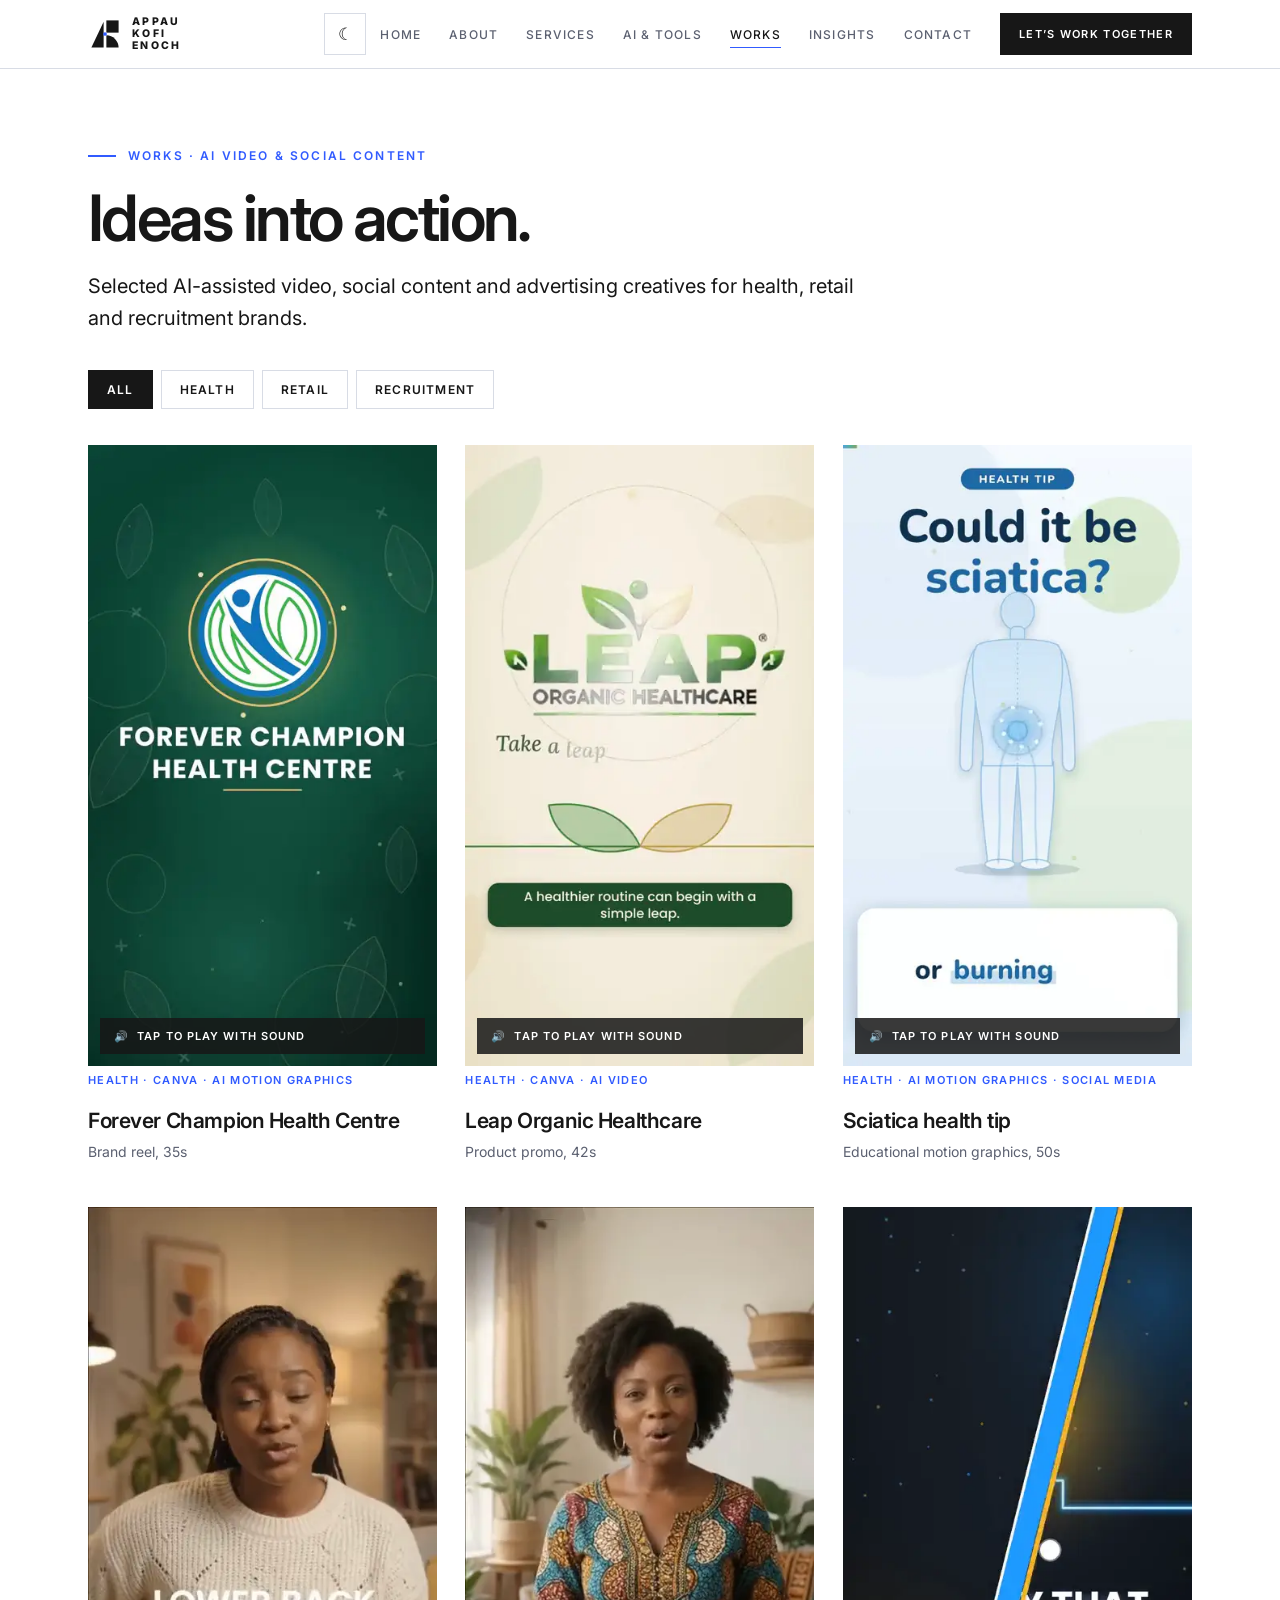
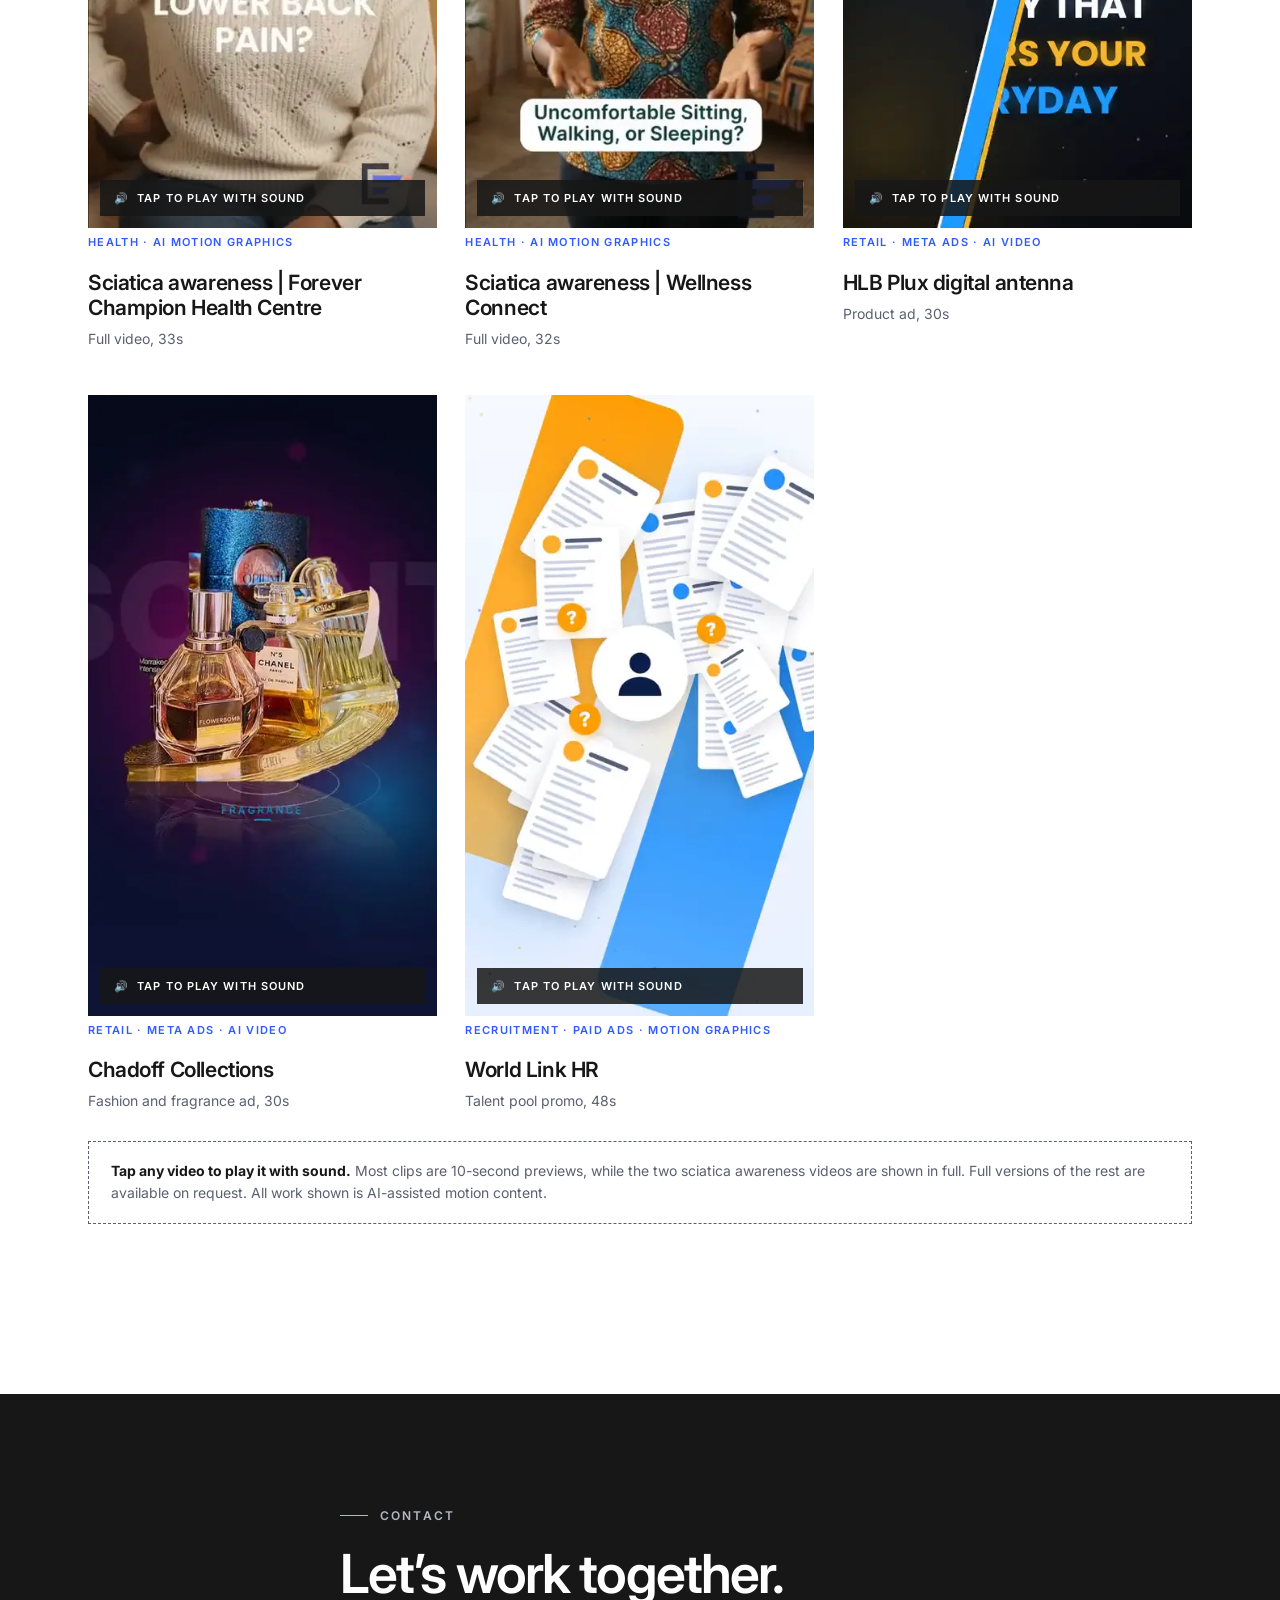
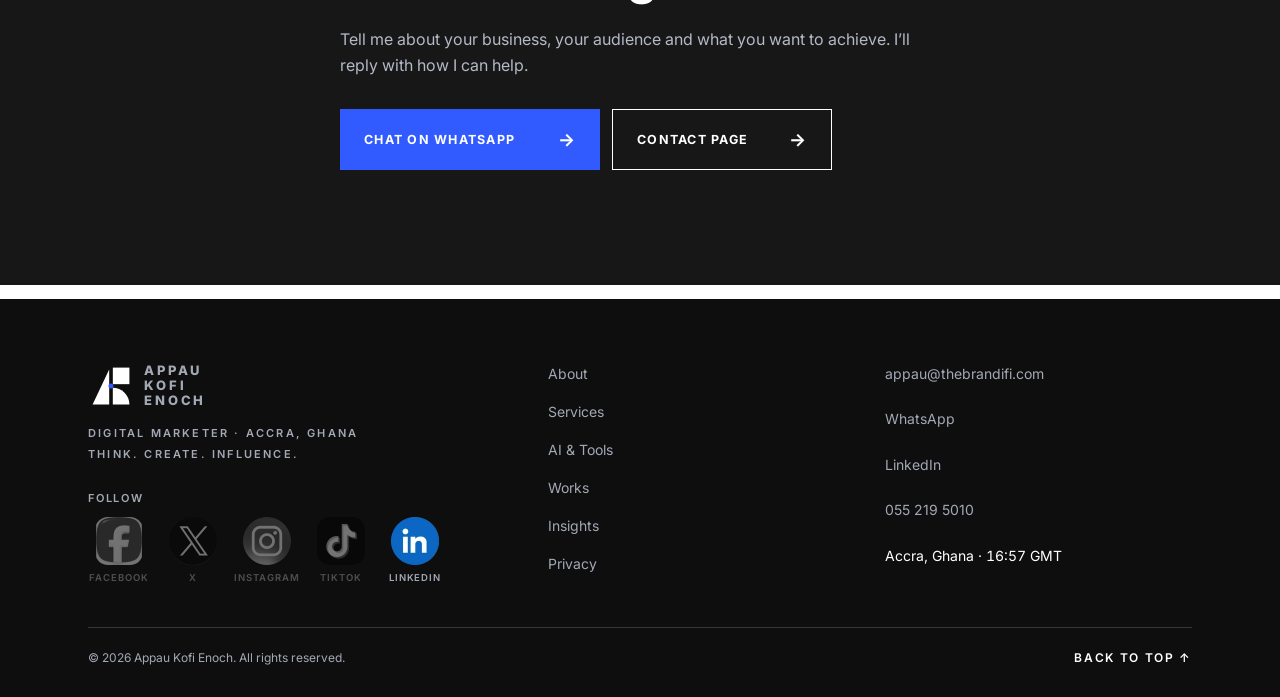
<file: works/index.html>
<!DOCTYPE html><html lang="en"><head><meta charset="utf-8"><meta name="viewport" content="width=device-width, initial-scale=1, viewport-fit=cover">
<title>Works: AI-Assisted Video & Social Content | Appau Kofi Enoch</title>
<meta name="description" content="Selected AI-assisted video, social content and ad creatives for health, retail and recruitment brands by Appau Kofi Enoch in Accra, Ghana.">
<meta name="robots" content="index,follow,max-image-preview:large,max-snippet:-1,max-video-preview:-1">
<meta name="author" content="Appau Kofi Enoch"><meta name="theme-color" content="#315BFF">
<meta property="og:type" content="website"><meta property="og:site_name" content="Appau Kofi Enoch | The Intelligence Mark"><meta property="og:locale" content="en_GH">
<meta property="og:title" content="Works: AI-Assisted Video & Social Content | Appau Kofi Enoch"><meta property="og:description" content="Selected AI-assisted video, social content and ad creatives for health, retail and recruitment brands by Appau Kofi Enoch in Accra, Ghana.">
<meta name="twitter:card" content="summary_large_image"><meta name="twitter:title" content="Works: AI-Assisted Video & Social Content | Appau Kofi Enoch"><meta name="twitter:description" content="Selected AI-assisted video, social content and ad creatives for health, retail and recruitment brands by Appau Kofi Enoch in Accra, Ghana.">

<link rel="canonical" href="https://appau.thebrandifi.com/works/">
<link rel="alternate" hreflang="en-gh" href="https://appau.thebrandifi.com/works/"><link rel="alternate" hreflang="x-default" href="https://appau.thebrandifi.com/works/">
<meta property="og:url" content="https://appau.thebrandifi.com/works/">
<meta property="og:image" content="https://appau.thebrandifi.com/og-image.png"><meta property="og:image:width" content="1200"><meta property="og:image:height" content="630"><meta property="og:image:alt" content="Appau Kofi Enoch, Digital Marketer in Ghana">
<meta name="twitter:image" content="https://appau.thebrandifi.com/og-image.png">
<script type="application/ld+json">{"@context": "https://schema.org", "@type": "BreadcrumbList", "itemListElement": [{"@type": "ListItem", "position": 1, "name": "Home", "item": "https://appau.thebrandifi.com/"}, {"@type": "ListItem", "position": 2, "name": "Works", "item": "https://appau.thebrandifi.com/works/"}]}</script>

<link rel="icon" type="image/svg+xml" href="../favicon/favicon.svg">
<link rel="icon" type="image/png" sizes="32x32" href="../favicon/favicon-32.png">
<link rel="apple-touch-icon" sizes="180x180" href="../favicon/apple-touch-icon.png">
<link rel="manifest" href="../site.webmanifest">
<link rel="alternate" type="application/rss+xml" title="Appau Kofi Enoch | Insights" href="../feed.xml">
<noscript><style>.rv{opacity:1!important;transform:none!important}</style></noscript>
<link rel="preconnect" href="https://fonts.googleapis.com"><link rel="preconnect" href="https://fonts.gstatic.com" crossorigin>
<link rel="preload" as="style" href="https://fonts.googleapis.com/css2?family=Inter:wght@400;500;600;900&family=Space+Grotesk:wght@500;700&display=swap"><link rel="stylesheet" href="https://fonts.googleapis.com/css2?family=Inter:wght@400;500;600;900&family=Space+Grotesk:wght@500;700&display=swap" media="print" onload="this.media='all'"><noscript><link rel="stylesheet" href="https://fonts.googleapis.com/css2?family=Inter:wght@400;500;600;900&family=Space+Grotesk:wght@500;700&display=swap"></noscript>
<script type="application/ld+json">{"@context": "https://schema.org", "@graph": [{"@type": "CollectionPage", "name": "Works: AI-Assisted Video & Social Content | Appau Kofi Enoch", "description": "Selected AI-assisted video, social content and ad creatives for health, retail and recruitment brands by Appau Kofi Enoch in Accra, Ghana.", "inLanguage": "en-GH", "isPartOf": {"@type": "WebSite", "@id": "https://appau.thebrandifi.com/#website", "name": "Appau Kofi Enoch"}, "author": {"@type": "Person", "@id": "https://appau.thebrandifi.com/#person", "name": "Appau Kofi Enoch"}, "url": "https://appau.thebrandifi.com/works/"}]}</script>
<link rel="stylesheet" href="../assets/css/main.css?v=2026112305"><script>try{document.documentElement.setAttribute('data-theme',localStorage.getItem('ake-theme2')||'light')}catch(e){document.documentElement.setAttribute('data-theme','light')}</script>
</head><body data-base="../">
<a class="skip" href="#main">Skip to main content</a>
<svg width="0" height="0" style="position:absolute"><defs>
<symbol id="sym" viewBox="0 0 100 100"><path d="M10 90 L46 14 L46 90Z"/><rect x="54" y="10" width="36" height="36"/><path d="M54 90 L54 54 A36 36 0 0 1 90 90Z"/></symbol></defs></svg>
<header><div class="w nv"><a href="../" class="logo" aria-label="Appau Kofi Enoch, home"><svg viewBox="0 0 100 100" aria-hidden="true"><g fill="currentColor"><path d="M10 90 L46 14 L46 90Z"/><rect x="54" y="10" width="36" height="36"/><path d="M54 90 L54 54 A36 36 0 0 1 90 90Z"/></g><circle cx="50" cy="50" r="5.5" fill="#315BFF"/></svg><span>APPAU<br>KOFI<br>ENOCH</span></a>
<button class="tg" id="tg" type="button" aria-label="Switch to bright theme" aria-pressed="false">☀</button><nav aria-label="Primary"><button id="mb" aria-expanded="false" aria-controls="nl" aria-label="Menu">☰</button><ul id="nl"><li><a href="../" data-p="home">Home</a></li><li><a href="../about/" data-p="about">About</a></li><li><a href="../services/" data-p="services">Services</a></li><li><a href="../ai-tools/" data-p="ai-tools">AI &amp; Tools</a></li><li><a href="../works/" data-p="works" class="on" aria-current="page">Works</a></li><li><a href="../insights/" data-p="insights">Insights</a></li><li><a href="../contact/" data-p="contact">Contact</a></li><li><a class="btn" href="../contact/">Let’s work together</a></li></ul></nav></div><div id="pg" aria-hidden="true"></div></header>
<main id="main" tabindex="-1"><section class="first" id="work"><div class="w"><p class="kick">Works · AI video &amp; social content</p><h1 class="h1s">Ideas into action.</h1><p class="lead" style="margin:-6px 0 36px;max-width:60ch">Selected AI-assisted video, social content and advertising creatives for health, retail and recruitment brands.</p>
<div class="fl" id="fl" role="group" aria-label="Filter"><button aria-pressed="true" data-f="all">All</button><button aria-pressed="false" data-f="Health">Health</button><button aria-pressed="false" data-f="Retail">Retail</button><button aria-pressed="false" data-f="Recruitment">Recruitment</button></div>
<div class="wk" id="wk"><article class="rv" data-c="Health"><div class="vf"><video muted="" loop="" playsinline="" preload="none" poster="../assets/video/fchc.webp" data-v="fchc" aria-label="Forever Champion Health Centre preview"></video><button type="button" aria-label="Mute or unmute Forever Champion Health Centre">🔊</button><span class="hint">Tap to play with sound</span></div><small>Health · Canva · AI Motion Graphics</small><h3>Forever Champion Health Centre</h3><p>Brand reel, 35s</p></article><article class="rv" data-c="Health"><div class="vf"><video muted="" loop="" playsinline="" preload="none" poster="../assets/video/leap.webp" data-v="leap" aria-label="Leap Organic Healthcare preview"></video><button type="button" aria-label="Mute or unmute Leap Organic Healthcare">🔊</button><span class="hint">Tap to play with sound</span></div><small>Health · Canva · AI Video</small><h3>Leap Organic Healthcare</h3><p>Product promo, 42s</p></article><article class="rv" data-c="Health"><div class="vf"><video muted="" loop="" playsinline="" preload="none" poster="../assets/video/sci.webp" data-v="sci" aria-label="Sciatica health tip preview"></video><button type="button" aria-label="Mute or unmute Sciatica health tip">🔊</button><span class="hint">Tap to play with sound</span></div><small>Health · AI Motion Graphics · Social Media</small><h3>Sciatica health tip</h3><p>Educational motion graphics, 50s</p></article><article class="rv" data-c="Health"><div class="vf"><video muted="" loop="" playsinline="" preload="none" poster="../assets/video/sciF.webp" data-v="sciF" aria-label="Sciatica awareness | Forever Champion Health Centre preview"></video><button type="button" aria-label="Mute or unmute Sciatica awareness | Forever Champion Health Centre">🔊</button><span class="hint">Tap to play with sound</span></div><small>Health · AI Motion Graphics</small><h3>Sciatica awareness | Forever Champion Health Centre</h3><p>Full video, 33s</p></article><article class="rv" data-c="Health"><div class="vf"><video muted="" loop="" playsinline="" preload="none" poster="../assets/video/sciW.webp" data-v="sciW" aria-label="Sciatica awareness | Wellness Connect preview"></video><button type="button" aria-label="Mute or unmute Sciatica awareness | Wellness Connect">🔊</button><span class="hint">Tap to play with sound</span></div><small>Health · AI Motion Graphics</small><h3>Sciatica awareness | Wellness Connect</h3><p>Full video, 32s</p></article><article class="rv" data-c="Retail"><div class="vf"><video muted="" loop="" playsinline="" preload="none" poster="../assets/video/hlb.webp" data-v="hlb" aria-label="HLB Plux digital antenna preview"></video><button type="button" aria-label="Mute or unmute HLB Plux digital antenna">🔊</button><span class="hint">Tap to play with sound</span></div><small>Retail · Meta Ads · AI Video</small><h3>HLB Plux digital antenna</h3><p>Product ad, 30s</p></article><article class="rv" data-c="Retail"><div class="vf"><video muted="" loop="" playsinline="" preload="none" poster="../assets/video/chadoff.webp" data-v="chadoff" aria-label="Chadoff Collections preview"></video><button type="button" aria-label="Mute or unmute Chadoff Collections">🔊</button><span class="hint">Tap to play with sound</span></div><small>Retail · Meta Ads · AI Video</small><h3>Chadoff Collections</h3><p>Fashion and fragrance ad, 30s</p></article><article class="rv" data-c="Recruitment"><div class="vf"><video muted="" loop="" playsinline="" preload="none" poster="../assets/video/wl.webp" data-v="wl" aria-label="World Link HR preview"></video><button type="button" aria-label="Mute or unmute World Link HR">🔊</button><span class="hint">Tap to play with sound</span></div><small>Recruitment · Paid Ads · Motion Graphics</small><h3>World Link HR</h3><p>Talent pool promo, 48s</p></article></div>
<div class="nt"><b>Tap any video to play it with sound.</b> Most clips are 10-second previews, while the two sciatica awareness videos are shown in full. Full versions of the rest are available on request. All work shown is AI-assisted motion content.</div></div></section><section class="dk cta" id="cta"><div class="w"><p class="kick">Contact</p><h2>Let’s work together.</h2><p>Tell me about your business, your audience and what you want to achieve. I’ll reply with how I can help.</p><div class="cta"><a class="wa" href="https://wa.me/233552195010" target="_blank" rel="noopener">Chat on WhatsApp <b>→</b></a><a class="em2" href="../contact/">Contact page <b>→</b></a></div></div></section></main>
<a href="./" id="top" class="top totop" aria-label="Back to top">↑</a>
<footer class="dk"><div class="w"><div class="fg"><div><a href="../" class="logo" style="font-size:13px"><svg viewBox="0 0 100 100" style="width:46px;height:46px" aria-hidden="true"><g fill="#fff"><path d="M10 90 L46 14 L46 90Z"/><rect x="54" y="10" width="36" height="36"/><path d="M54 90 L54 54 A36 36 0 0 1 90 90Z"/></g><circle cx="50" cy="50" r="5.5" fill="#315BFF"/></svg><span>APPAU<br>KOFI<br>ENOCH</span></a><small>DIGITAL MARKETER · ACCRA, GHANA<br>THINK. CREATE. INFLUENCE.</small><p class="ft-f">Follow</p><ul class="soc" aria-label="Follow Appau Kofi Enoch"><li><span class="off" role="img" aria-label="Facebook profile link coming soon" title="Facebook: link coming soon"><img src="../assets/logos/facebook.webp" alt="" width="48" height="48" loading="lazy" decoding="async"><span>Facebook</span></span></li><li><span class="off" role="img" aria-label="X profile link coming soon" title="X: link coming soon"><img src="../assets/logos/x.webp" alt="" width="48" height="48" loading="lazy" decoding="async"><span>X</span></span></li><li><span class="off" role="img" aria-label="Instagram profile link coming soon" title="Instagram: link coming soon"><img src="../assets/logos/instagram.webp" alt="" width="48" height="48" loading="lazy" decoding="async"><span>Instagram</span></span></li><li><span class="off" role="img" aria-label="TikTok profile link coming soon" title="TikTok: link coming soon"><img src="../assets/logos/tiktok.webp" alt="" width="48" height="48" loading="lazy" decoding="async"><span>TikTok</span></span></li><li><a href="https://www.linkedin.com/in/appauenoch2" target="_blank" rel="me noopener" aria-label="Follow Appau Kofi Enoch on LinkedIn" title="Follow on LinkedIn"><img src="../assets/logos/linkedin.webp" alt="" width="48" height="48" loading="lazy" decoding="async"><span>LinkedIn</span></a></li></ul></div>
<ul><li><a href="../about/">About</a></li><li><a href="../services/">Services</a></li><li><a href="../ai-tools/">AI &amp; Tools</a></li><li><a href="../works/">Works</a></li><li><a href="../insights/">Insights</a></li><li><a href="../privacy/">Privacy</a></li></ul>
<ul><li><a href="mailto:appau@thebrandifi.com">appau@thebrandifi.com</a></li><li><a href="https://wa.me/233552195010">WhatsApp</a></li><li><a href="https://www.linkedin.com/in/appauenoch2" target="_blank" rel="me noopener">LinkedIn</a></li><li><a href="tel:+233552195010">055 219 5010</a></li><li>Accra, Ghana · <span class="clk">GMT</span></li></ul></div>
<div class="bt"><span>© <span id="yr"></span> Appau Kofi Enoch. All rights reserved.</span><a href="./" class="totop">BACK TO TOP ↑</a></div></div></footer>
<script src="../assets/js/main.js?v=2026112305" defer></script></body></html>
</file>
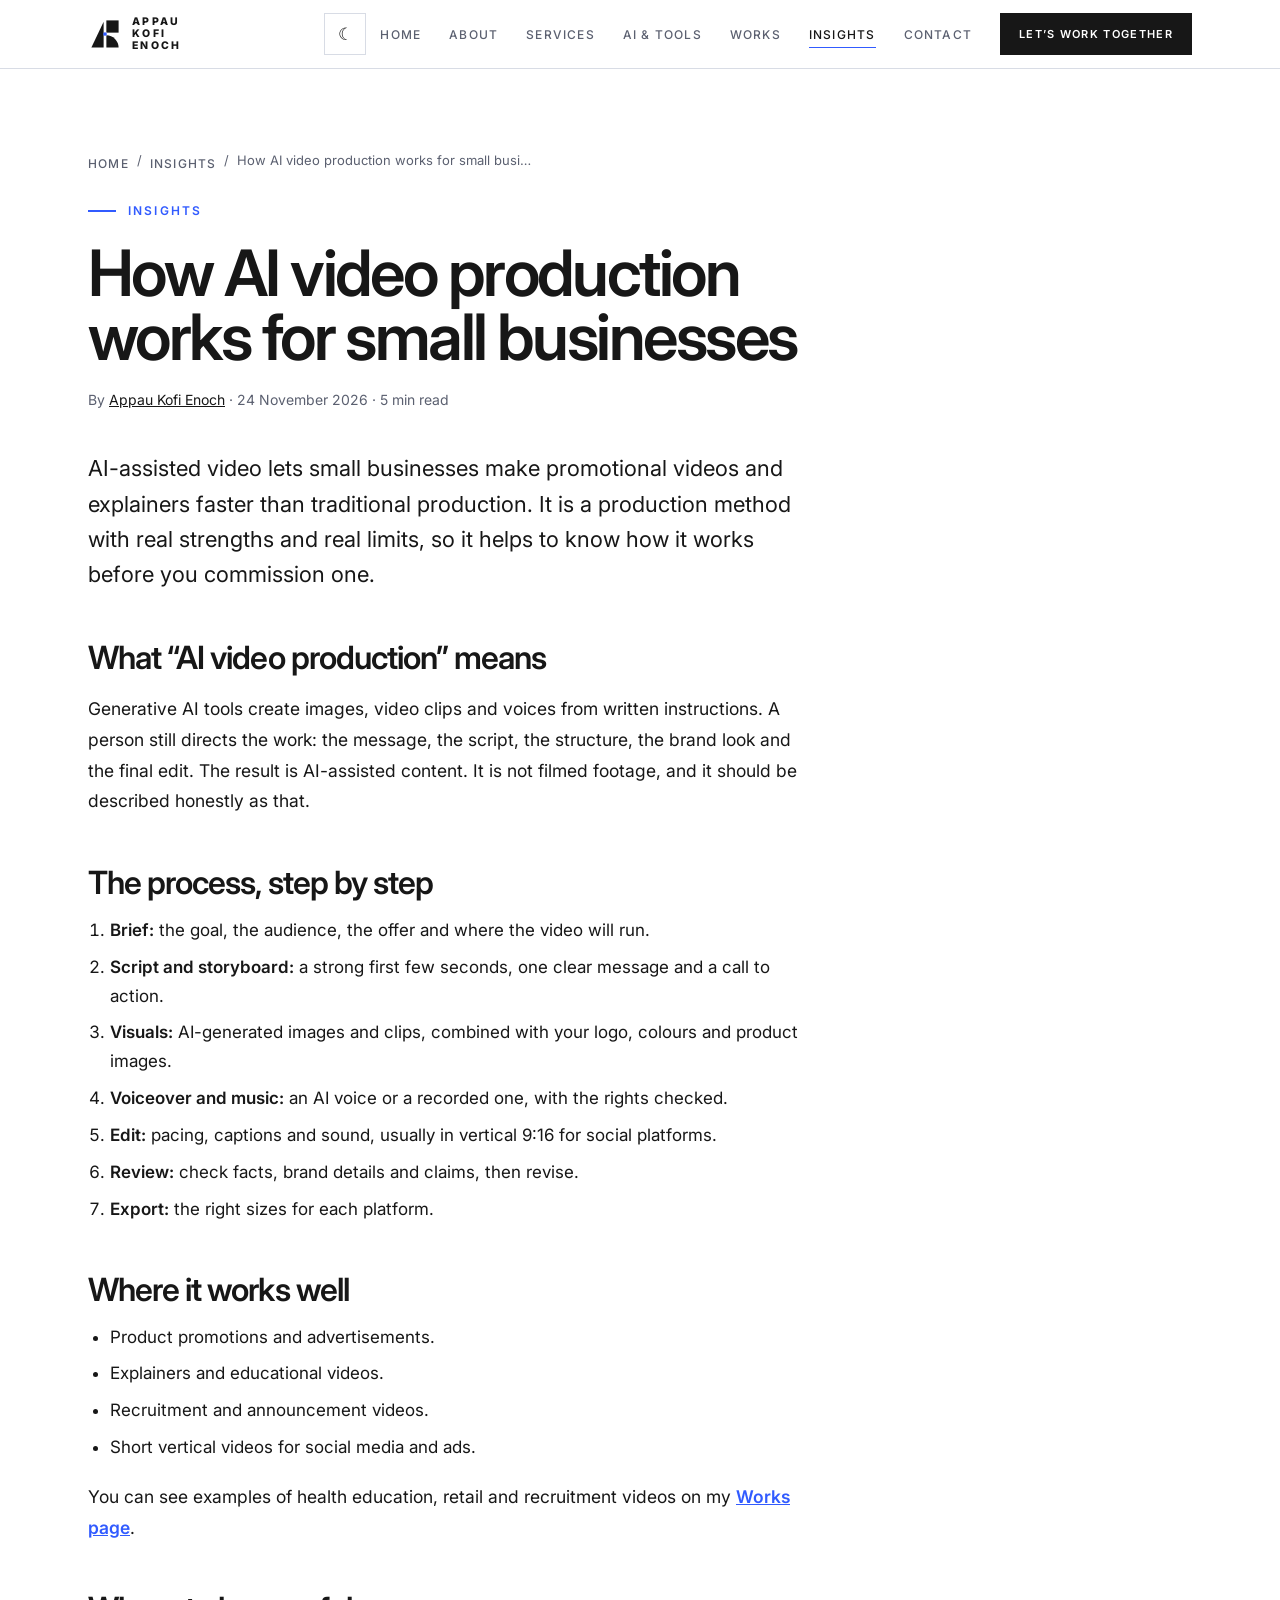
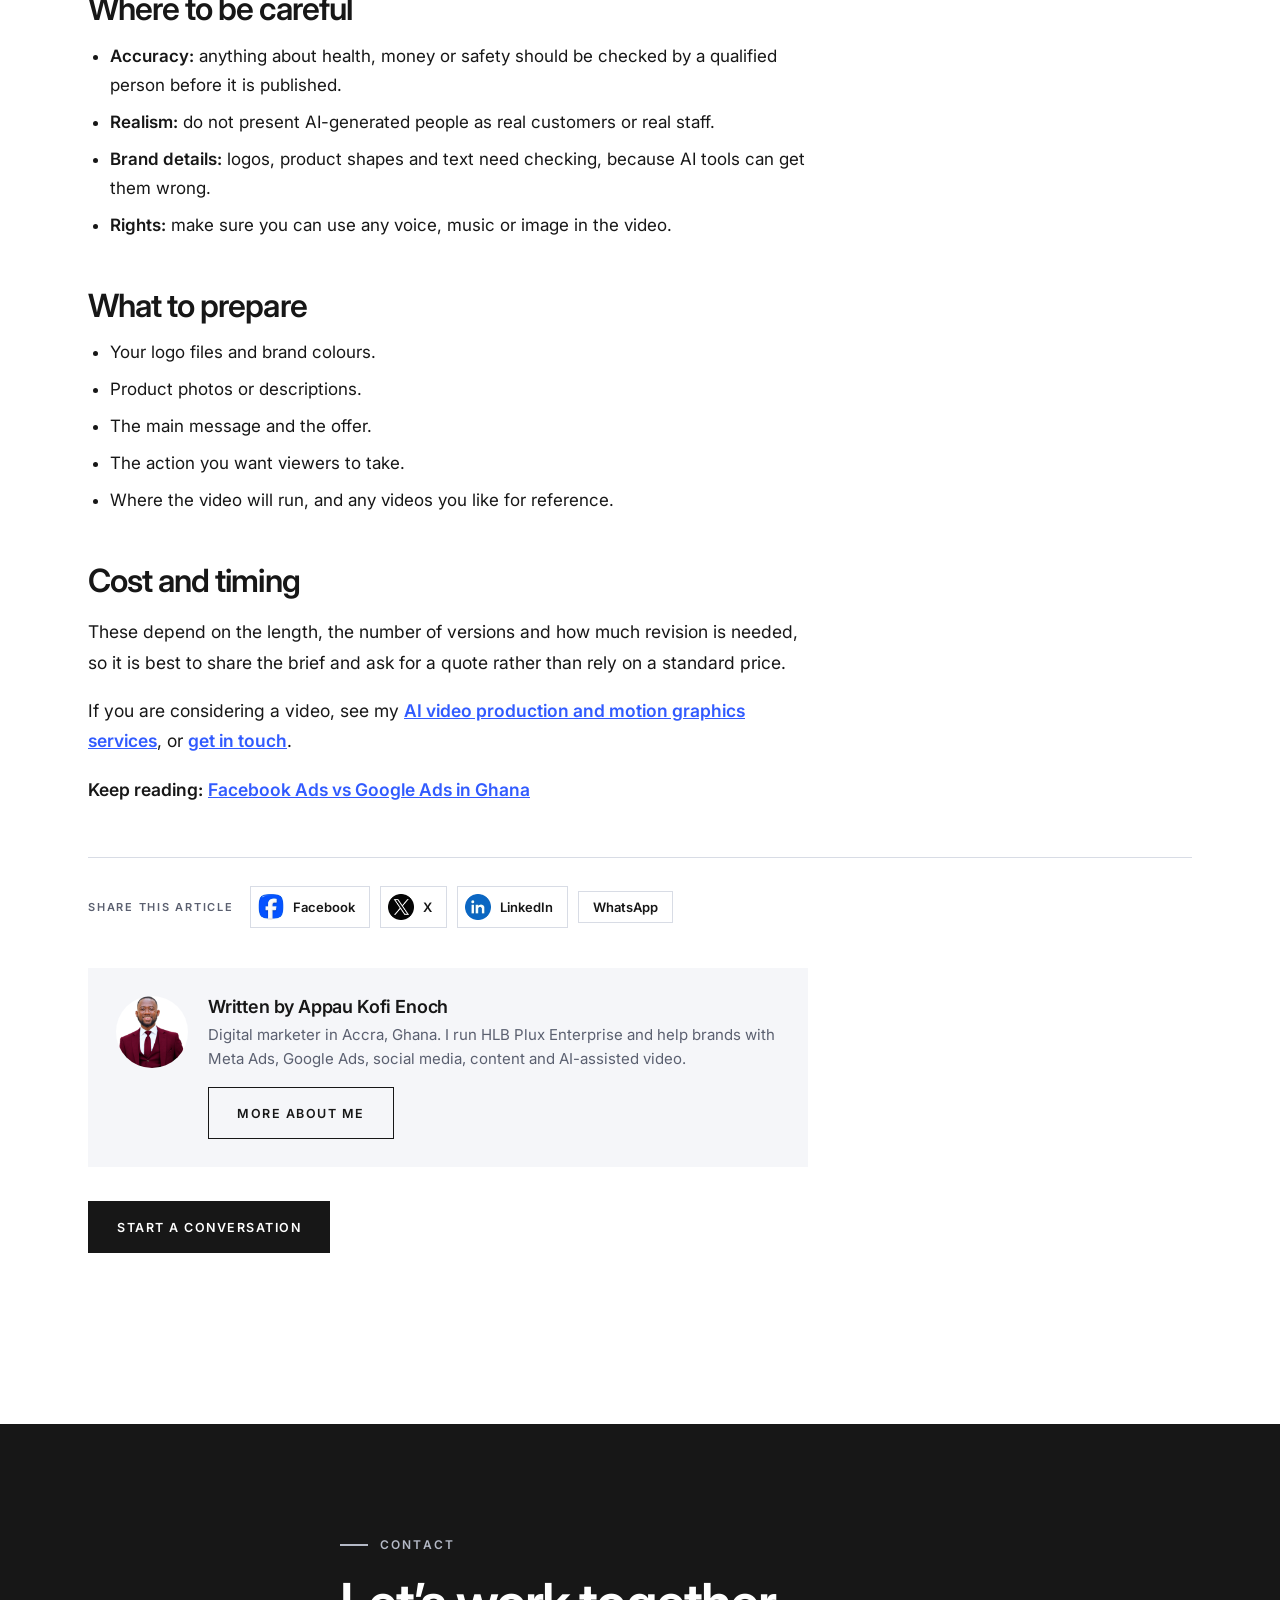
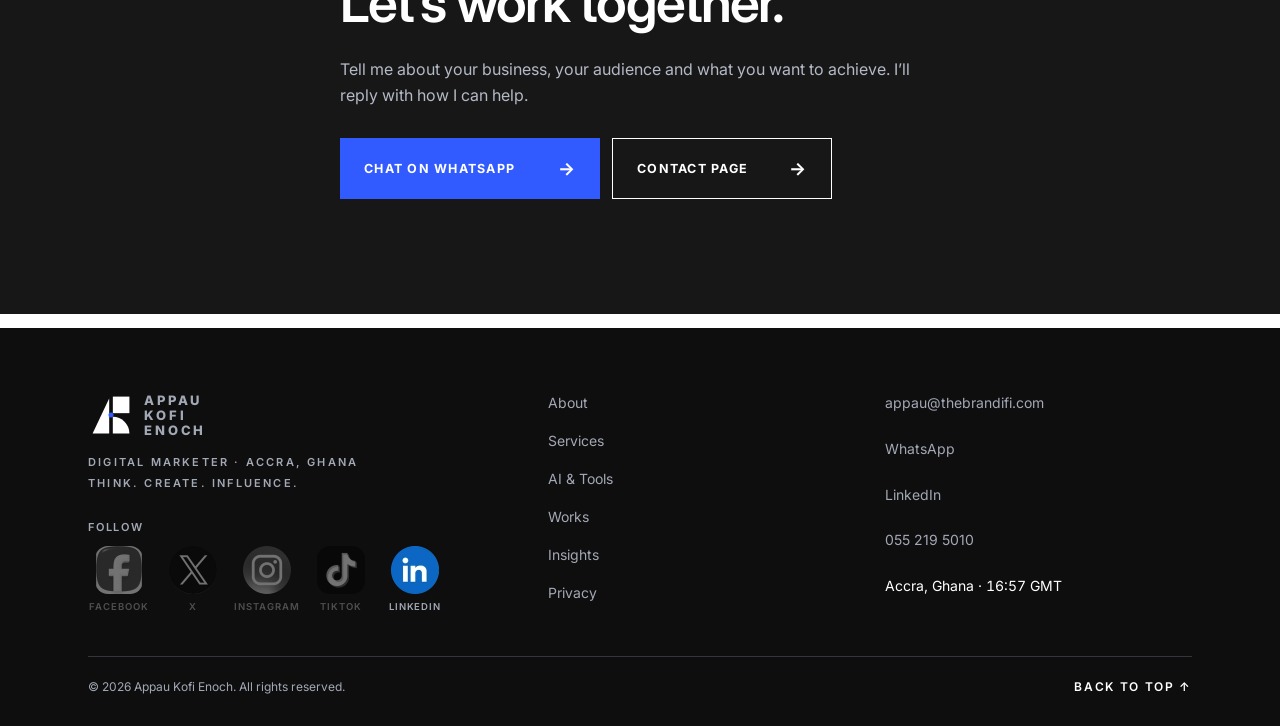
<file: insights/ai-video-production-small-business/index.html>
<!DOCTYPE html><html lang="en"><head><meta charset="utf-8"><meta name="viewport" content="width=device-width, initial-scale=1, viewport-fit=cover">
<title>AI Video Production for Small Businesses | Appau Kofi Enoch</title>
<meta name="description" content="How AI-assisted promotional videos are made, what they suit, where they fall short and what a small business should prepare before commissioning one.">
<meta name="robots" content="index,follow,max-image-preview:large,max-snippet:-1,max-video-preview:-1">
<meta name="author" content="Appau Kofi Enoch"><meta name="theme-color" content="#315BFF">
<meta property="og:type" content="article"><meta property="og:site_name" content="Appau Kofi Enoch | The Intelligence Mark"><meta property="og:locale" content="en_GH">
<meta property="article:published_time" content="2026-11-24"><meta property="article:author" content="Appau Kofi Enoch"><meta property="og:title" content="AI Video Production for Small Businesses | Appau Kofi Enoch"><meta property="og:description" content="How AI-assisted promotional videos are made, what they suit, where they fall short and what a small business should prepare before commissioning one.">
<meta name="twitter:card" content="summary_large_image"><meta name="twitter:title" content="AI Video Production for Small Businesses | Appau Kofi Enoch"><meta name="twitter:description" content="How AI-assisted promotional videos are made, what they suit, where they fall short and what a small business should prepare before commissioning one.">

<link rel="canonical" href="https://appau.thebrandifi.com/insights/ai-video-production-small-business/">
<link rel="alternate" hreflang="en-gh" href="https://appau.thebrandifi.com/insights/ai-video-production-small-business/"><link rel="alternate" hreflang="x-default" href="https://appau.thebrandifi.com/insights/ai-video-production-small-business/">
<meta property="og:url" content="https://appau.thebrandifi.com/insights/ai-video-production-small-business/">
<meta property="og:image" content="https://appau.thebrandifi.com/og-image.png"><meta property="og:image:width" content="1200"><meta property="og:image:height" content="630"><meta property="og:image:alt" content="Appau Kofi Enoch, Digital Marketer in Ghana">
<meta name="twitter:image" content="https://appau.thebrandifi.com/og-image.png">
<script type="application/ld+json">{"@context": "https://schema.org", "@type": "BreadcrumbList", "itemListElement": [{"@type": "ListItem", "position": 1, "name": "Home", "item": "https://appau.thebrandifi.com/"}, {"@type": "ListItem", "position": 2, "name": "Insights", "item": "https://appau.thebrandifi.com/insights/"}, {"@type": "ListItem", "position": 3, "name": "How AI video production works for small businesses", "item": "https://appau.thebrandifi.com/insights/ai-video-production-small-business/"}]}</script>

<link rel="icon" type="image/svg+xml" href="../../favicon/favicon.svg">
<link rel="icon" type="image/png" sizes="32x32" href="../../favicon/favicon-32.png">
<link rel="apple-touch-icon" sizes="180x180" href="../../favicon/apple-touch-icon.png">
<link rel="manifest" href="../../site.webmanifest">
<link rel="alternate" type="application/rss+xml" title="Appau Kofi Enoch | Insights" href="../../feed.xml">
<noscript><style>.rv{opacity:1!important;transform:none!important}</style></noscript>
<link rel="preconnect" href="https://fonts.googleapis.com"><link rel="preconnect" href="https://fonts.gstatic.com" crossorigin>
<link rel="preload" as="style" href="https://fonts.googleapis.com/css2?family=Inter:wght@400;500;600;900&family=Space+Grotesk:wght@500;700&display=swap"><link rel="stylesheet" href="https://fonts.googleapis.com/css2?family=Inter:wght@400;500;600;900&family=Space+Grotesk:wght@500;700&display=swap" media="print" onload="this.media='all'"><noscript><link rel="stylesheet" href="https://fonts.googleapis.com/css2?family=Inter:wght@400;500;600;900&family=Space+Grotesk:wght@500;700&display=swap"></noscript>
<script type="application/ld+json">{"@context": "https://schema.org", "@graph": [{"@type": "Article", "headline": "How AI video production works for small businesses", "description": "How AI-assisted promotional videos are made, what they suit, where they fall short and what a small business should prepare before commissioning one.", "inLanguage": "en-GH", "author": {"@type": "Person", "@id": "https://appau.thebrandifi.com/#person", "name": "Appau Kofi Enoch"}, "publisher": {"@type": "Person", "@id": "https://appau.thebrandifi.com/#person", "name": "Appau Kofi Enoch"}, "datePublished": "2026-11-24", "dateModified": "2026-11-24", "isPartOf": {"@type": "WebSite", "@id": "https://appau.thebrandifi.com/#website", "name": "Appau Kofi Enoch"}, "mainEntityOfPage": "https://appau.thebrandifi.com/insights/ai-video-production-small-business/", "image": ["https://appau.thebrandifi.com/og-image.png"], "url": "https://appau.thebrandifi.com/insights/ai-video-production-small-business/"}]}</script>
<link rel="stylesheet" href="../../assets/css/main.css?v=2026112305"><script>try{document.documentElement.setAttribute('data-theme',localStorage.getItem('ake-theme2')||'light')}catch(e){document.documentElement.setAttribute('data-theme','light')}</script>
</head><body data-base="../../">
<a class="skip" href="#main">Skip to main content</a>
<svg width="0" height="0" style="position:absolute"><defs>
<symbol id="sym" viewBox="0 0 100 100"><path d="M10 90 L46 14 L46 90Z"/><rect x="54" y="10" width="36" height="36"/><path d="M54 90 L54 54 A36 36 0 0 1 90 90Z"/></symbol></defs></svg>
<header><div class="w nv"><a href="../../" class="logo" aria-label="Appau Kofi Enoch, home"><svg viewBox="0 0 100 100" aria-hidden="true"><g fill="currentColor"><path d="M10 90 L46 14 L46 90Z"/><rect x="54" y="10" width="36" height="36"/><path d="M54 90 L54 54 A36 36 0 0 1 90 90Z"/></g><circle cx="50" cy="50" r="5.5" fill="#315BFF"/></svg><span>APPAU<br>KOFI<br>ENOCH</span></a>
<button class="tg" id="tg" type="button" aria-label="Switch to bright theme" aria-pressed="false">☀</button><nav aria-label="Primary"><button id="mb" aria-expanded="false" aria-controls="nl" aria-label="Menu">☰</button><ul id="nl"><li><a href="../../" data-p="home">Home</a></li><li><a href="../../about/" data-p="about">About</a></li><li><a href="../../services/" data-p="services">Services</a></li><li><a href="../../ai-tools/" data-p="ai-tools">AI &amp; Tools</a></li><li><a href="../../works/" data-p="works">Works</a></li><li><a href="../../insights/" data-p="insights" class="on" aria-current="page">Insights</a></li><li><a href="../../contact/" data-p="contact">Contact</a></li><li><a class="btn" href="../../contact/">Let’s work together</a></li></ul></nav></div><div id="pg" aria-hidden="true"></div></header>
<main id="main" tabindex="-1"><section class="first" id="article"><div class="w"><nav class="bc" aria-label="Breadcrumb"><a href="../../">Home</a><span>/</span><a href="../../insights/">Insights</a><span>/</span><span>How AI video production works for small busi…</span></nav><p class="kick">Insights</p><h1 class="h1s art-h1">How AI video production works for small businesses</h1><p class="byline">By <a href="../../about/">Appau Kofi Enoch</a> · <time datetime="2026-11-24">24 November 2026</time> · 5 min read</p><article class="art"><p class="lead">AI-assisted video lets small businesses make promotional videos and explainers faster than traditional production. It is a production method with real strengths and real limits, so it helps to know how it works before you commission one.</p>
<h2>What “AI video production” means</h2>
<p>Generative AI tools create images, video clips and voices from written instructions. A person still directs the work: the message, the script, the structure, the brand look and the final edit. The result is AI-assisted content. It is not filmed footage, and it should be described honestly as that.</p>
<h2>The process, step by step</h2>
<ol><li><strong>Brief:</strong> the goal, the audience, the offer and where the video will run.</li><li><strong>Script and storyboard:</strong> a strong first few seconds, one clear message and a call to action.</li><li><strong>Visuals:</strong> AI-generated images and clips, combined with your logo, colours and product images.</li><li><strong>Voiceover and music:</strong> an AI voice or a recorded one, with the rights checked.</li><li><strong>Edit:</strong> pacing, captions and sound, usually in vertical 9:16 for social platforms.</li><li><strong>Review:</strong> check facts, brand details and claims, then revise.</li><li><strong>Export:</strong> the right sizes for each platform.</li></ol>
<h2>Where it works well</h2>
<ul><li>Product promotions and advertisements.</li><li>Explainers and educational videos.</li><li>Recruitment and announcement videos.</li><li>Short vertical videos for social media and ads.</li></ul>
<p>You can see examples of health education, retail and recruitment videos on my <a href="../../works/">Works page</a>.</p>
<h2>Where to be careful</h2>
<ul><li><strong>Accuracy:</strong> anything about health, money or safety should be checked by a qualified person before it is published.</li><li><strong>Realism:</strong> do not present AI-generated people as real customers or real staff.</li><li><strong>Brand details:</strong> logos, product shapes and text need checking, because AI tools can get them wrong.</li><li><strong>Rights:</strong> make sure you can use any voice, music or image in the video.</li></ul>
<h2>What to prepare</h2>
<ul><li>Your logo files and brand colours.</li><li>Product photos or descriptions.</li><li>The main message and the offer.</li><li>The action you want viewers to take.</li><li>Where the video will run, and any videos you like for reference.</li></ul>
<h2>Cost and timing</h2>
<p>These depend on the length, the number of versions and how much revision is needed, so it is best to share the brief and ask for a quote rather than rely on a standard price.</p>
<p>If you are considering a video, see my <a href="../../services/">AI video production and motion graphics services</a>, or <a href="../../contact/">get in touch</a>.</p>
<p><strong>Keep reading:</strong> <a href="../../insights/facebook-ads-vs-google-ads-ghana/">Facebook Ads vs Google Ads in Ghana</a></p></article><div class="share"><span>Share this article</span><a href="https://www.facebook.com/sharer/sharer.php?u=https%3A%2F%2Fappau.thebrandifi.com%2Finsights%2Fai-video-production-small-business%2F" target="_blank" rel="noopener noreferrer"><img src="../../assets/logos/facebook.webp" alt="" width="26" height="26" loading="lazy">Facebook</a><a href="https://twitter.com/intent/tweet?url=https%3A%2F%2Fappau.thebrandifi.com%2Finsights%2Fai-video-production-small-business%2F&amp;text=How%20AI%20video%20production%20works%20for%20small%20businesses" target="_blank" rel="noopener noreferrer"><img src="../../assets/logos/x.webp" alt="" width="26" height="26" loading="lazy">X</a><a href="https://www.linkedin.com/sharing/share-offsite/?url=https%3A%2F%2Fappau.thebrandifi.com%2Finsights%2Fai-video-production-small-business%2F" target="_blank" rel="noopener noreferrer"><img src="../../assets/logos/linkedin.webp" alt="" width="26" height="26" loading="lazy">LinkedIn</a><a class="wa" href="https://wa.me/?text=How%20AI%20video%20production%20works%20for%20small%20businesses%20https%3A%2F%2Fappau.thebrandifi.com%2Finsights%2Fai-video-production-small-business%2F" target="_blank" rel="noopener noreferrer">WhatsApp</a></div><aside class="author" aria-label="About the author"><img src="../../assets/appau_kofi_enoch.webp" alt="Appau Kofi Enoch" width="72" height="72" loading="lazy"><div><h3>Written by Appau Kofi Enoch</h3><p>Digital marketer in Accra, Ghana. I run HLB Plux Enterprise and help brands with Meta Ads, Google Ads, social media, content and AI-assisted video.</p><a class="btn o" href="../../about/">More about me</a></div></aside><div class="ct"><a class="btn" href="../../contact/">Start a conversation</a></div></div></section><section class="dk cta" id="cta"><div class="w"><p class="kick">Contact</p><h2>Let’s work together.</h2><p>Tell me about your business, your audience and what you want to achieve. I’ll reply with how I can help.</p><div class="cta"><a class="wa" href="https://wa.me/233552195010" target="_blank" rel="noopener">Chat on WhatsApp <b>→</b></a><a class="em2" href="../../contact/">Contact page <b>→</b></a></div></div></section></main>
<a href="./" id="top" class="top totop" aria-label="Back to top">↑</a>
<footer class="dk"><div class="w"><div class="fg"><div><a href="../../" class="logo" style="font-size:13px"><svg viewBox="0 0 100 100" style="width:46px;height:46px" aria-hidden="true"><g fill="#fff"><path d="M10 90 L46 14 L46 90Z"/><rect x="54" y="10" width="36" height="36"/><path d="M54 90 L54 54 A36 36 0 0 1 90 90Z"/></g><circle cx="50" cy="50" r="5.5" fill="#315BFF"/></svg><span>APPAU<br>KOFI<br>ENOCH</span></a><small>DIGITAL MARKETER · ACCRA, GHANA<br>THINK. CREATE. INFLUENCE.</small><p class="ft-f">Follow</p><ul class="soc" aria-label="Follow Appau Kofi Enoch"><li><span class="off" role="img" aria-label="Facebook profile link coming soon" title="Facebook: link coming soon"><img src="../../assets/logos/facebook.webp" alt="" width="48" height="48" loading="lazy" decoding="async"><span>Facebook</span></span></li><li><span class="off" role="img" aria-label="X profile link coming soon" title="X: link coming soon"><img src="../../assets/logos/x.webp" alt="" width="48" height="48" loading="lazy" decoding="async"><span>X</span></span></li><li><span class="off" role="img" aria-label="Instagram profile link coming soon" title="Instagram: link coming soon"><img src="../../assets/logos/instagram.webp" alt="" width="48" height="48" loading="lazy" decoding="async"><span>Instagram</span></span></li><li><span class="off" role="img" aria-label="TikTok profile link coming soon" title="TikTok: link coming soon"><img src="../../assets/logos/tiktok.webp" alt="" width="48" height="48" loading="lazy" decoding="async"><span>TikTok</span></span></li><li><a href="https://www.linkedin.com/in/appauenoch2" target="_blank" rel="me noopener" aria-label="Follow Appau Kofi Enoch on LinkedIn" title="Follow on LinkedIn"><img src="../../assets/logos/linkedin.webp" alt="" width="48" height="48" loading="lazy" decoding="async"><span>LinkedIn</span></a></li></ul></div>
<ul><li><a href="../../about/">About</a></li><li><a href="../../services/">Services</a></li><li><a href="../../ai-tools/">AI &amp; Tools</a></li><li><a href="../../works/">Works</a></li><li><a href="../../insights/">Insights</a></li><li><a href="../../privacy/">Privacy</a></li></ul>
<ul><li><a href="mailto:appau@thebrandifi.com">appau@thebrandifi.com</a></li><li><a href="https://wa.me/233552195010">WhatsApp</a></li><li><a href="https://www.linkedin.com/in/appauenoch2" target="_blank" rel="me noopener">LinkedIn</a></li><li><a href="tel:+233552195010">055 219 5010</a></li><li>Accra, Ghana · <span class="clk">GMT</span></li></ul></div>
<div class="bt"><span>© <span id="yr"></span> Appau Kofi Enoch. All rights reserved.</span><a href="./" class="totop">BACK TO TOP ↑</a></div></div></footer>
<script src="../../assets/js/main.js?v=2026112305" defer></script></body></html>
</file>
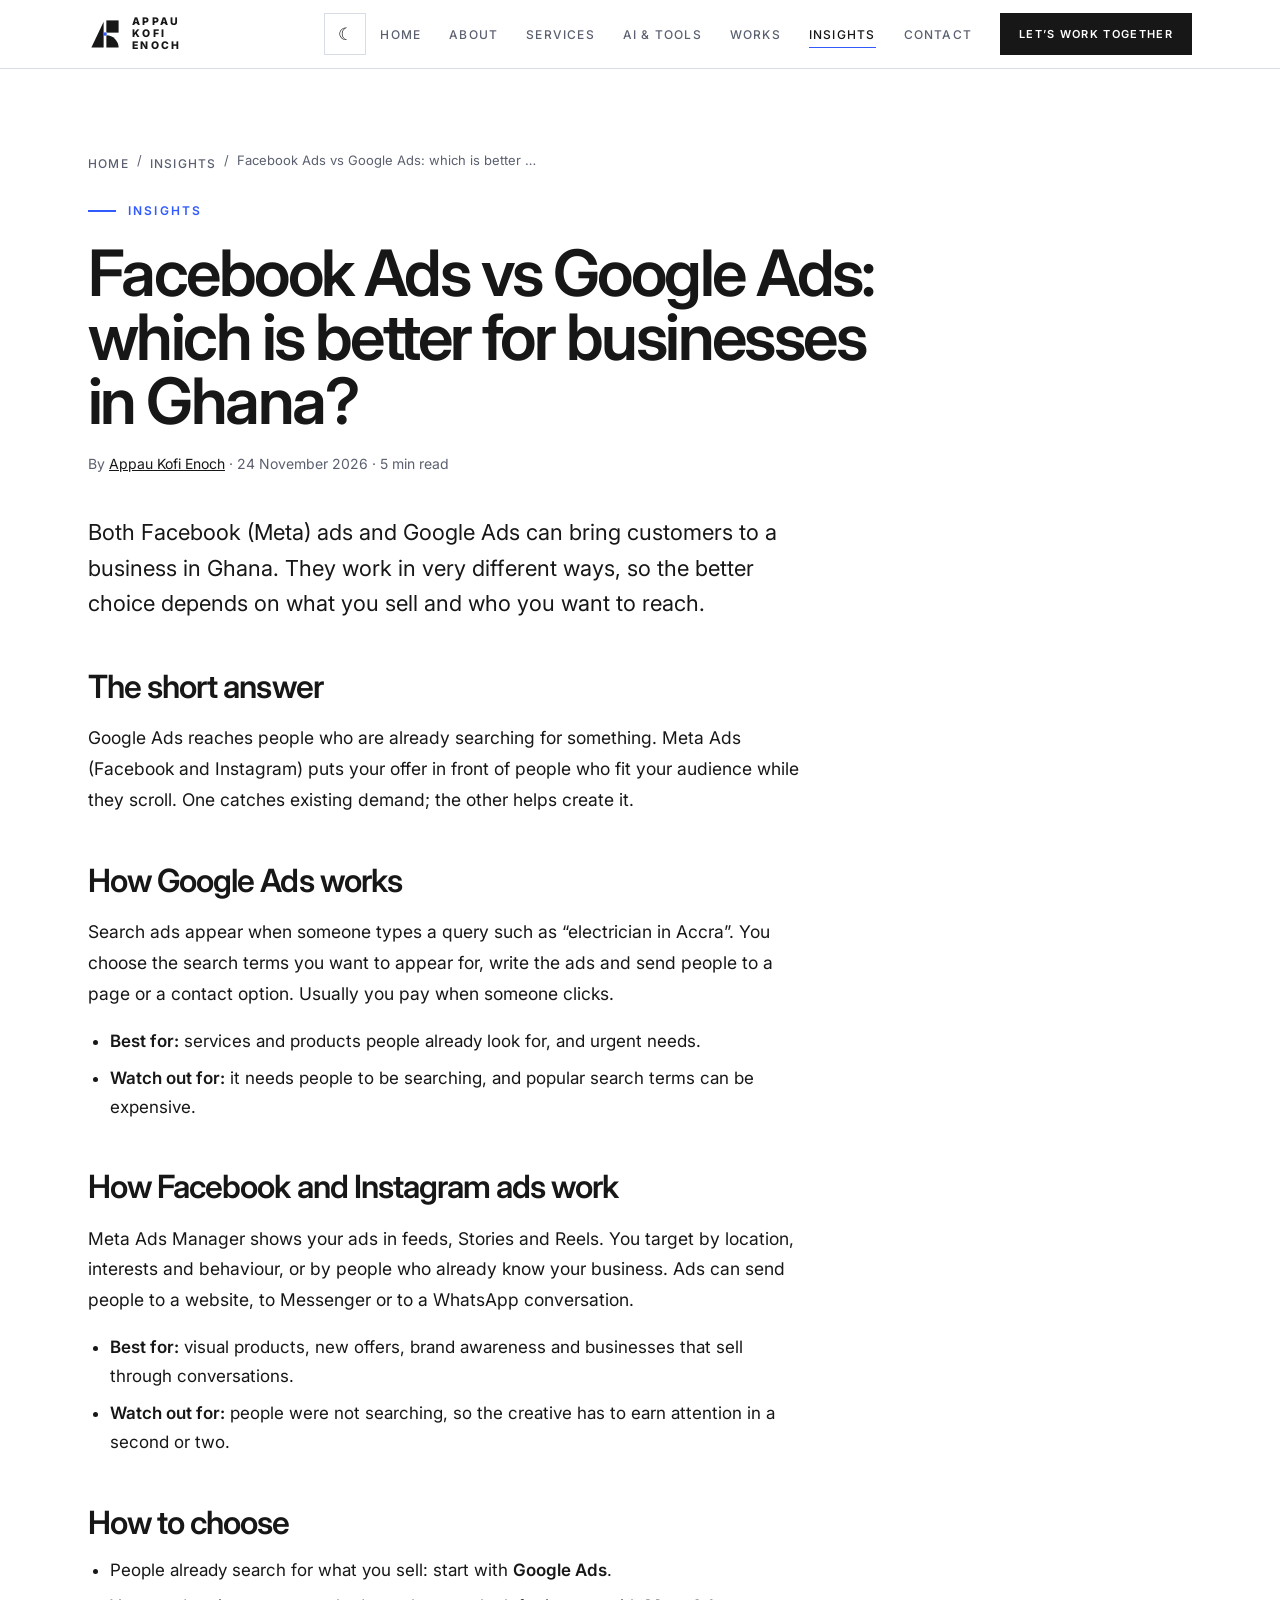
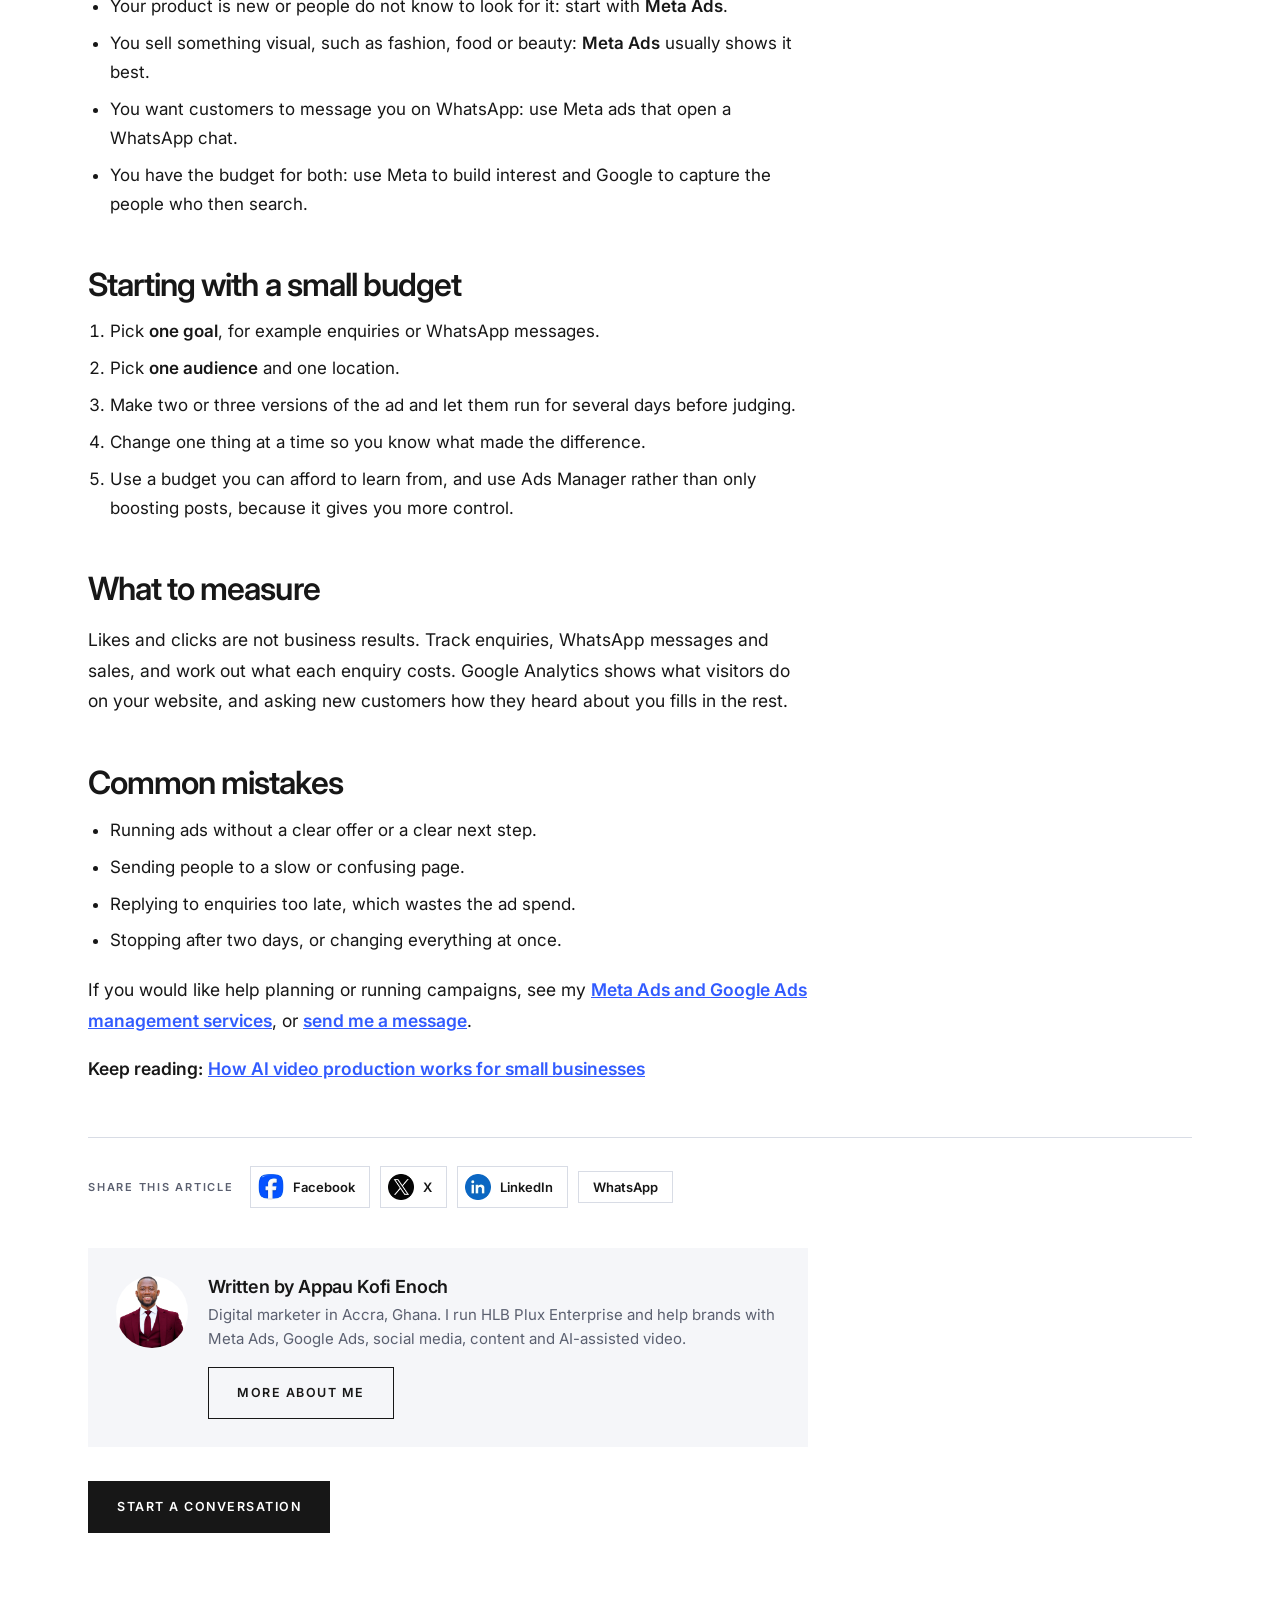
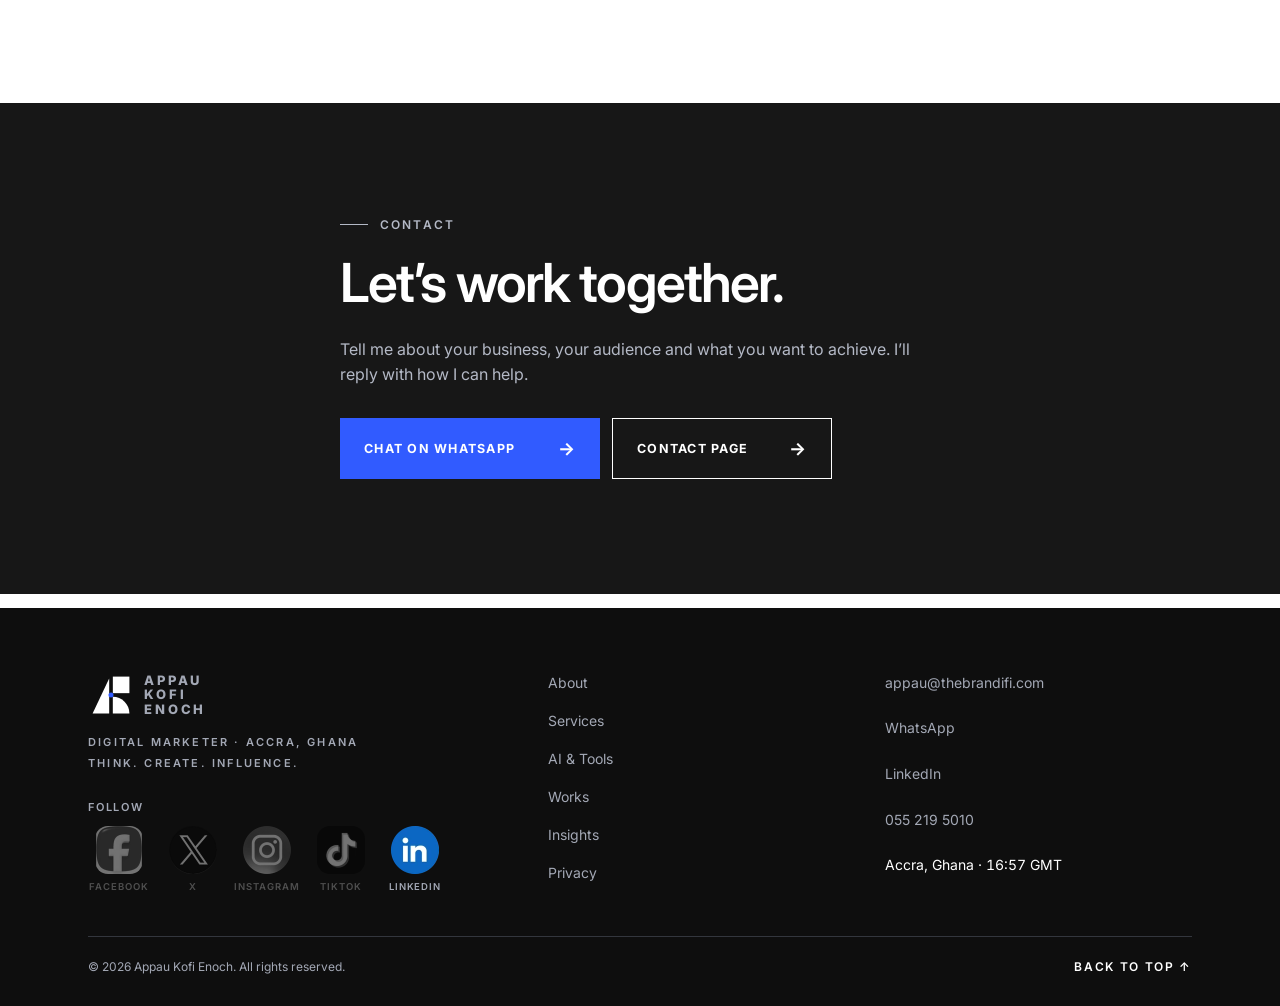
<file: insights/facebook-ads-vs-google-ads-ghana/index.html>
<!DOCTYPE html><html lang="en"><head><meta charset="utf-8"><meta name="viewport" content="width=device-width, initial-scale=1, viewport-fit=cover">
<title>Facebook Ads vs Google Ads in Ghana | Appau Kofi Enoch</title>
<meta name="description" content="Facebook and Instagram ads or Google Ads? How each works, when to use which and how Ghanaian businesses can start small and measure results.">
<meta name="robots" content="index,follow,max-image-preview:large,max-snippet:-1,max-video-preview:-1">
<meta name="author" content="Appau Kofi Enoch"><meta name="theme-color" content="#315BFF">
<meta property="og:type" content="article"><meta property="og:site_name" content="Appau Kofi Enoch | The Intelligence Mark"><meta property="og:locale" content="en_GH">
<meta property="article:published_time" content="2026-11-24"><meta property="article:author" content="Appau Kofi Enoch"><meta property="og:title" content="Facebook Ads vs Google Ads in Ghana | Appau Kofi Enoch"><meta property="og:description" content="Facebook and Instagram ads or Google Ads? How each works, when to use which and how Ghanaian businesses can start small and measure results.">
<meta name="twitter:card" content="summary_large_image"><meta name="twitter:title" content="Facebook Ads vs Google Ads in Ghana | Appau Kofi Enoch"><meta name="twitter:description" content="Facebook and Instagram ads or Google Ads? How each works, when to use which and how Ghanaian businesses can start small and measure results.">

<link rel="canonical" href="https://appau.thebrandifi.com/insights/facebook-ads-vs-google-ads-ghana/">
<link rel="alternate" hreflang="en-gh" href="https://appau.thebrandifi.com/insights/facebook-ads-vs-google-ads-ghana/"><link rel="alternate" hreflang="x-default" href="https://appau.thebrandifi.com/insights/facebook-ads-vs-google-ads-ghana/">
<meta property="og:url" content="https://appau.thebrandifi.com/insights/facebook-ads-vs-google-ads-ghana/">
<meta property="og:image" content="https://appau.thebrandifi.com/og-image.png"><meta property="og:image:width" content="1200"><meta property="og:image:height" content="630"><meta property="og:image:alt" content="Appau Kofi Enoch, Digital Marketer in Ghana">
<meta name="twitter:image" content="https://appau.thebrandifi.com/og-image.png">
<script type="application/ld+json">{"@context": "https://schema.org", "@type": "BreadcrumbList", "itemListElement": [{"@type": "ListItem", "position": 1, "name": "Home", "item": "https://appau.thebrandifi.com/"}, {"@type": "ListItem", "position": 2, "name": "Insights", "item": "https://appau.thebrandifi.com/insights/"}, {"@type": "ListItem", "position": 3, "name": "Facebook Ads vs Google Ads: which is better for businesses in Ghana?", "item": "https://appau.thebrandifi.com/insights/facebook-ads-vs-google-ads-ghana/"}]}</script>

<link rel="icon" type="image/svg+xml" href="../../favicon/favicon.svg">
<link rel="icon" type="image/png" sizes="32x32" href="../../favicon/favicon-32.png">
<link rel="apple-touch-icon" sizes="180x180" href="../../favicon/apple-touch-icon.png">
<link rel="manifest" href="../../site.webmanifest">
<link rel="alternate" type="application/rss+xml" title="Appau Kofi Enoch | Insights" href="../../feed.xml">
<noscript><style>.rv{opacity:1!important;transform:none!important}</style></noscript>
<link rel="preconnect" href="https://fonts.googleapis.com"><link rel="preconnect" href="https://fonts.gstatic.com" crossorigin>
<link rel="preload" as="style" href="https://fonts.googleapis.com/css2?family=Inter:wght@400;500;600;900&family=Space+Grotesk:wght@500;700&display=swap"><link rel="stylesheet" href="https://fonts.googleapis.com/css2?family=Inter:wght@400;500;600;900&family=Space+Grotesk:wght@500;700&display=swap" media="print" onload="this.media='all'"><noscript><link rel="stylesheet" href="https://fonts.googleapis.com/css2?family=Inter:wght@400;500;600;900&family=Space+Grotesk:wght@500;700&display=swap"></noscript>
<script type="application/ld+json">{"@context": "https://schema.org", "@graph": [{"@type": "Article", "headline": "Facebook Ads vs Google Ads: which is better for businesses in Ghana?", "description": "Facebook and Instagram ads or Google Ads? How each works, when to use which and how Ghanaian businesses can start small and measure results.", "inLanguage": "en-GH", "author": {"@type": "Person", "@id": "https://appau.thebrandifi.com/#person", "name": "Appau Kofi Enoch"}, "publisher": {"@type": "Person", "@id": "https://appau.thebrandifi.com/#person", "name": "Appau Kofi Enoch"}, "datePublished": "2026-11-24", "dateModified": "2026-11-24", "isPartOf": {"@type": "WebSite", "@id": "https://appau.thebrandifi.com/#website", "name": "Appau Kofi Enoch"}, "mainEntityOfPage": "https://appau.thebrandifi.com/insights/facebook-ads-vs-google-ads-ghana/", "image": ["https://appau.thebrandifi.com/og-image.png"], "url": "https://appau.thebrandifi.com/insights/facebook-ads-vs-google-ads-ghana/"}]}</script>
<link rel="stylesheet" href="../../assets/css/main.css?v=2026112305"><script>try{document.documentElement.setAttribute('data-theme',localStorage.getItem('ake-theme2')||'light')}catch(e){document.documentElement.setAttribute('data-theme','light')}</script>
</head><body data-base="../../">
<a class="skip" href="#main">Skip to main content</a>
<svg width="0" height="0" style="position:absolute"><defs>
<symbol id="sym" viewBox="0 0 100 100"><path d="M10 90 L46 14 L46 90Z"/><rect x="54" y="10" width="36" height="36"/><path d="M54 90 L54 54 A36 36 0 0 1 90 90Z"/></symbol></defs></svg>
<header><div class="w nv"><a href="../../" class="logo" aria-label="Appau Kofi Enoch, home"><svg viewBox="0 0 100 100" aria-hidden="true"><g fill="currentColor"><path d="M10 90 L46 14 L46 90Z"/><rect x="54" y="10" width="36" height="36"/><path d="M54 90 L54 54 A36 36 0 0 1 90 90Z"/></g><circle cx="50" cy="50" r="5.5" fill="#315BFF"/></svg><span>APPAU<br>KOFI<br>ENOCH</span></a>
<button class="tg" id="tg" type="button" aria-label="Switch to bright theme" aria-pressed="false">☀</button><nav aria-label="Primary"><button id="mb" aria-expanded="false" aria-controls="nl" aria-label="Menu">☰</button><ul id="nl"><li><a href="../../" data-p="home">Home</a></li><li><a href="../../about/" data-p="about">About</a></li><li><a href="../../services/" data-p="services">Services</a></li><li><a href="../../ai-tools/" data-p="ai-tools">AI &amp; Tools</a></li><li><a href="../../works/" data-p="works">Works</a></li><li><a href="../../insights/" data-p="insights" class="on" aria-current="page">Insights</a></li><li><a href="../../contact/" data-p="contact">Contact</a></li><li><a class="btn" href="../../contact/">Let’s work together</a></li></ul></nav></div><div id="pg" aria-hidden="true"></div></header>
<main id="main" tabindex="-1"><section class="first" id="article"><div class="w"><nav class="bc" aria-label="Breadcrumb"><a href="../../">Home</a><span>/</span><a href="../../insights/">Insights</a><span>/</span><span>Facebook Ads vs Google Ads: which is better …</span></nav><p class="kick">Insights</p><h1 class="h1s art-h1">Facebook Ads vs Google Ads: which is better for businesses in Ghana?</h1><p class="byline">By <a href="../../about/">Appau Kofi Enoch</a> · <time datetime="2026-11-24">24 November 2026</time> · 5 min read</p><article class="art"><p class="lead">Both Facebook (Meta) ads and Google Ads can bring customers to a business in Ghana. They work in very different ways, so the better choice depends on what you sell and who you want to reach.</p>
<h2>The short answer</h2>
<p>Google Ads reaches people who are already searching for something. Meta Ads (Facebook and Instagram) puts your offer in front of people who fit your audience while they scroll. One catches existing demand; the other helps create it.</p>
<h2>How Google Ads works</h2>
<p>Search ads appear when someone types a query such as “electrician in Accra”. You choose the search terms you want to appear for, write the ads and send people to a page or a contact option. Usually you pay when someone clicks.</p>
<ul><li><strong>Best for:</strong> services and products people already look for, and urgent needs.</li><li><strong>Watch out for:</strong> it needs people to be searching, and popular search terms can be expensive.</li></ul>
<h2>How Facebook and Instagram ads work</h2>
<p>Meta Ads Manager shows your ads in feeds, Stories and Reels. You target by location, interests and behaviour, or by people who already know your business. Ads can send people to a website, to Messenger or to a WhatsApp conversation.</p>
<ul><li><strong>Best for:</strong> visual products, new offers, brand awareness and businesses that sell through conversations.</li><li><strong>Watch out for:</strong> people were not searching, so the creative has to earn attention in a second or two.</li></ul>
<h2>How to choose</h2>
<ul><li>People already search for what you sell: start with <strong>Google Ads</strong>.</li><li>Your product is new or people do not know to look for it: start with <strong>Meta Ads</strong>.</li><li>You sell something visual, such as fashion, food or beauty: <strong>Meta Ads</strong> usually shows it best.</li><li>You want customers to message you on WhatsApp: use Meta ads that open a WhatsApp chat.</li><li>You have the budget for both: use Meta to build interest and Google to capture the people who then search.</li></ul>
<h2>Starting with a small budget</h2>
<ol><li>Pick <strong>one goal</strong>, for example enquiries or WhatsApp messages.</li><li>Pick <strong>one audience</strong> and one location.</li><li>Make two or three versions of the ad and let them run for several days before judging.</li><li>Change one thing at a time so you know what made the difference.</li><li>Use a budget you can afford to learn from, and use Ads Manager rather than only boosting posts, because it gives you more control.</li></ol>
<h2>What to measure</h2>
<p>Likes and clicks are not business results. Track enquiries, WhatsApp messages and sales, and work out what each enquiry costs. Google Analytics shows what visitors do on your website, and asking new customers how they heard about you fills in the rest.</p>
<h2>Common mistakes</h2>
<ul><li>Running ads without a clear offer or a clear next step.</li><li>Sending people to a slow or confusing page.</li><li>Replying to enquiries too late, which wastes the ad spend.</li><li>Stopping after two days, or changing everything at once.</li></ul>
<p>If you would like help planning or running campaigns, see my <a href="../../services/">Meta Ads and Google Ads management services</a>, or <a href="../../contact/">send me a message</a>.</p>
<p><strong>Keep reading:</strong> <a href="../../insights/ai-video-production-small-business/">How AI video production works for small businesses</a></p></article><div class="share"><span>Share this article</span><a href="https://www.facebook.com/sharer/sharer.php?u=https%3A%2F%2Fappau.thebrandifi.com%2Finsights%2Ffacebook-ads-vs-google-ads-ghana%2F" target="_blank" rel="noopener noreferrer"><img src="../../assets/logos/facebook.webp" alt="" width="26" height="26" loading="lazy">Facebook</a><a href="https://twitter.com/intent/tweet?url=https%3A%2F%2Fappau.thebrandifi.com%2Finsights%2Ffacebook-ads-vs-google-ads-ghana%2F&amp;text=Facebook%20Ads%20vs%20Google%20Ads%3A%20which%20is%20better%20for%20businesses%20in%20Ghana%3F" target="_blank" rel="noopener noreferrer"><img src="../../assets/logos/x.webp" alt="" width="26" height="26" loading="lazy">X</a><a href="https://www.linkedin.com/sharing/share-offsite/?url=https%3A%2F%2Fappau.thebrandifi.com%2Finsights%2Ffacebook-ads-vs-google-ads-ghana%2F" target="_blank" rel="noopener noreferrer"><img src="../../assets/logos/linkedin.webp" alt="" width="26" height="26" loading="lazy">LinkedIn</a><a class="wa" href="https://wa.me/?text=Facebook%20Ads%20vs%20Google%20Ads%3A%20which%20is%20better%20for%20businesses%20in%20Ghana%3F%20https%3A%2F%2Fappau.thebrandifi.com%2Finsights%2Ffacebook-ads-vs-google-ads-ghana%2F" target="_blank" rel="noopener noreferrer">WhatsApp</a></div><aside class="author" aria-label="About the author"><img src="../../assets/appau_kofi_enoch.webp" alt="Appau Kofi Enoch" width="72" height="72" loading="lazy"><div><h3>Written by Appau Kofi Enoch</h3><p>Digital marketer in Accra, Ghana. I run HLB Plux Enterprise and help brands with Meta Ads, Google Ads, social media, content and AI-assisted video.</p><a class="btn o" href="../../about/">More about me</a></div></aside><div class="ct"><a class="btn" href="../../contact/">Start a conversation</a></div></div></section><section class="dk cta" id="cta"><div class="w"><p class="kick">Contact</p><h2>Let’s work together.</h2><p>Tell me about your business, your audience and what you want to achieve. I’ll reply with how I can help.</p><div class="cta"><a class="wa" href="https://wa.me/233552195010" target="_blank" rel="noopener">Chat on WhatsApp <b>→</b></a><a class="em2" href="../../contact/">Contact page <b>→</b></a></div></div></section></main>
<a href="./" id="top" class="top totop" aria-label="Back to top">↑</a>
<footer class="dk"><div class="w"><div class="fg"><div><a href="../../" class="logo" style="font-size:13px"><svg viewBox="0 0 100 100" style="width:46px;height:46px" aria-hidden="true"><g fill="#fff"><path d="M10 90 L46 14 L46 90Z"/><rect x="54" y="10" width="36" height="36"/><path d="M54 90 L54 54 A36 36 0 0 1 90 90Z"/></g><circle cx="50" cy="50" r="5.5" fill="#315BFF"/></svg><span>APPAU<br>KOFI<br>ENOCH</span></a><small>DIGITAL MARKETER · ACCRA, GHANA<br>THINK. CREATE. INFLUENCE.</small><p class="ft-f">Follow</p><ul class="soc" aria-label="Follow Appau Kofi Enoch"><li><span class="off" role="img" aria-label="Facebook profile link coming soon" title="Facebook: link coming soon"><img src="../../assets/logos/facebook.webp" alt="" width="48" height="48" loading="lazy" decoding="async"><span>Facebook</span></span></li><li><span class="off" role="img" aria-label="X profile link coming soon" title="X: link coming soon"><img src="../../assets/logos/x.webp" alt="" width="48" height="48" loading="lazy" decoding="async"><span>X</span></span></li><li><span class="off" role="img" aria-label="Instagram profile link coming soon" title="Instagram: link coming soon"><img src="../../assets/logos/instagram.webp" alt="" width="48" height="48" loading="lazy" decoding="async"><span>Instagram</span></span></li><li><span class="off" role="img" aria-label="TikTok profile link coming soon" title="TikTok: link coming soon"><img src="../../assets/logos/tiktok.webp" alt="" width="48" height="48" loading="lazy" decoding="async"><span>TikTok</span></span></li><li><a href="https://www.linkedin.com/in/appauenoch2" target="_blank" rel="me noopener" aria-label="Follow Appau Kofi Enoch on LinkedIn" title="Follow on LinkedIn"><img src="../../assets/logos/linkedin.webp" alt="" width="48" height="48" loading="lazy" decoding="async"><span>LinkedIn</span></a></li></ul></div>
<ul><li><a href="../../about/">About</a></li><li><a href="../../services/">Services</a></li><li><a href="../../ai-tools/">AI &amp; Tools</a></li><li><a href="../../works/">Works</a></li><li><a href="../../insights/">Insights</a></li><li><a href="../../privacy/">Privacy</a></li></ul>
<ul><li><a href="mailto:appau@thebrandifi.com">appau@thebrandifi.com</a></li><li><a href="https://wa.me/233552195010">WhatsApp</a></li><li><a href="https://www.linkedin.com/in/appauenoch2" target="_blank" rel="me noopener">LinkedIn</a></li><li><a href="tel:+233552195010">055 219 5010</a></li><li>Accra, Ghana · <span class="clk">GMT</span></li></ul></div>
<div class="bt"><span>© <span id="yr"></span> Appau Kofi Enoch. All rights reserved.</span><a href="./" class="totop">BACK TO TOP ↑</a></div></div></footer>
<script src="../../assets/js/main.js?v=2026112305" defer></script></body></html>
</file>
<file: assets/css/main.css>
:root{--bg:#fff;--bg2:#F5F6F9;--ink:#171717;--mut:#5b6070;--ln:#D8DCE5;--blue:#315BFF;--sand:#D8C7AA;--paper:var(--bg);box-sizing:border-box;padding-top:env(safe-area-inset-top,0px);padding-bottom:env(safe-area-inset-bottom,0px)}
:root[data-theme=dark]{--bg:#121212;--bg2:#1a1a1a;--ink:#F4F5F8;--mut:#a3a8b5;--ln:#2e3036}
*{box-sizing:border-box}html{scroll-behavior:smooth;scroll-padding-top:76px;height:auto}
body{margin:0;background:var(--bg);color:var(--ink);font:400 16px/1.6 Inter,"Helvetica Neue",Arial,sans-serif;overflow-x:hidden;transition:background .35s,color .35s}
body::before{content:"";position:fixed;inset:0 0 auto;height:env(safe-area-inset-top,0px);background:var(--bg);z-index:60}
a{color:inherit}:focus-visible{outline:3px solid var(--blue);outline-offset:3px}
.w{max-width:1200px;margin:0 auto;padding:0 clamp(20px,4vw,48px)}
section{padding:clamp(80px,11vw,150px) 0;border-top:1px solid var(--ln)}
.dk{--bg:#171717;--bg2:#1f1f1f;--ink:#fff;--mut:#a3a8b5;--ln:#33363d;background:var(--bg);color:var(--ink)}
.bl{--ink:#fff;--mut:#dbe3ff;--ln:#ffffff55;background:var(--blue);color:#fff;border:0}
h2{font:600 clamp(30px,4.2vw,58px)/1.04 Inter;letter-spacing:-.035em;margin:0 0 26px;max-width:18ch}
p{color:var(--mut);max-width:60ch}.lead{font-size:clamp(17px,1.8vw,20px);color:var(--ink)}
.kick{font:600 12px/1 Inter;letter-spacing:.18em;text-transform:uppercase;color:var(--blue);margin:0 0 24px;display:flex;gap:12px;align-items:center}.kick::before{content:"";width:28px;height:1.5px;background:currentColor}
.bl .kick{color:var(--sand)}
.btn{display:inline-flex;align-items:center;gap:10px;height:52px;padding:0 28px;font:600 12.5px Inter;letter-spacing:.12em;text-transform:uppercase;text-decoration:none;border:1.5px solid var(--ink);background:var(--ink);color:var(--bg);cursor:pointer;transition:.25s}
.btn:hover{background:var(--blue);border-color:var(--blue);color:#fff}.btn.o{background:none;color:var(--ink)}.btn.o:hover{background:var(--ink);border-color:var(--ink);color:var(--bg)}.btn.bl{background:var(--blue);border-color:var(--blue);color:#fff}.btn.bl:hover{background:var(--ink);border-color:var(--ink);color:var(--bg)}
header{position:fixed;inset:env(safe-area-inset-top,0px) 0 auto;z-index:50;background:color-mix(in srgb,var(--bg) 88%,transparent);backdrop-filter:blur(14px);border-bottom:1px solid var(--ln)}
.nv{display:flex;align-items:center;height:68px}.logo{display:flex;align-items:center;gap:10px;text-decoration:none;font:800 10.5px/1.15 Inter;letter-spacing:.22em;margin-right:auto}.logo svg{width:34px;height:34px}
nav ul{display:flex;gap:28px;list-style:none;margin:0;padding:0;align-items:center}nav a{font:500 12px Inter;letter-spacing:.1em;text-decoration:none;text-transform:uppercase;color:var(--mut);position:relative;padding:6px 0;transition:.2s}nav a:hover,nav a.on{color:var(--ink)}
nav a:not(.btn)::after{content:"";position:absolute;left:0;bottom:0;height:1.5px;width:100%;background:var(--blue);transform:scaleX(0);transform-origin:left;transition:.3s}nav a.on::after{transform:scaleX(1)}
nav .btn{height:42px;padding:0 18px;font-size:11px;color:var(--bg)}nav .btn:hover{color:#fff}
.tg,#mb{width:42px;height:42px;border:1.5px solid var(--ln);background:none;color:var(--ink);cursor:pointer;font-size:17px;line-height:1;transition:.25s}.tg{margin-right:14px}.tg:hover{border-color:var(--blue);color:var(--blue)}#mb{display:none}
@media(max-width:1080px){#mb{display:block}nav ul{position:fixed;inset:calc(69px + env(safe-area-inset-top,0px)) 0 0;background:var(--bg);flex-direction:column;align-items:flex-start;padding:28px 24px;gap:0;opacity:0;visibility:hidden;transform:translateY(-8px);transition:.3s}nav ul.open{opacity:1;visibility:visible;transform:none}nav li{width:100%;border-bottom:1px solid var(--ln)}nav a{font:600 clamp(24px,7vw,36px) Inter;letter-spacing:-.02em;text-transform:none;display:block;padding:14px 0;color:var(--ink)}nav .btn{margin-top:22px;height:52px;font:600 12.5px Inter;letter-spacing:.12em;text-transform:uppercase;display:inline-flex;padding:0 26px}}
/* hero */
#home{border:0;padding:calc(150px + env(safe-area-inset-top,0px)) 0 0;position:relative;overflow:hidden}
.bgm,.sc{display:none}
.hg{display:grid;grid-template-columns:1.15fr .85fr;gap:clamp(30px,6vw,90px);align-items:center;padding-bottom:clamp(50px,7vw,90px)}
h1{font:600 clamp(40px,6.2vw,92px)/.98 Inter;letter-spacing:-.045em;margin:0 0 30px}h1 em{display:block;font-style:normal;color:var(--blue)}
.ol{background:linear-gradient(transparent 64%,var(--sand) 64% 90%,transparent 90%)}
#home .lead{max-width:52ch}.ct{display:flex;gap:12px;flex-wrap:wrap;margin:34px 0 0}.tag{font:600 12px "Space Grotesk";letter-spacing:.3em;margin-top:38px;color:var(--ink);display:flex;align-items:center;gap:14px}.tag::before{content:"";width:40px;height:1.5px;background:var(--blue)}
.lg{margin:0;width:100%;max-width:460px;justify-self:end;position:relative}
.lg svg{width:100%;aspect-ratio:1;display:block;background:var(--bg2);border:1px solid var(--ln);padding:15%;overflow:visible}.lg svg g{fill:var(--ink)}
.lg::before{content:"";position:absolute;right:-14px;top:-14px;width:38%;aspect-ratio:1;border-top:2px solid var(--blue);border-right:2px solid var(--blue)}
.lg svg *{animation:in 1s both}.lg .s2{animation-delay:.2s}.lg .s3{animation-delay:.4s}.lg .dt{transform-box:fill-box;transform-origin:center;animation:pl 2.6s 1.2s infinite}
.lg figcaption{display:flex;justify-content:space-between;margin-top:16px;font:600 10.5px Inter;letter-spacing:.16em;text-transform:uppercase;color:var(--mut)}.lg figcaption b{color:var(--ink)}
@keyframes in{from{opacity:0;transform:translateY(24px)}}@keyframes pl{50%{transform:scale(1.55)}}
.stt{display:grid;grid-template-columns:repeat(3,1fr);border-top:1px solid var(--ln)}.stt>div{padding:28px 0;display:flex;gap:14px;align-items:baseline;flex-wrap:wrap}.stt b{font:500 clamp(32px,4vw,52px)/1 Inter;letter-spacing:-.04em;color:var(--blue)}.stt span{font:600 11px Inter;letter-spacing:.14em;text-transform:uppercase;color:var(--mut)}
.tk{background:var(--ink);color:var(--bg);overflow:hidden;white-space:nowrap;padding:18px 0}.tt{display:inline-flex;gap:34px;width:max-content;align-items:center;animation:mq2 34s linear infinite}.tt span{font:500 clamp(22px,3vw,38px)/1 Inter;letter-spacing:-.02em}.tt .o{color:transparent;-webkit-text-stroke:1px var(--bg)}.tt i{font-style:normal;color:var(--blue)}@keyframes mq2{to{transform:translateX(-50%)}}
@media(max-width:860px){.hg{grid-template-columns:1fr}.lg{max-width:300px;justify-self:start}.stt>div{flex-direction:column;gap:4px}}
/* about */
.ab{display:grid;grid-template-columns:.8fr 1.2fr;gap:clamp(30px,7vw,100px);align-items:center}.pf{aspect-ratio:4/5;position:relative;border-bottom:1.5px solid var(--ink);max-width:460px;width:100%;background:radial-gradient(circle at 50% 40%,var(--bg2) 0 49%,transparent 49.4%)}.pf img{position:absolute;inset:auto 0 0;width:100%;height:100%;object-fit:contain;object-position:bottom}
@media(max-width:860px){.ab{grid-template-columns:1fr}}
/* expertise */
#expertise{background:var(--bg2)}.ex{border-top:1.5px solid var(--ink)}.ex details{border-bottom:1px solid var(--ln)}
.ex summary{list-style:none;cursor:pointer;display:grid;grid-template-columns:72px 1fr 30px;align-items:center;gap:12px;padding:28px 0;font:500 clamp(20px,2.7vw,36px)/1.1 Inter;letter-spacing:-.025em;transition:.25s}.ex summary::-webkit-details-marker{display:none}
.ex summary b{font:500 13px "Space Grotesk";letter-spacing:.14em;color:var(--blue)}.ex summary::after{content:"+";font:300 30px Inter;transition:.3s}.ex details[open] summary::after{transform:rotate(45deg);color:var(--blue)}.ex summary:hover{padding-left:12px;color:var(--blue)}
.ex .bd{padding:0 0 34px 84px;display:grid;gap:18px;max-width:900px}.ex ul{display:flex;flex-wrap:wrap;gap:8px;padding:0;margin:0;list-style:none}.ex li{border:1px solid var(--ln);background:var(--bg);padding:7px 13px;font-size:13px}
.ex details.hot{background:var(--bg);border-left:3px solid var(--blue);margin-left:-3px}.ex details.hot summary b::after{content:" · Signature"}.ex details.hot summary{padding-left:20px}.ex details.hot .bd{padding-left:104px}
@media(max-width:700px){.ex summary{grid-template-columns:38px 1fr 24px}.ex .bd,.ex details.hot .bd{padding-left:0}}
/* services */
.sv{display:grid;grid-template-columns:1fr 1fr;column-gap:clamp(30px,6vw,90px)}.sv article{border-top:1px solid var(--ln);padding:28px 0 32px;display:grid;grid-template-columns:50px 1fr;gap:4px 14px;transition:.3s}.sv article:hover{border-top-color:var(--blue);transform:translateX(6px)}
.sv b{font:500 13px "Space Grotesk";color:var(--blue);padding-top:4px}.sv h3{margin:0;font:600 21px/1.2 Inter;letter-spacing:-.02em}.sv p{grid-column:2;margin:4px 0 0;font-size:15px}.sv small{grid-column:2;font:600 11px Inter;letter-spacing:.14em;text-transform:uppercase;color:var(--blue);margin-top:8px}
@media(max-width:800px){.sv{grid-template-columns:1fr}}
/* philosophy */
#philosophy{background:var(--bg2)}.ph{display:grid;grid-template-columns:repeat(3,1fr);gap:30px;margin-top:50px}.ph>div{border-top:1.5px solid var(--ln);padding-top:30px;opacity:.5;transition:.6s}.ph>div.on{opacity:1;border-top-color:var(--blue)}
.ph svg{width:clamp(90px,10vw,140px);aspect-ratio:1;display:block;margin-bottom:26px}.ph svg *{fill:var(--ink);transition:.6s}.ph .on svg *{fill:var(--blue)}
.ph h3{font:600 clamp(28px,3.4vw,46px)/1 Inter;letter-spacing:-.04em;margin:8px 0 14px}.ph b{font:500 12px "Space Grotesk";letter-spacing:.2em;color:var(--blue)}
@media(max-width:800px){.ph{grid-template-columns:1fr}}
/* tools */
.rw{margin:36px 0 0}.rw>p{font:600 11px Inter;letter-spacing:.18em;text-transform:uppercase;margin:0 0 14px;color:var(--mut)}.rw>p b{color:var(--blue);margin-right:10px}
.mq{overflow:hidden;mask-image:linear-gradient(90deg,transparent,#000 8%,#000 92%,transparent)}.tr{display:flex;gap:14px;width:max-content;animation:mq var(--s) linear infinite}.tr.r{animation-direction:reverse}.mq:hover .tr,.mq:focus-within .tr{animation-play-state:paused}@keyframes mq{to{transform:translateX(-50%)}}
.tl{all:unset;cursor:pointer;display:flex;align-items:center;gap:12px;padding:11px 20px 11px 11px;border:1px solid var(--ln);background:#ffffff08;transition:.3s;animation:fl 5s ease-in-out infinite;animation-delay:var(--d)}.tl:hover,.tl:focus-visible,.tl.on{transform:scale(1.06);border-color:var(--blue);background:#315BFF22}.tl img{width:44px;height:44px;display:block}.tl span{font:600 13px Inter;white-space:nowrap}@keyframes fl{50%{translate:0 -5px}}
#tip{margin-top:34px;min-height:84px;border-left:2px solid var(--blue);padding:4px 0 4px 18px}#tip b{font:600 20px Inter}#tip p{margin:4px 0 0}
/* work */
.fl{display:flex;gap:8px;flex-wrap:wrap;margin:0 0 36px}.fl button{background:none;border:1px solid var(--ln);color:var(--ink);padding:11px 18px;font:600 12px Inter;letter-spacing:.1em;text-transform:uppercase;cursor:pointer;transition:.2s}.fl button:hover{border-color:var(--ink)}.fl button[aria-pressed=true]{background:var(--ink);color:var(--bg);border-color:var(--ink)}
.wk{display:grid;grid-template-columns:repeat(6,1fr);gap:34px 26px}.wk article{grid-column:span 2}.wk article:nth-child(1),.wk article:nth-child(4){grid-column:span 3}.wk article.h{display:none}
.vf{aspect-ratio:16/10;background:#171717;overflow:hidden;position:relative}.vf video{width:100%;height:100%;object-fit:cover;display:block;transition:transform .7s}.wk article:hover video{transform:scale(1.05)}.vf button{position:absolute;right:10px;bottom:10px;background:#171717cc;color:#fff;border:0;width:40px;height:40px;cursor:pointer}
.wk h3{font:600 21px/1.2 Inter;letter-spacing:-.02em;margin:16px 0 4px}.wk small{font:600 11px Inter;letter-spacing:.12em;text-transform:uppercase;color:var(--blue)}.wk p{font-size:14px;margin:8px 0 0}
@media(max-width:900px){.wk{grid-template-columns:1fr 1fr}.wk article,.wk article:nth-child(n){grid-column:span 1}}@media(max-width:600px){.wk{grid-template-columns:1fr}}
.nt{border:1px dashed var(--mut);padding:18px 22px;font-size:14px;color:var(--mut);margin-top:28px}.nt b{color:var(--ink)}
/* statement */
#st{padding:clamp(100px,15vw,190px) 0;position:relative;overflow:hidden}#st .w{position:relative;z-index:1}#st h2{font-size:clamp(30px,5vw,70px);max-width:22ch;color:#fff}#st h2 em{font-style:normal;background:linear-gradient(transparent 70%,#171717 70%)}
.tri{font:600 clamp(13px,1.6vw,17px) "Space Grotesk";letter-spacing:.22em;display:grid;gap:6px;margin-top:40px;color:#fff}.tri span:nth-child(2){color:var(--sand)}
#st::after{content:"";position:absolute;right:-10%;top:50%;width:min(66vw,760px);aspect-ratio:1;transform:translateY(-50%);background:url("data:image/svg+xml,%3Csvg xmlns='http://www.w3.org/2000/svg' viewBox='0 0 100 100' fill='none' stroke='%23fff' stroke-opacity='.35' stroke-width='.3'%3E%3Cpath d='M10 90 L46 14 L46 90Z'/%3E%3Crect x='54' y='10' width='36' height='36'/%3E%3Cpath d='M54 90 L54 54 A36 36 0 0 1 90 90Z'/%3E%3C/svg%3E") center/contain no-repeat}
/* contact */
#contact{--bg:#EFE7D8;--ink:#171717;--mut:#4a4435;--ln:#17171733;background:var(--bg);color:var(--ink)}.cg{display:grid;grid-template-columns:.9fr 1.1fr;gap:clamp(30px,6vw,90px)}@media(max-width:860px){.cg{grid-template-columns:1fr}}
.cl{list-style:none;padding:0;margin:30px 0 0}.cl li{border-top:1px solid var(--ln);padding:16px 0;display:flex;justify-content:space-between;gap:12px}.cl span{color:var(--mut);font:600 11px Inter;letter-spacing:.14em;text-transform:uppercase}
form{display:grid;gap:18px;background:#fff;padding:clamp(24px,4vw,46px);--ink:#171717;--mut:#5b6070;--ln:#D8DCE5;--bg:#fff;color:#171717}label{font:600 11px Inter;letter-spacing:.16em;text-transform:uppercase;display:grid;gap:8px}
input,textarea{font:400 16px Inter;padding:13px 0;background:none;border:0;border-bottom:1.5px solid var(--ln);color:#171717;border-radius:0;width:100%;transition:.2s}input:focus,textarea:focus{outline:0;border-color:var(--blue)}
.er{color:#d9363e;font:500 12px Inter;letter-spacing:0;text-transform:none}[aria-invalid=true]{border-color:#d9363e}.hp{position:absolute;left:-9999px}#fs{font-size:14px;min-height:22px}.ok{color:#1c8a4e}
footer{padding:64px 0 30px;border-top:0}.fg{display:grid;grid-template-columns:1.4fr 1fr 1fr;gap:30px}.fg ul{list-style:none;padding:0;margin:0;display:grid;gap:8px;font-size:14px}.fg a{text-decoration:none;color:var(--mut)}.fg a:hover{color:#fff}.fg small{display:block;margin-top:14px;font:600 11px Inter;letter-spacing:.2em;color:var(--mut);line-height:1.9}
.bt{display:flex;justify-content:space-between;border-top:1px solid var(--ln);margin-top:44px;padding-top:20px;font-size:12px;color:var(--mut)}.bt a{text-decoration:none;color:#fff;letter-spacing:.14em;font-weight:600}.bt a:hover{color:var(--blue)}@media(max-width:760px){.fg{grid-template-columns:1fr}}
.rv{opacity:0;transform:translateY(30px);transition:1s cubic-bezier(.2,.8,.2,1)}.rv.in{opacity:1;transform:none}
@media(prefers-reduced-motion:reduce){*,*::before,*::after{animation:none!important;transition:none!important;scroll-behavior:auto!important}.rv{opacity:1;transform:none}.tr{width:auto;flex-wrap:wrap}.mq{mask-image:none}}
#services{background:var(--bg2)}.sb{font:600 12px Inter;letter-spacing:.18em;text-transform:uppercase;color:var(--mut);margin:0 0 18px}#services .sv article{background:none}.wk{grid-template-columns:repeat(3,1fr);gap:44px 28px}.wk article,.wk article:nth-child(n){grid-column:span 1}.vf{aspect-ratio:9/16;cursor:pointer}.vf video{object-fit:cover}
.vf .hint{position:absolute;left:12px;bottom:12px;right:12px;background:#171717d9;color:#fff;font:600 11px Inter;letter-spacing:.1em;text-transform:uppercase;padding:11px 14px;pointer-events:none;display:flex;gap:8px;align-items:center;transition:.3s}.vf .hint::before{content:"\1F50A"}
.vf.live .hint{opacity:0;transform:translateY(8px)}.vf.live.pz .hint{opacity:1;transform:none}.vf button{display:none;top:12px;right:12px;bottom:auto;font-size:16px}.vf.live button{display:block}.vf.live{outline:2px solid var(--blue);outline-offset:4px}
@media(max-width:900px){.wk{grid-template-columns:1fr 1fr}}@media(max-width:600px){.wk{grid-template-columns:1fr;max-width:360px;margin:0 auto}}
.hl{display:grid;grid-template-columns:repeat(3,1fr);border-top:1.5px solid var(--ink);margin:0 0 70px}.hl>div{padding:28px 24px 28px 0}.hl b{display:block;font:500 clamp(28px,3.4vw,46px)/1.05 Inter;letter-spacing:-.035em;color:var(--blue)}.hl span{font-size:14px;color:var(--mut);display:block;margin-top:8px;max-width:26ch}
.xp{display:grid;grid-template-columns:230px 1fr;gap:30px;border-top:1px solid var(--ln);padding:30px 0}.xd b{font:600 12px Inter;letter-spacing:.12em;text-transform:uppercase;color:var(--blue)}.xp h3{font:600 clamp(19px,2vw,24px)/1.2 Inter;letter-spacing:-.02em;margin:0}.xp .org{color:var(--ink);font-weight:600;margin:4px 0 12px;font-size:15px}.xp ul{margin:0;padding-left:18px;color:var(--mut);display:grid;gap:7px;max-width:72ch;font-size:15px}
@media(max-width:800px){.hl{grid-template-columns:1fr}.xp{grid-template-columns:1fr;gap:10px}}
@media(max-width:1080px){header{backdrop-filter:none;-webkit-backdrop-filter:none;background:var(--bg)}nav ul{background:var(--bg);overflow-y:auto}}
:root[data-theme=dark] .pf{background:radial-gradient(circle at 50% 40%,#315BFF47 0 49%,transparent 49.4%);border-bottom-color:#315BFF}:root[data-theme=dark] .pf img{filter:drop-shadow(0 0 1px #ffffff40) drop-shadow(0 18px 28px #0008)}

/* contact v3 */
#contact{--bg:#171717;--ink:#fff;--mut:#a3a8b5;--ln:#33363d;background:radial-gradient(70% 55% at 92% 0%,#315BFF55,transparent 70%),#171717;color:#fff;position:relative;overflow:hidden}
#contact::before{content:"";position:absolute;right:-10%;bottom:-22%;width:min(62vw,760px);aspect-ratio:1;background:url("data:image/svg+xml,%3Csvg xmlns='http://www.w3.org/2000/svg' viewBox='0 0 100 100' fill='none' stroke='%23fff' stroke-opacity='.16' stroke-width='.3'%3E%3Cpath d='M10 90 L46 14 L46 90Z'/%3E%3Crect x='54' y='10' width='36' height='36'/%3E%3Cpath d='M54 90 L54 54 A36 36 0 0 1 90 90Z' fill='%23315BFF' fill-opacity='.9' stroke='none'/%3E%3C/svg%3E") center/contain no-repeat;pointer-events:none}
#contact .w{position:relative;z-index:1}#contact h2{font-size:clamp(34px,5.4vw,78px);line-height:.98;max-width:11ch;color:#fff}#contact h2 em{font-style:normal;color:var(--blue)}
#contact .lead,#contact p{color:#b4b9c6}#contact .kick{color:var(--sand)}
.open{display:inline-flex;gap:10px;align-items:center;border:1px solid #ffffff33;padding:9px 14px;font:600 11px Inter;letter-spacing:.14em;text-transform:uppercase;margin:0 0 24px;color:#fff}.open i{width:8px;height:8px;border-radius:50%;background:#2fd47f;animation:pl 1.8s infinite}
.cta{display:flex;gap:12px;flex-wrap:wrap;margin:30px 0 14px}.cta a{display:flex;align-items:center;justify-content:space-between;gap:18px;padding:19px 24px;font:700 13px Inter;letter-spacing:.12em;text-transform:uppercase;text-decoration:none;transition:.25s}
.cta .wa{background:var(--blue);color:#fff;flex:1 1 230px}.cta .wa:hover{background:#fff;color:#171717;transform:translateY(-3px)}.cta .em2{border:1.5px solid #fff;color:#fff;flex:1 1 190px}.cta .em2:hover{background:#fff;color:#171717;transform:translateY(-3px)}.cta b{font-size:18px}
#contact .cl{margin-top:26px}#contact .cl li{display:grid;grid-template-columns:104px 1fr 22px;align-items:center;padding:17px 0;border-top:1px solid #33363d;transition:.25s;color:#fff;font-size:17px}#contact .cl li::after{content:"\2197";color:var(--blue);opacity:0;transition:.25s}#contact .cl li:hover{padding-left:12px}#contact .cl li:hover::after{opacity:1}
#contact .cl a{color:#fff;text-decoration:none;font-weight:500;word-break:break-word}#contact .cl li:hover a{color:#8fa6ff}#contact .cl span{color:#a3a8b5}
#contact form{box-shadow:14px 14px 0 var(--blue);border-top:5px solid var(--blue)}.ft{margin:0 0 6px;font:800 26px/1.1 Inter;letter-spacing:-.03em;color:#171717}
#contact form .btn{width:100%;justify-content:center;height:58px;background:var(--blue);border-color:var(--blue);color:#fff}#contact form .btn:hover{background:#171717;border-color:#171717}
footer.dk{background:#0e0e0e}
@media(max-width:860px){#contact .cl li{grid-template-columns:86px 1fr 18px}#contact::before{right:-30%;bottom:-8%;opacity:.7}.cta a{padding:17px 20px}}
nav a.btn.on,nav a.btn:focus{color:var(--bg)}nav a.btn:hover{color:#fff}
#contact h2{max-width:13ch;font-size:clamp(34px,5vw,72px)}.cta a{white-space:nowrap;font-size:12.5px;letter-spacing:.1em}.cta .wa{flex:1 1 250px}.cta .em2{flex:1 1 200px}
@media(max-width:600px){#contact .cl li{grid-template-columns:70px 1fr 14px}#contact .cl a{font-size:14.5px;word-break:normal;overflow-wrap:anywhere}#contact .cl li{font-size:15px}}
/* polish */
::selection{background:var(--blue);color:#fff}html{scrollbar-width:thin;scrollbar-color:var(--blue) var(--bg2)}
#pg{position:absolute;left:0;bottom:-1px;height:2px;width:100%;background:var(--blue);transform:scaleX(0);transform-origin:left;will-change:transform}
.top{position:fixed;right:max(18px,env(safe-area-inset-right));bottom:calc(18px + env(safe-area-inset-bottom,0px));z-index:45;width:48px;height:48px;display:grid;place-items:center;background:var(--ink);color:var(--bg);text-decoration:none;font:600 20px Inter;opacity:0;transform:translateY(12px);pointer-events:none;transition:.3s;box-shadow:4px 4px 0 var(--blue)}
.top.show{opacity:1;transform:none;pointer-events:auto}.top:hover{background:var(--blue);color:#fff}
.stt b{font-variant-numeric:tabular-nums}.clk{font-variant-numeric:tabular-nums}
@media print{header,.top,.tk,#pg,video{display:none!important}section{padding:24px 0!important}}
/* faq + enquire */
.fq{border-top:1.5px solid var(--ink);max-width:920px}.fq details{border-bottom:1px solid var(--ln)}.fq summary{list-style:none;cursor:pointer;display:flex;justify-content:space-between;align-items:center;gap:24px;padding:24px 0;font:500 clamp(18px,2.1vw,25px)/1.25 Inter;letter-spacing:-.02em;transition:.25s}.fq summary::-webkit-details-marker{display:none}
.fq summary::after{content:"+";font:300 30px Inter;color:var(--mut);transition:.3s;flex:none}.fq details[open] summary::after{transform:rotate(45deg);color:var(--blue)}.fq summary:hover{color:var(--blue)}.fq p{margin:0;padding:0 0 28px;max-width:68ch;font-size:16px}
.sv .enq{grid-column:2;justify-self:start;margin-top:12px;font:600 12px Inter;letter-spacing:.12em;text-transform:uppercase;color:var(--ink);text-decoration:none;border-bottom:1.5px solid var(--blue);padding-bottom:3px;transition:.25s}.sv .enq::after{content:" \2192"}.sv .enq:hover{color:var(--blue);padding-right:6px}
/* orbit tools */
.og{display:grid;grid-template-columns:minmax(0,1.15fr) minmax(280px,.85fr);gap:clamp(30px,5vw,70px);align-items:center;margin-top:34px}
.orb{container-type:inline-size;position:relative;width:100%;max-width:760px;aspect-ratio:1;margin:0 auto;background:radial-gradient(circle,#315BFF33 0,transparent 62%)}
.core{position:absolute;inset:35%;display:grid;place-items:center;border-radius:50%;background:#171717;border:1px solid #ffffff2e;box-shadow:0 0 0 10px #ffffff08,0 0 60px #315BFF66}.core svg{width:56%;height:56%;overflow:visible}.core .dt{transform-box:fill-box;transform-origin:center;animation:pl 2.6s infinite}
.ring{position:absolute;left:50%;top:50%;width:calc(var(--rad)*2cqw);height:calc(var(--rad)*2cqw);margin:calc(var(--rad)*-1cqw) 0 0 calc(var(--rad)*-1cqw);border-radius:50%;border:1px dashed #ffffff30;animation:spin var(--d) linear infinite var(--rd,normal);transition:opacity .4s}
.ring.r1{border-style:solid;border-color:#315BFF55}
@keyframes spin{to{transform:rotate(360deg)}}
.nd{all:unset;position:absolute;left:50%;top:50%;--t:clamp(38px,7.6cqw,64px);width:var(--t);height:var(--t);transform:translate(-50%,-50%) rotate(var(--a)) translateY(calc(var(--rad)*-1cqw)) rotate(calc(var(--a)*-1));cursor:pointer;border-radius:16px}
.nd:focus-visible .bx{outline:3px solid #fff;outline-offset:3px}
.in{display:block;width:100%;height:100%;animation:spin var(--d) linear infinite var(--ri,reverse)}
.bx{display:grid;place-items:center;width:100%;height:100%;background:#22252d;border:1px solid #ffffff2b;border-radius:16px;transition:transform .3s,border-color .3s,box-shadow .3s,background .3s;overflow:hidden}.bx img{width:68%;height:68%;object-fit:contain;border-radius:9px}
.fb{font:700 9px/1.1 Inter;letter-spacing:.02em;text-align:center;color:#fff;padding:2px}
.nd:hover .bx,.nd.on .bx{transform:scale(1.22);border-color:var(--blue);background:#2b3350;box-shadow:0 0 0 5px #315BFF33,0 12px 34px #315BFF77}
.orb:hover .ring,.orb:hover .in,.orb:focus-within .ring,.orb:focus-within .in{animation-play-state:paused}
.orb[data-hl="1"] .ring:not(.r1),.orb[data-hl="2"] .ring:not(.r2),.orb[data-hl="3"] .ring:not(.r3){opacity:.2}
.leg{list-style:none;margin:0 0 30px;padding:0;display:grid}.leg li{border-top:1px solid #33363d}.leg li:last-child{border-bottom:1px solid #33363d}
.leg button{all:unset;box-sizing:border-box;width:100%;display:grid;grid-template-columns:40px 1fr;gap:6px;padding:18px 0;cursor:pointer;transition:.25s}.leg button:hover,.leg button:focus-visible{padding-left:10px}.leg button:focus-visible{outline:2px solid var(--blue)}
.leg b{font:500 13px "Space Grotesk";color:var(--blue);letter-spacing:.14em;padding-top:3px}.leg strong{display:block;font:600 18px Inter;color:#fff;letter-spacing:-.01em}.leg em{display:block;font-style:normal;font-size:13px;color:#a3a8b5;margin-top:4px;line-height:1.5}
#tip{margin:0;border-left:2px solid var(--blue);padding:4px 0 4px 18px;min-height:112px}#tip small{display:block;font:600 11px Inter;letter-spacing:.16em;text-transform:uppercase;color:var(--blue);margin-bottom:6px}#tip b{font:600 22px Inter;letter-spacing:-.02em;color:#fff}#tip p{margin:6px 0 0;color:#a3a8b5;font-size:15px}
@media(max-width:900px){.og{grid-template-columns:1fr}}
#tools{overflow:hidden}.orb{padding:0}@media(max-width:600px){.nd{--t:40px}.fb{font-size:8px}}
.xp h4{font:600 clamp(19px,2vw,24px)/1.2 Inter;letter-spacing:-.02em;margin:0}

/* accessibility: contrast fixes */
:root{--bt:#315BFF}:root[data-theme=dark],.dk,#contact{--bt:#8FA6FF}
.kick,.sv b,.sv small,.xd b,.ex summary b,.ph b,.leg b,#tip small,.wk small,.hl span b,.fq summary:hover,.ex summary:hover{color:var(--bt)}
.bl .kick{color:#fff}.tri span,.tri span:nth-child(2){color:#fff!important}.tri span:nth-child(3){text-decoration:underline;text-decoration-color:#D8C7AA;text-decoration-thickness:2px;text-underline-offset:6px}
#contact form p,#contact form p a{color:#4a4f5c}#contact form p a{text-decoration:underline}
.ex details[open] summary::after,.fq details[open] summary::after{color:var(--bt)}
.enq{border-bottom-color:var(--bt)}

/* large screens */
.tt i{color:#8FA6FF}
@media(min-width:1600px){.w{max-width:1380px}.hg{gap:clamp(60px,6vw,120px)}h1{font-size:clamp(78px,5.2vw,104px)}h2{font-size:clamp(52px,3.6vw,68px)}.lg{max-width:540px}.orb{max-width:860px}.og{grid-template-columns:minmax(0,1.2fr) minmax(320px,.8fr)}.fq,.ex{max-width:none}}
@media(min-width:2200px){html{font-size:112.5%}.w{max-width:1600px}}

/* pages */
[hidden]{display:none!important}
section.first{border-top:0;padding-top:calc(150px + env(safe-area-inset-top,0px))}
h1.h1s{font:600 clamp(34px,5vw,72px)/1 Inter;letter-spacing:-.04em;margin:0 0 26px;max-width:16ch}
@media(min-width:1600px){h1.h1s{font-size:clamp(60px,4.4vw,88px)}}
#contact h1.h1s{color:#fff;max-width:13ch}#contact h1.h1s em{font-style:normal;color:var(--blue)}
#tools h1.h1s{color:#fff}#about h1.h1s{max-width:14ch}
.hmx{border-top:1.5px solid var(--ink);margin-top:36px}.hmx a{display:grid;grid-template-columns:64px 1fr 28px;gap:12px;align-items:center;padding:26px 0;border-bottom:1px solid var(--ln);text-decoration:none;transition:.25s}
.hmx a:hover{padding-left:12px;color:var(--bt)}.hmx b{font:500 13px "Space Grotesk";letter-spacing:.14em;color:var(--bt)}.hmx strong{display:block;font:500 clamp(19px,2.4vw,32px)/1.15 Inter;letter-spacing:-.025em}.hmx em{display:block;font-style:normal;color:var(--mut);font-size:14px;margin-top:4px}.hmx i{font-style:normal;color:var(--bt);font-size:22px}
.wk3{grid-template-columns:repeat(3,1fr)}@media(max-width:900px){.wk3{grid-template-columns:1fr 1fr}}@media(max-width:600px){.wk3{grid-template-columns:1fr;max-width:360px;margin:0 auto}}
section.cta{border-top:0;padding:clamp(70px,9vw,120px) 0}section.cta h2{color:#fff;max-width:14ch}section.cta p{color:#b4b9c6}
section.cta .cta{display:flex;gap:12px;flex-wrap:wrap;margin:30px 0 0}section.cta .cta a{display:flex;align-items:center;justify-content:space-between;gap:18px;padding:19px 24px;font:700 12.5px Inter;letter-spacing:.1em;text-transform:uppercase;text-decoration:none;transition:.25s;white-space:nowrap}
section.cta .wa{background:var(--blue);color:#fff;flex:0 1 260px}section.cta .wa:hover{background:#fff;color:#171717}section.cta .em2{border:1.5px solid #fff;color:#fff;flex:0 1 220px}section.cta .em2:hover{background:#fff;color:#171717}
#faq{border-top:1px solid var(--ln)}#ai-use .ct{display:flex;gap:12px;flex-wrap:wrap;margin-top:30px}
#featured .wk{margin-top:36px}
@media(max-width:600px){section.first{padding-top:calc(120px + env(safe-area-inset-top,0px))}}

/* v3: insights, glance, breadcrumbs */
.insl{display:grid;grid-template-columns:1fr 1fr;gap:24px;margin-top:36px}.insl a{display:block;border:1px solid var(--ln);padding:30px;text-decoration:none;transition:.3s;background:var(--bg)}.insl a:hover{border-color:var(--blue);transform:translateY(-4px);box-shadow:8px 8px 0 var(--blue)}
.insl b{font:500 12px "Space Grotesk";letter-spacing:.14em;color:var(--bt)}.insl strong{display:block;font:600 clamp(20px,2.2vw,28px)/1.2 Inter;letter-spacing:-.025em;margin:10px 0}.insl em{display:block;font-style:normal;color:var(--mut);font-size:15px}.insl i{display:inline-block;margin-top:18px;font:600 12px Inter;font-style:normal;letter-spacing:.12em;text-transform:uppercase;color:var(--bt)}
@media(max-width:800px){.insl{grid-template-columns:1fr}}
.bc{display:flex;flex-wrap:wrap;gap:8px;font-size:13px;color:var(--mut);margin:0 0 28px}.bc a{color:var(--mut);text-decoration:none}.bc a:hover{color:var(--bt)}
.byline{color:var(--mut);font-size:14px;margin:-6px 0 40px}.byline a{color:var(--ink)}
.art{max-width:720px}.art p{font-size:17.5px;line-height:1.75;color:var(--ink);max-width:none}.art .lead{font-size:clamp(19px,2vw,22px);line-height:1.6}.art h2{font:600 clamp(24px,2.6vw,32px)/1.15 Inter;letter-spacing:-.03em;margin:48px 0 14px;max-width:none}
.art ul,.art ol{font-size:17px;line-height:1.7;padding-left:22px;display:grid;gap:8px;margin:0 0 20px}.art a{color:var(--bt);font-weight:600}.art strong{font-weight:600}
h1.art-h1{max-width:20ch}
.gl{display:grid;grid-template-columns:1fr 1fr;gap:0 clamp(30px,5vw,80px);margin:36px 0 0}.gl>div{border-top:1px solid var(--ln);padding:20px 0}.gl dt{font:600 11px Inter;letter-spacing:.16em;text-transform:uppercase;color:var(--bt);margin-bottom:6px}.gl dd{margin:0;font-size:16px;line-height:1.55}.gl a{color:var(--ink);font-weight:600}
@media(max-width:800px){.gl{grid-template-columns:1fr}}
@media(max-width:1260px){nav ul{gap:20px}}

/* final touches */
.skip{position:fixed;left:12px;top:-70px;z-index:100;background:#315BFF;color:#fff;padding:12px 18px;font:700 13px Inter;text-decoration:none;transition:top .2s}.skip:focus{top:calc(10px + env(safe-area-inset-top,0px))}
main:focus{outline:0}
.soc{list-style:none;display:flex;flex-wrap:wrap;gap:12px;margin:0;padding:0}.soc li{margin:0}
.soc a,.soc .off{display:flex;flex-direction:column;align-items:center;gap:7px;width:62px;text-decoration:none;font:600 9.5px Inter;letter-spacing:.1em;text-transform:uppercase;color:var(--mut)}
.soc img{width:48px;height:48px;border-radius:13px;display:block;transition:.3s}.soc a:hover{color:var(--bt)}.soc a:hover img{transform:translateY(-4px) scale(1.07);box-shadow:0 10px 22px #315BFF66}
.soc a:focus-visible{outline:3px solid #fff;outline-offset:4px}
.soc .off{opacity:.42;filter:grayscale(1);cursor:default}
.soc.lg a,.soc.lg .off{width:76px}.soc.lg img{width:56px;height:56px;border-radius:15px}
.ft-f{font:600 11px Inter;letter-spacing:.16em;text-transform:uppercase;color:#a3a8b5;margin:26px 0 12px}
.follow{margin-top:34px}.follow>p{font:600 11px Inter;letter-spacing:.16em;text-transform:uppercase;color:#a3a8b5;margin:0 0 14px}
.share{display:flex;flex-wrap:wrap;gap:10px;align-items:center;margin:52px 0 0;padding-top:28px;border-top:1px solid var(--ln)}
.share span{font:600 11px Inter;letter-spacing:.16em;text-transform:uppercase;color:var(--mut);margin-right:6px}
.share a{display:inline-flex;align-items:center;gap:9px;border:1px solid var(--ln);padding:7px 14px 7px 7px;text-decoration:none;font:600 13px Inter;color:var(--ink);transition:.25s}.share a img{width:26px;height:26px;border-radius:6px}.share a.wa{padding-left:14px}.share a:hover{border-color:var(--blue);color:var(--bt);transform:translateY(-2px)}
.author{display:grid;grid-template-columns:72px 1fr;gap:20px;margin-top:40px;padding:28px;background:var(--bg2);align-items:start;max-width:720px}
.author img{width:72px;height:72px;border-radius:50%;object-fit:cover;object-position:top;background:var(--bg)}.author h3{margin:0 0 6px;font:600 18px Inter;letter-spacing:-.01em}.author p{margin:0 0 16px;font-size:15px;max-width:none;color:var(--mut)}
@media(max-width:600px){.author{grid-template-columns:1fr}}
footer.dk .fg a{color:#a3a8b5}
.fg .soc{display:flex;flex-direction:row;flex-wrap:wrap;gap:10px 12px}.fg .soc li{margin:0}.fg .soc a,.fg .soc .off{gap:7px}
</file>
